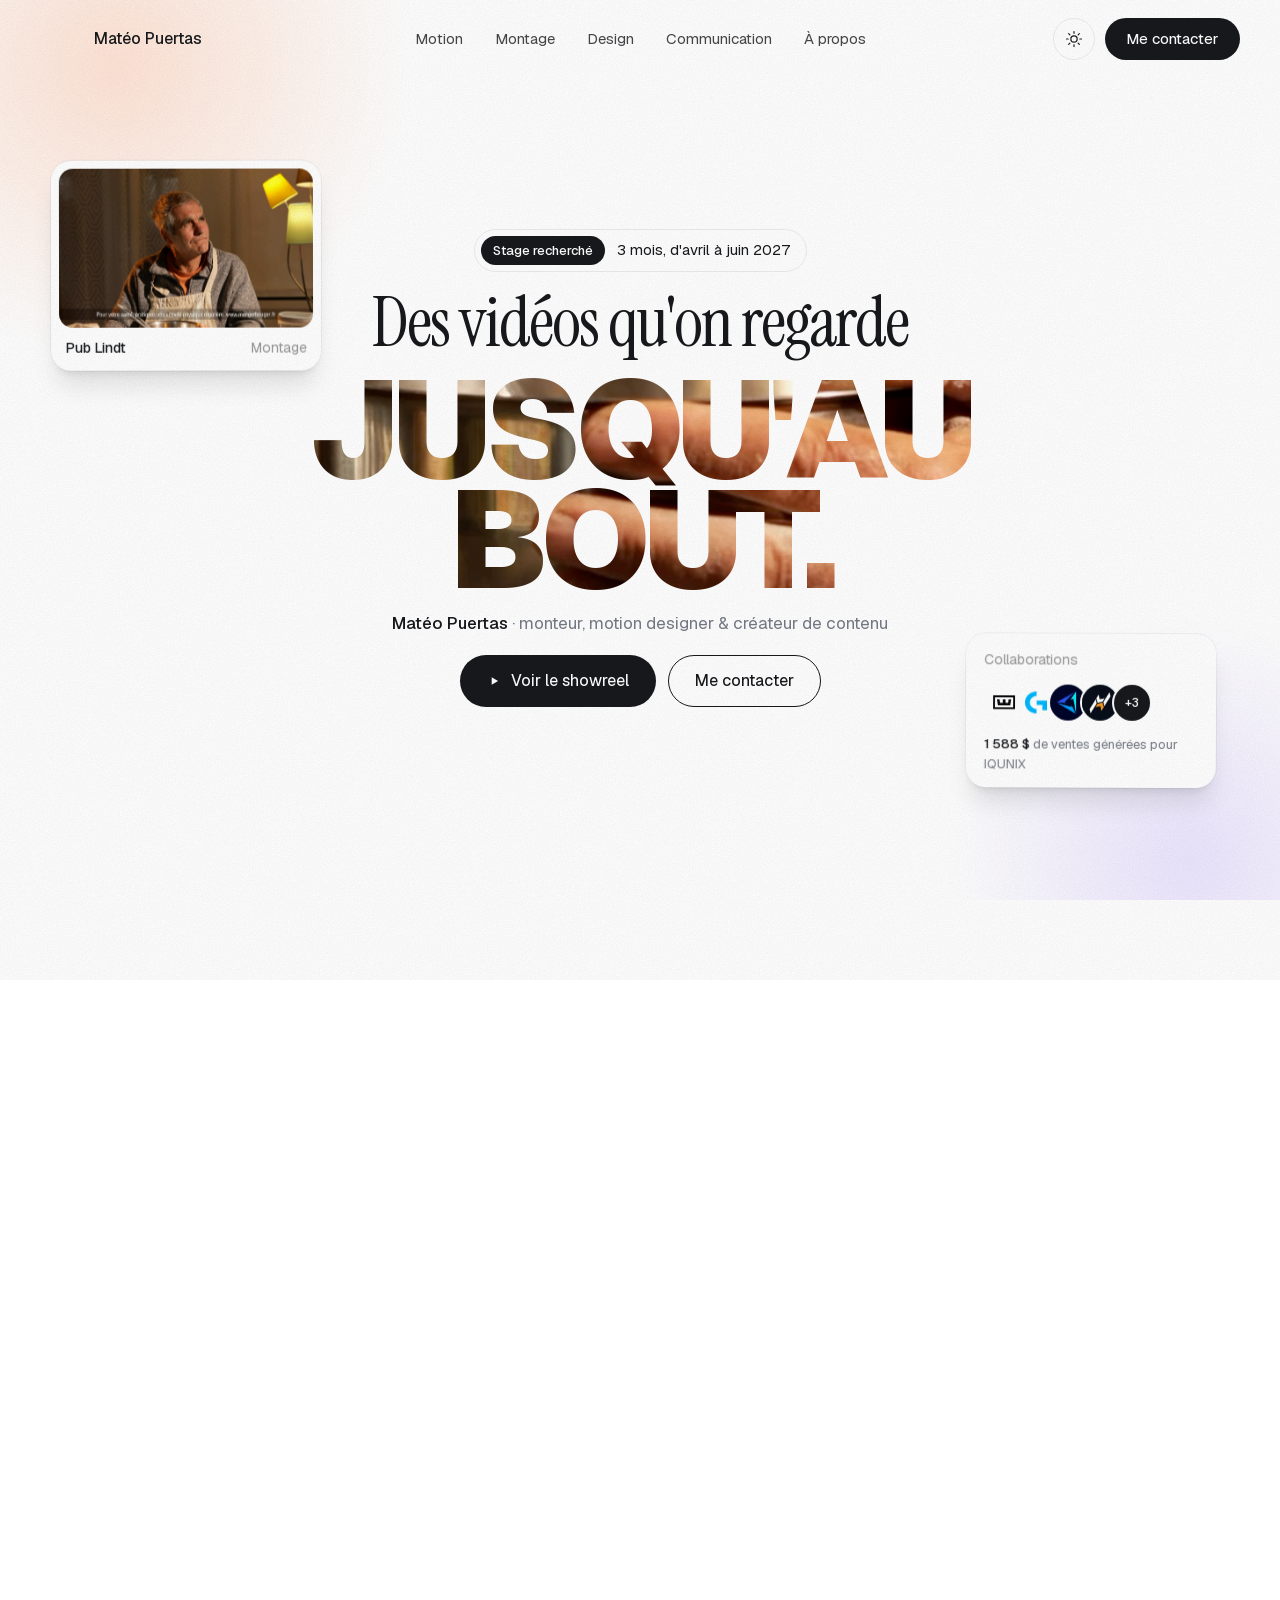
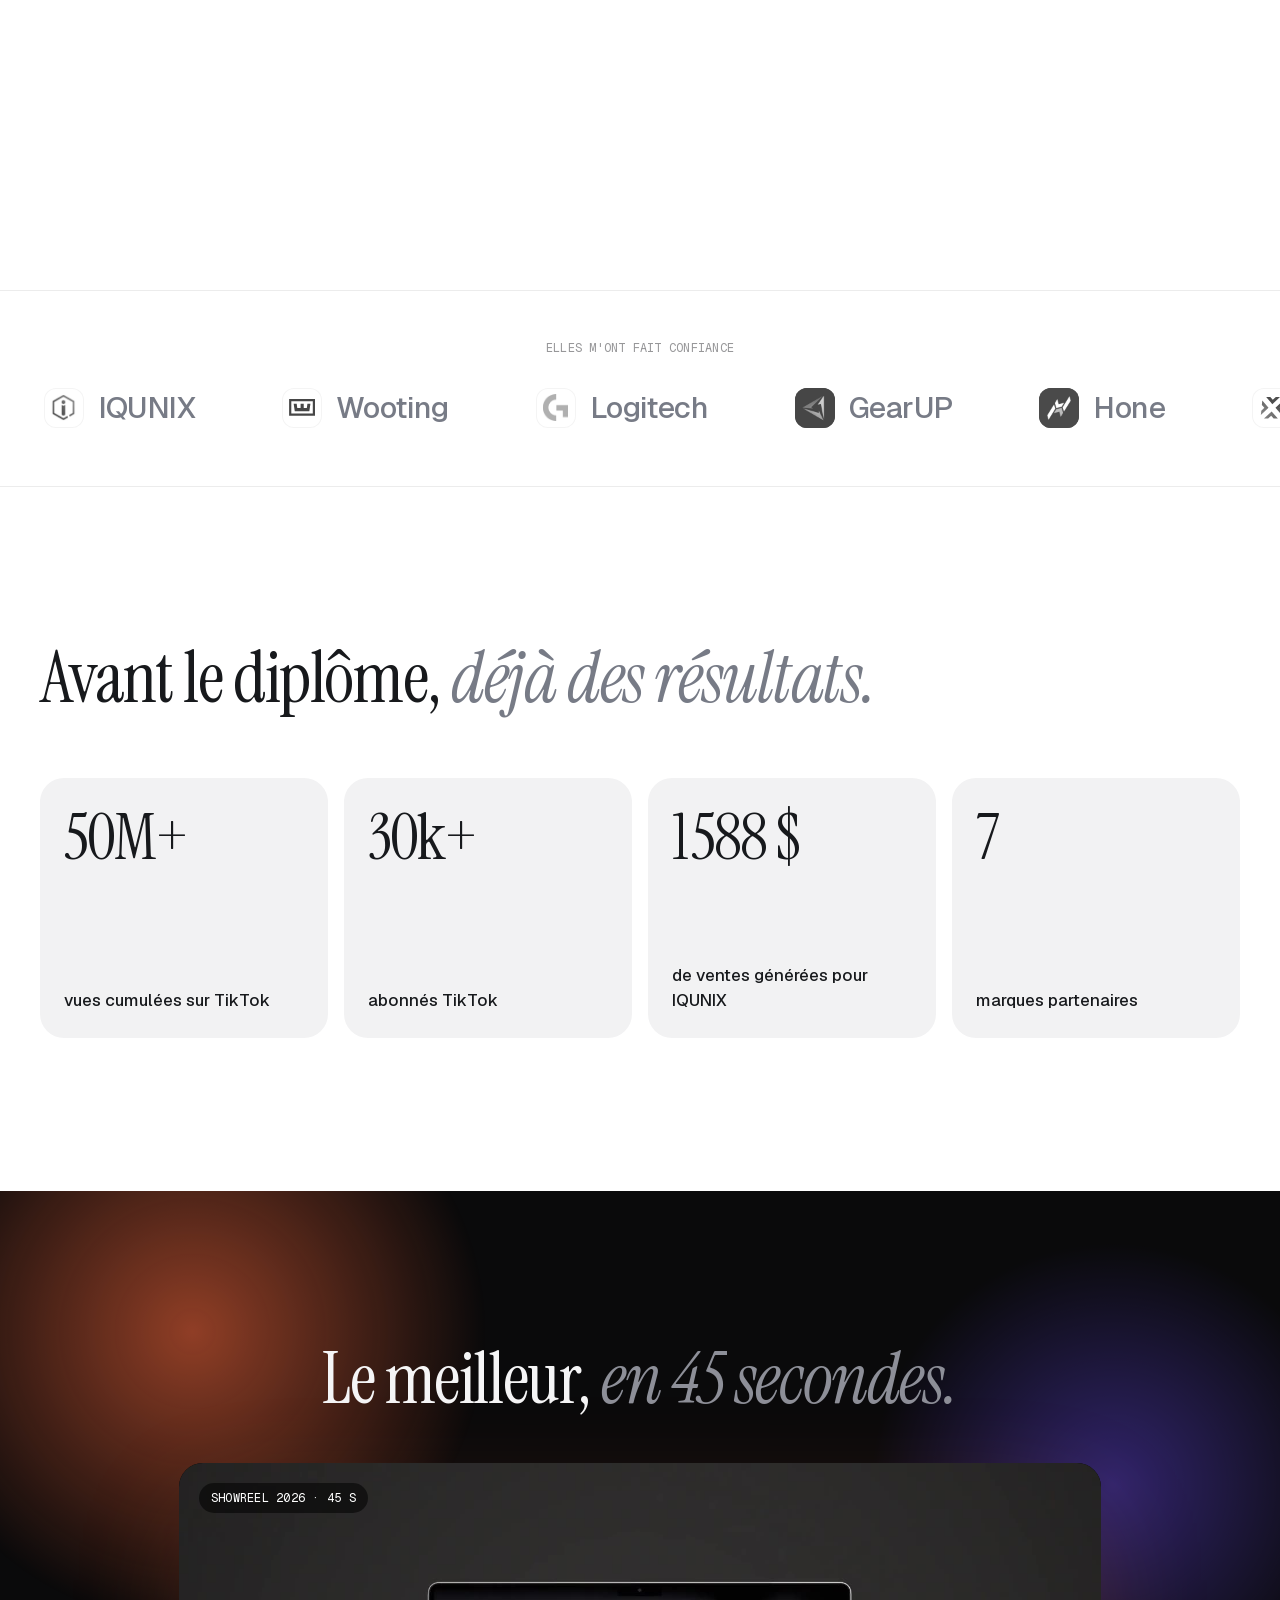
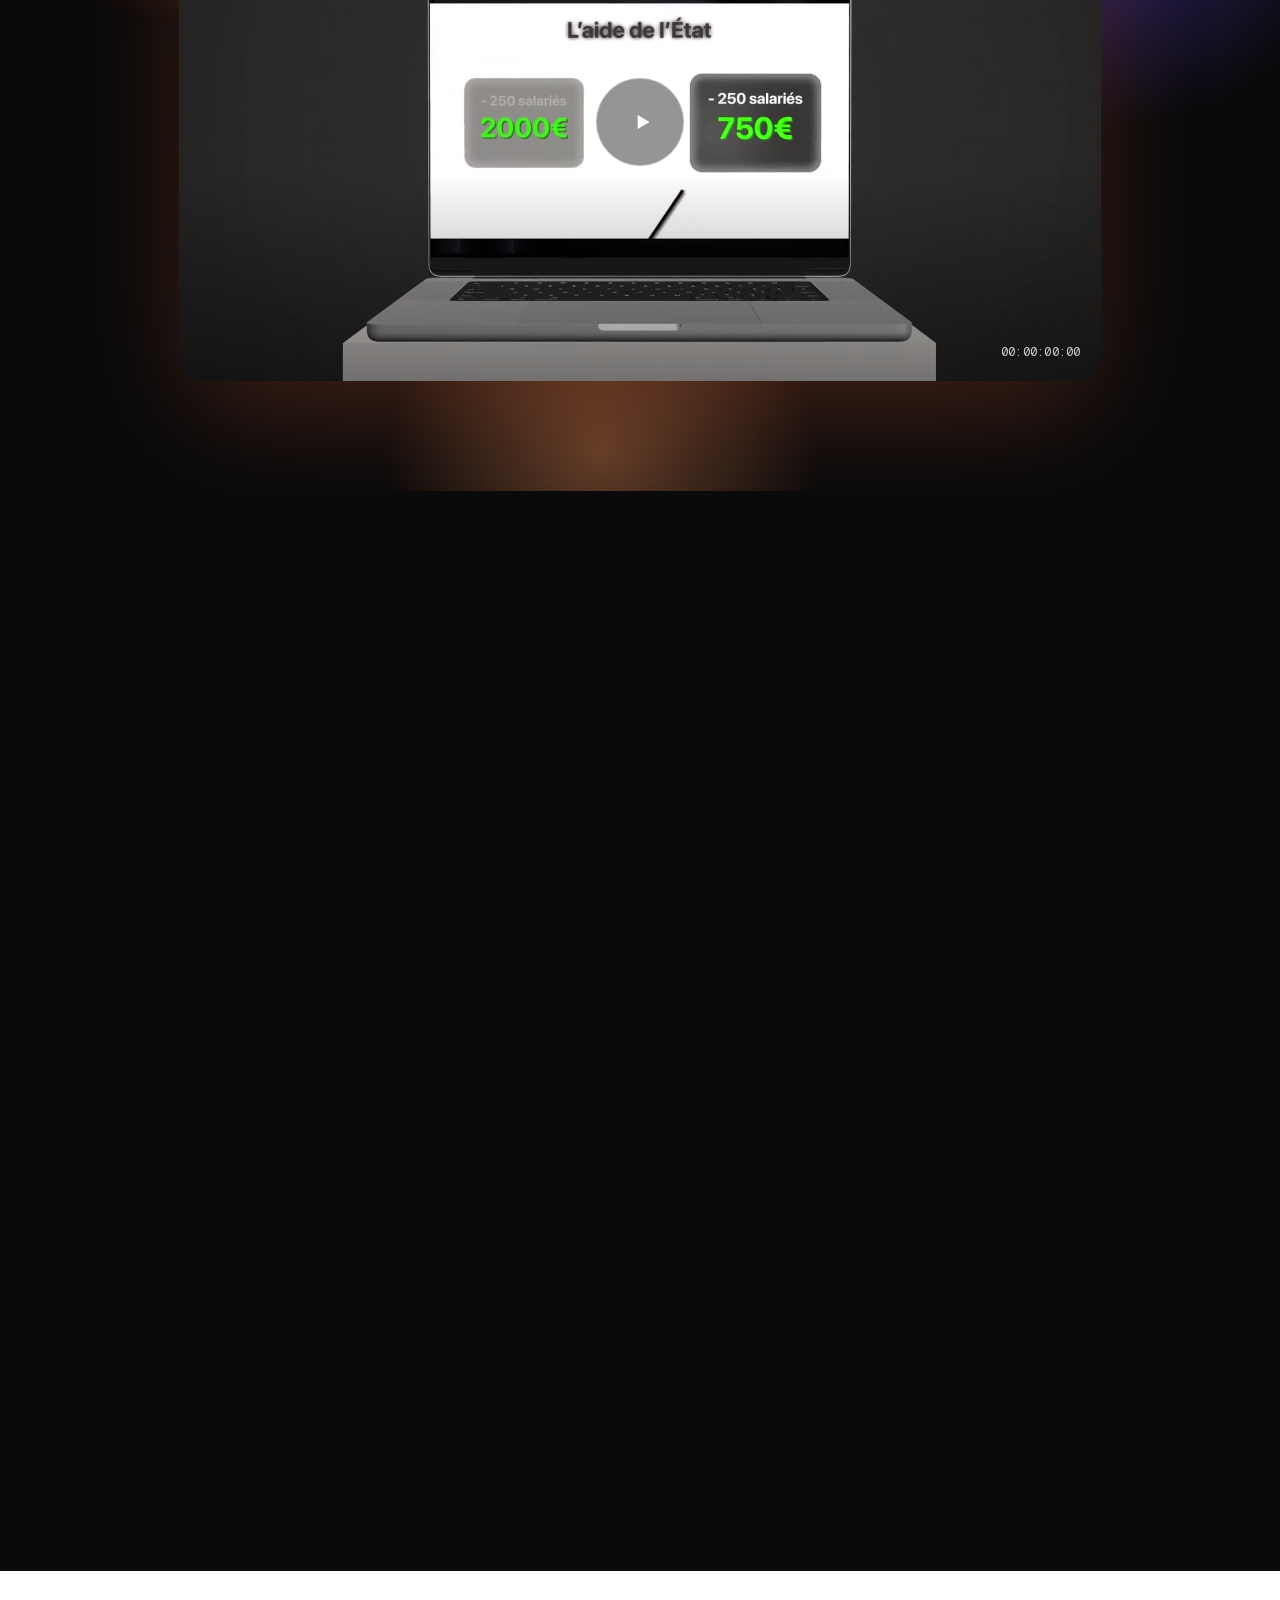
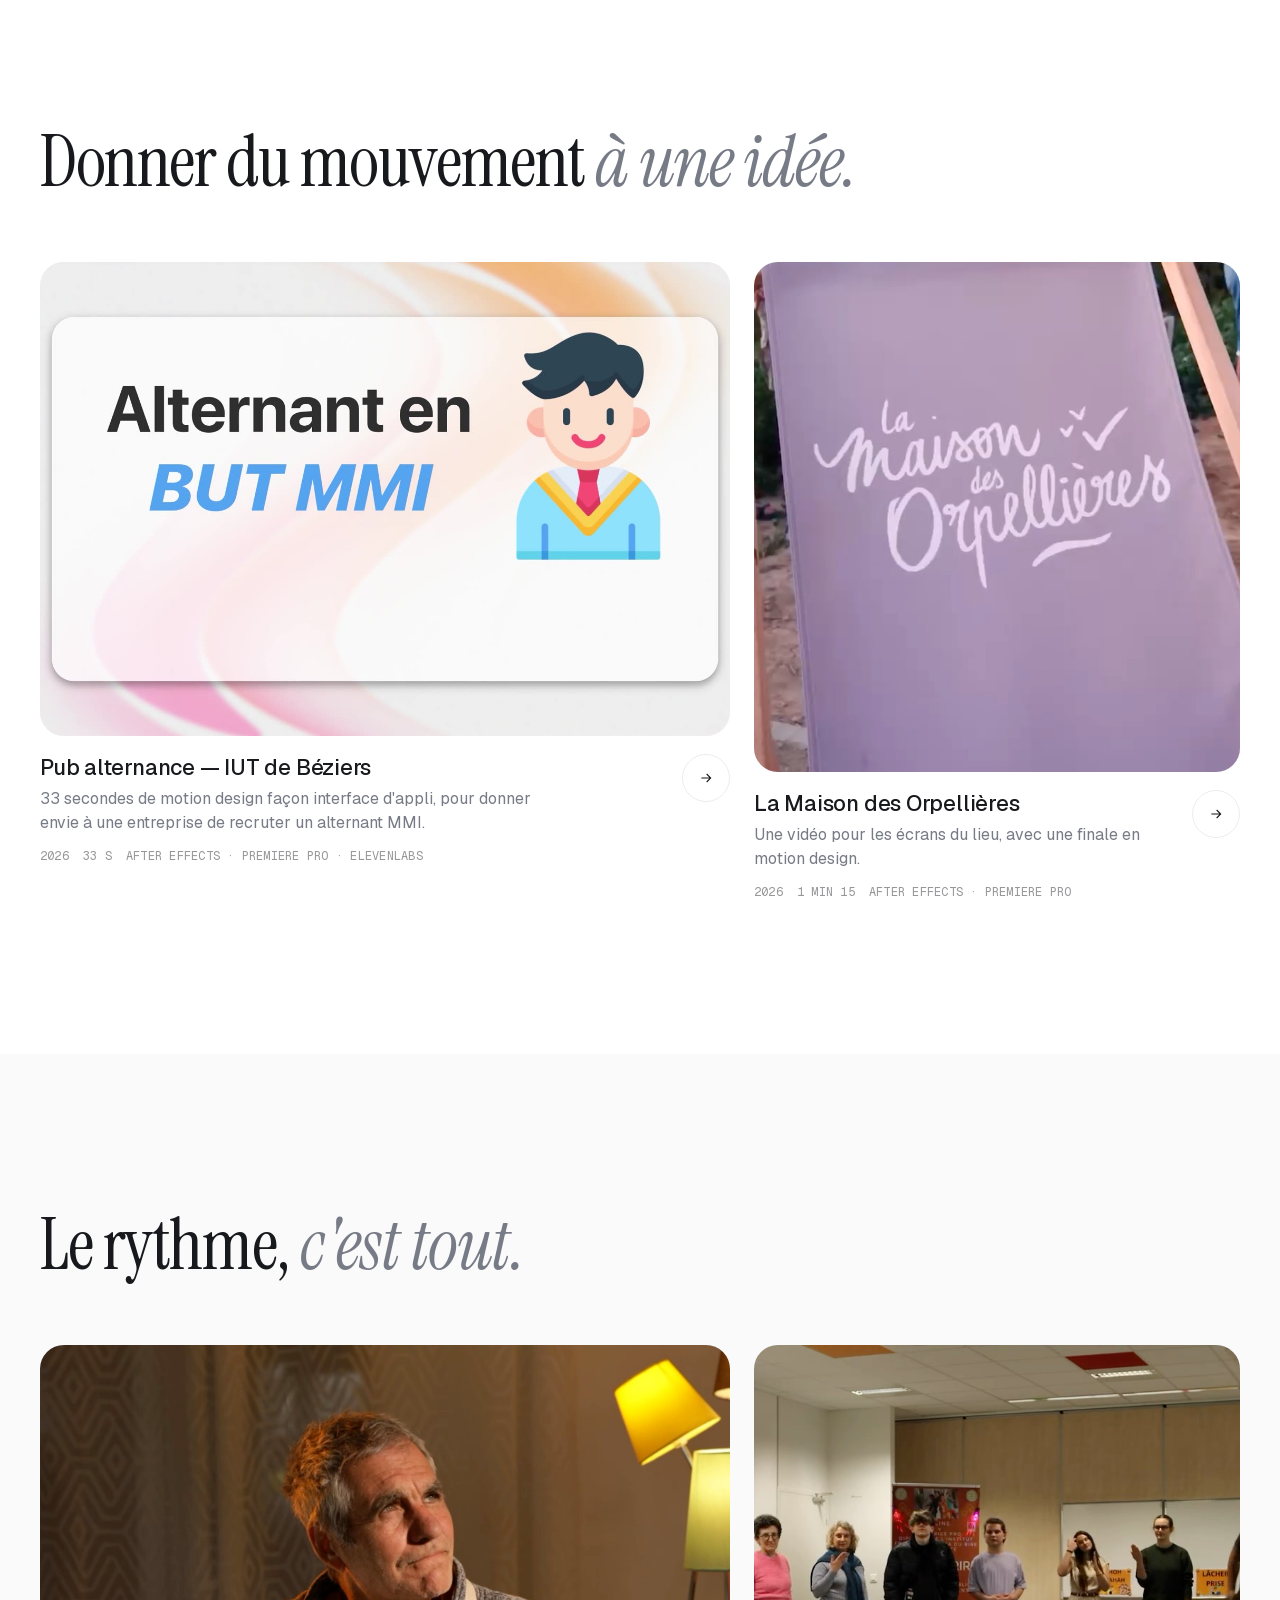
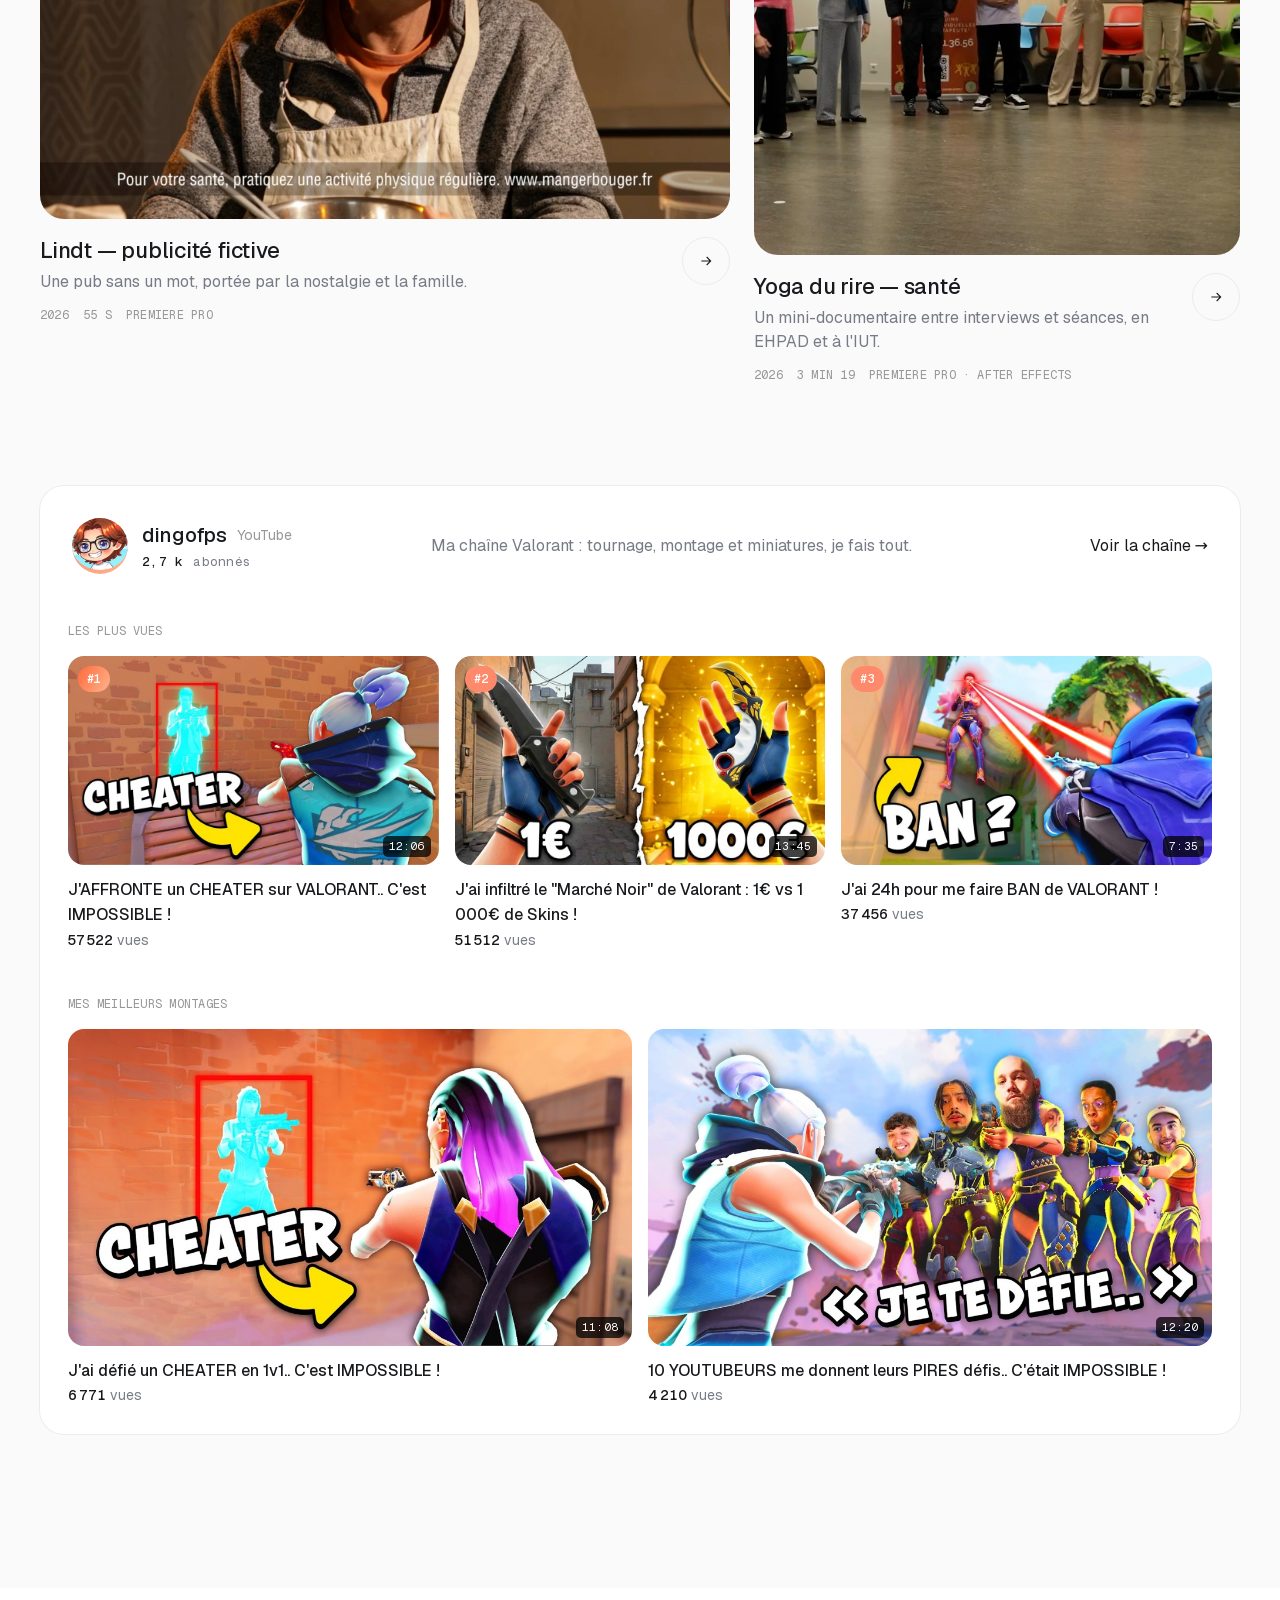
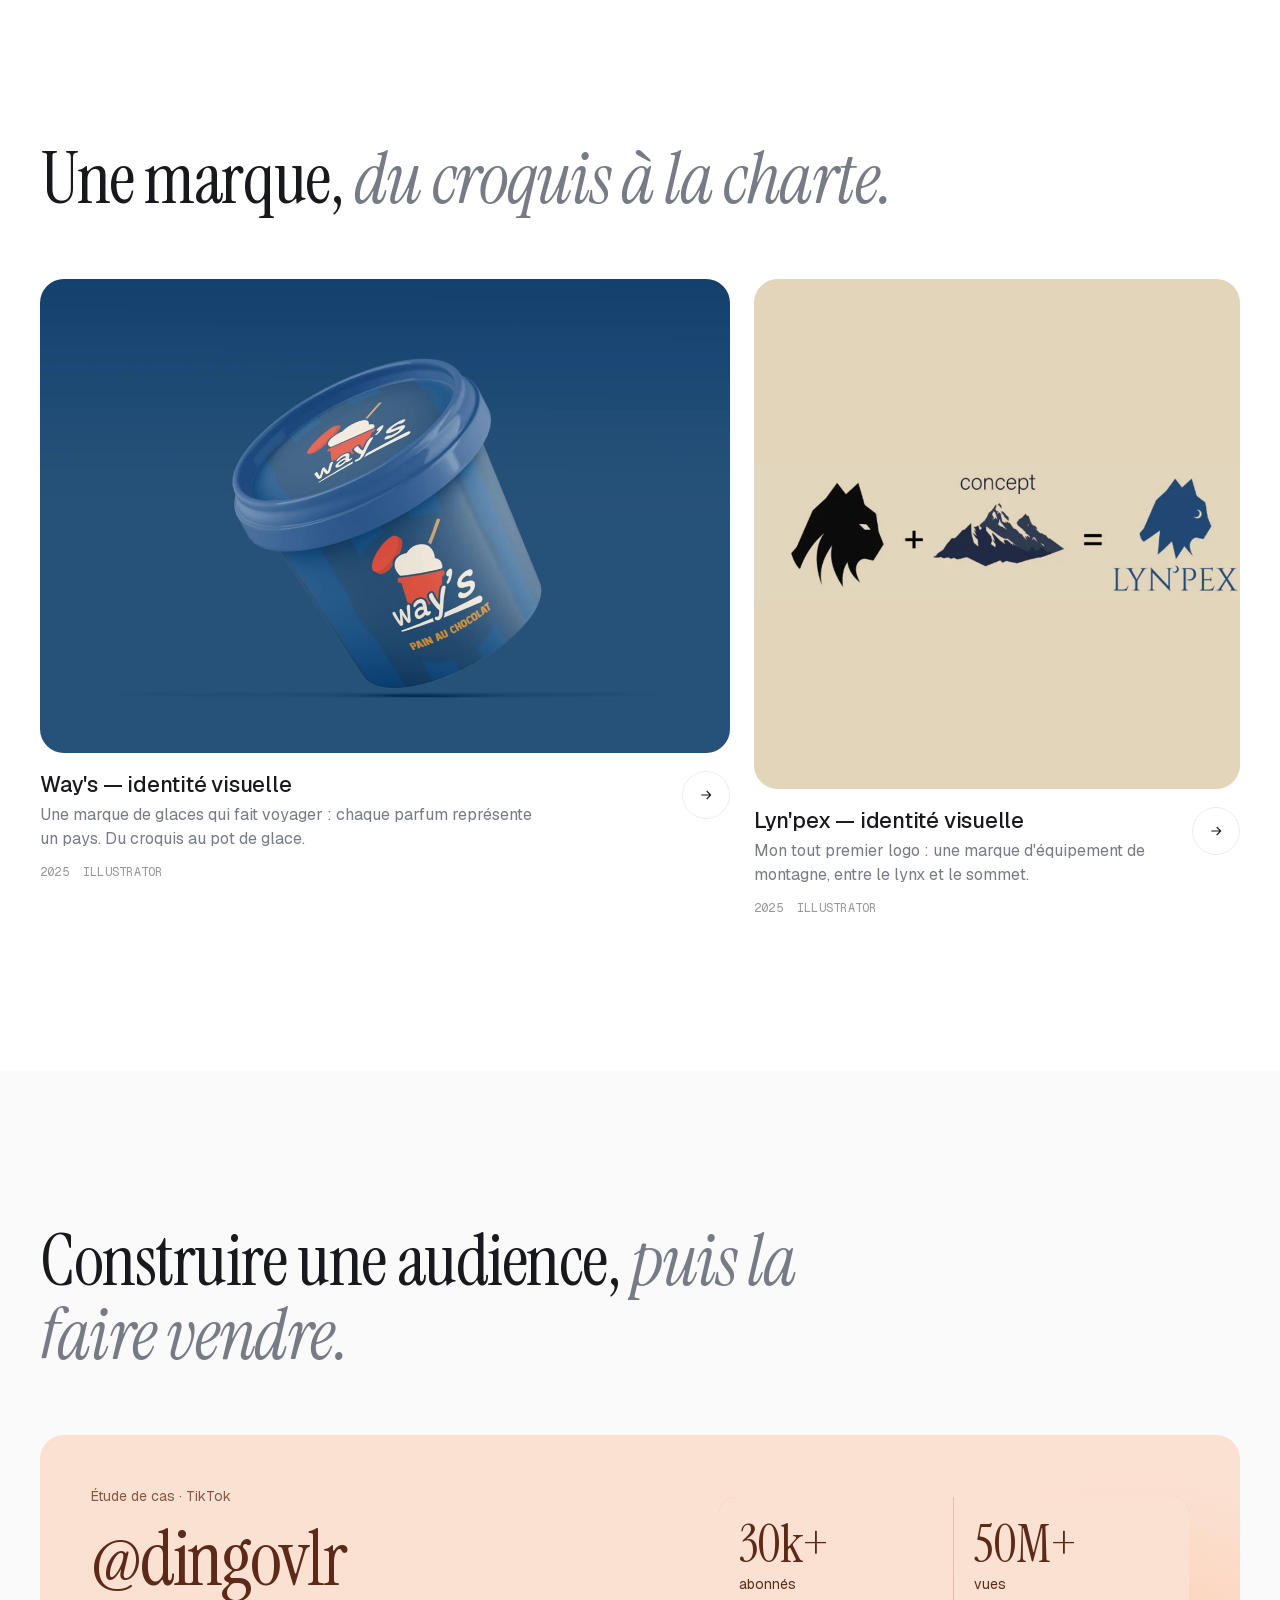
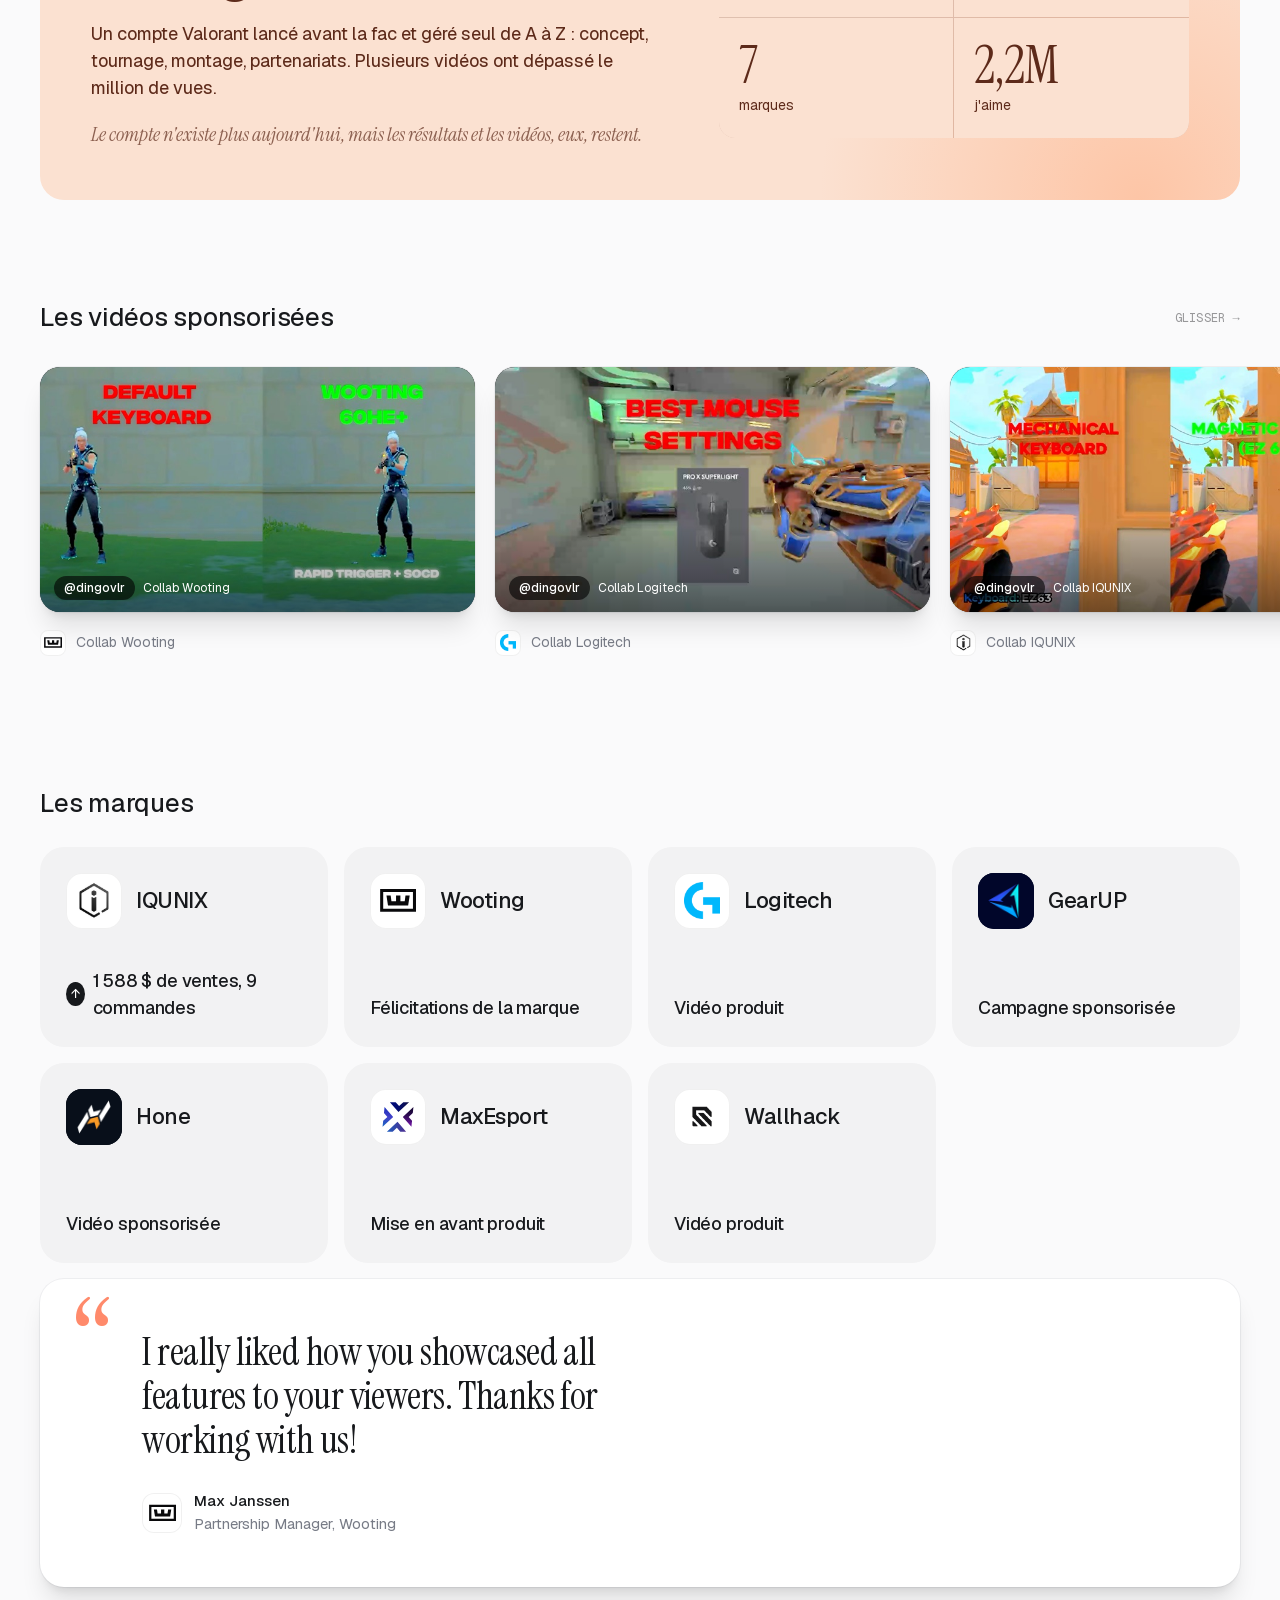
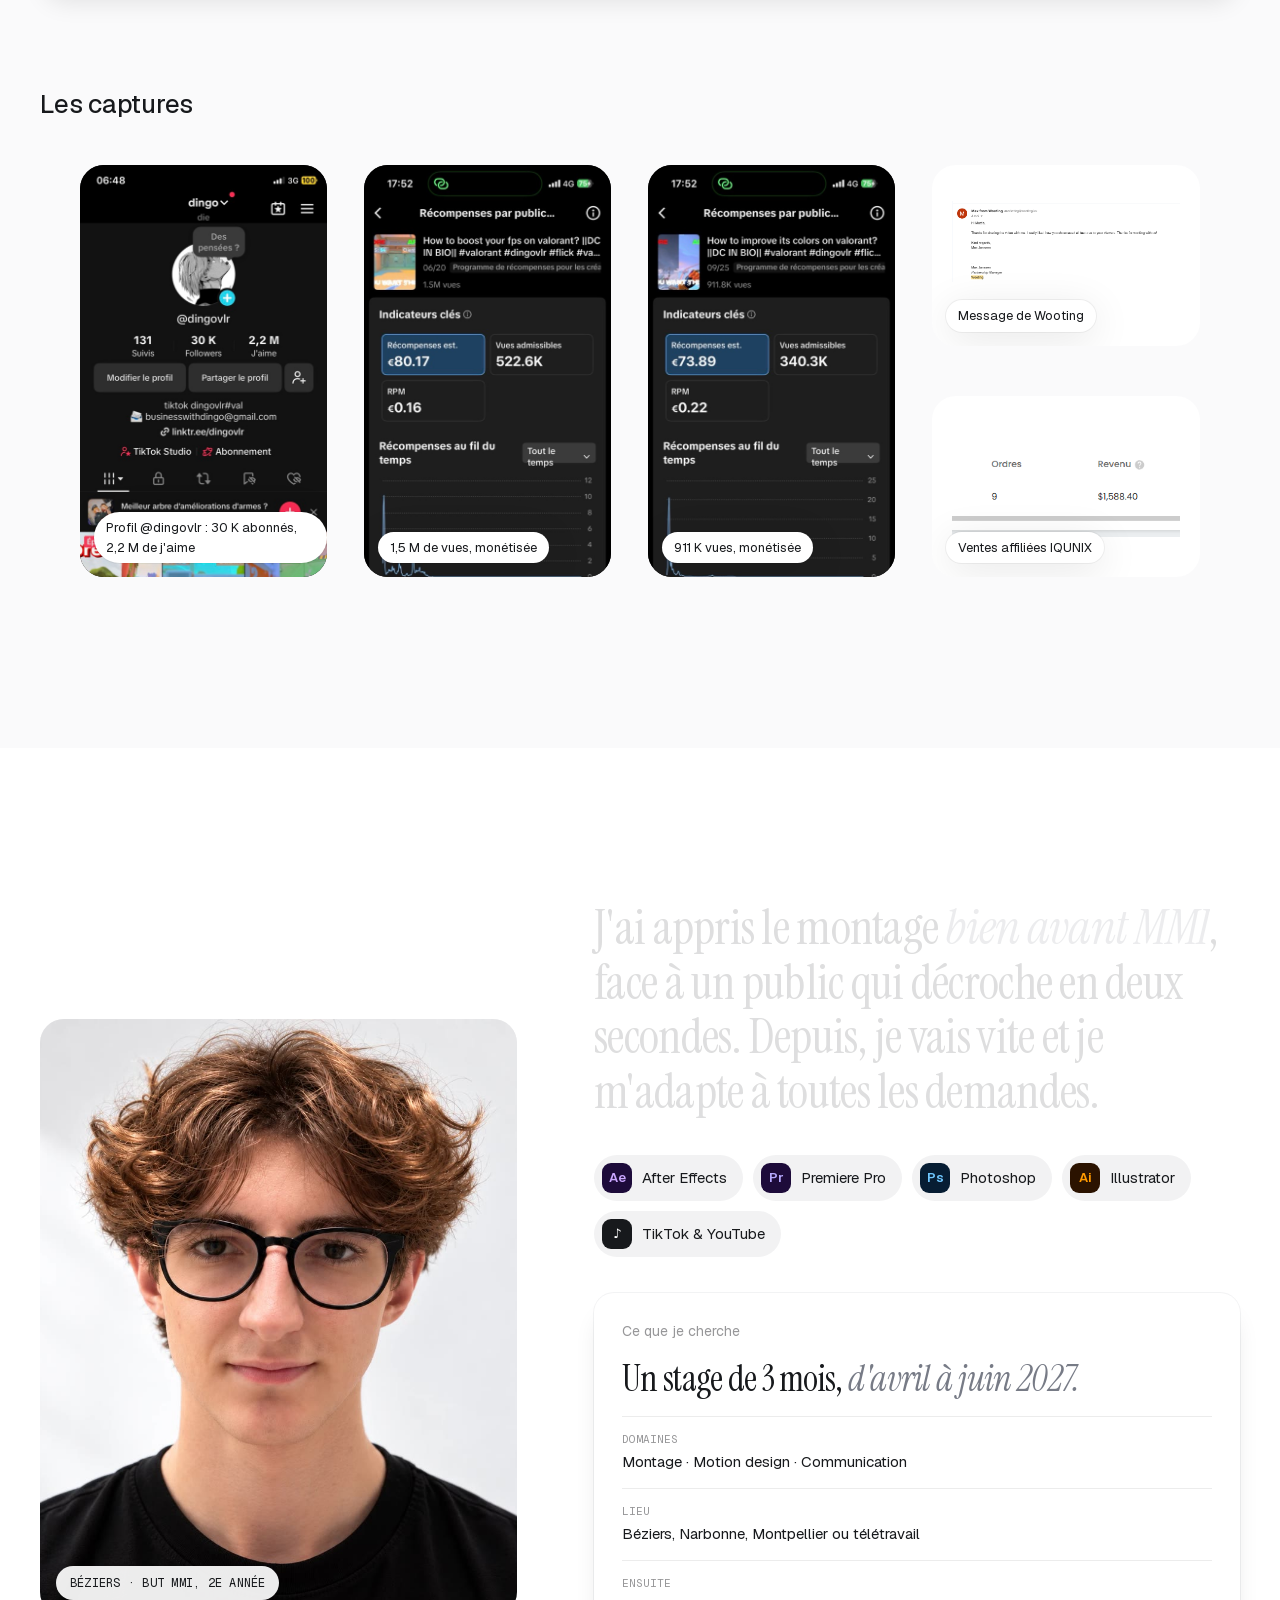
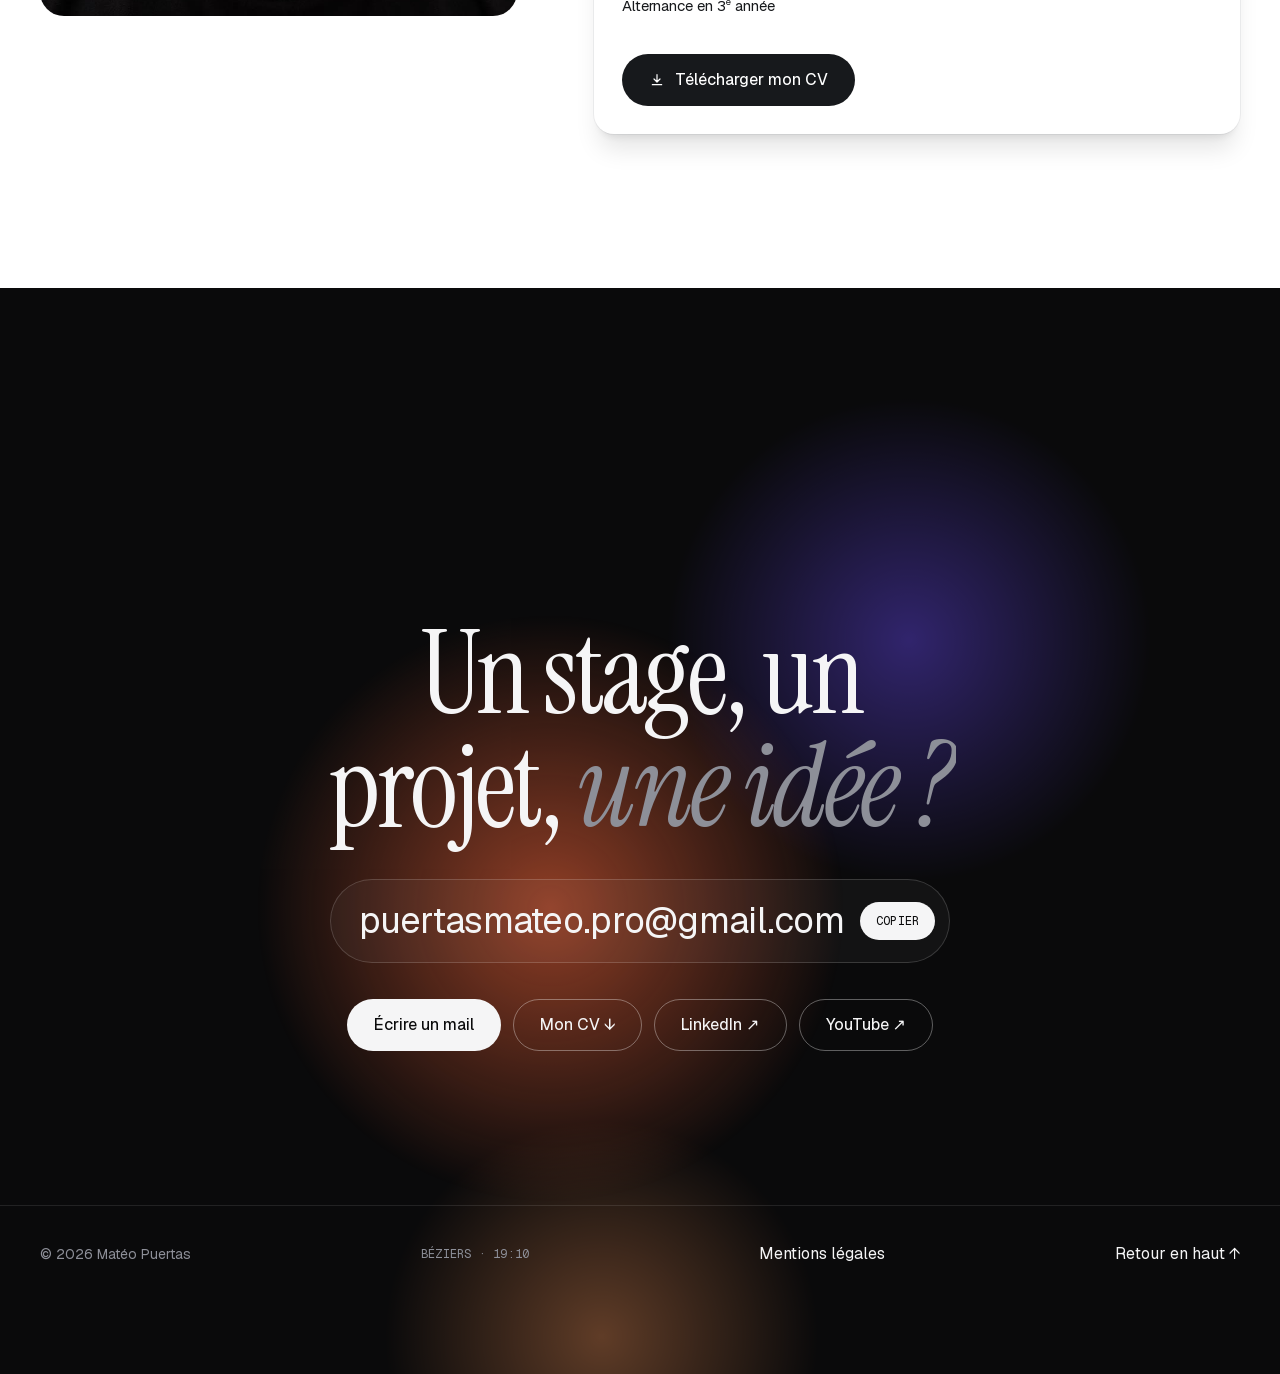
<file: index.html>
<!doctype html>
<html lang="fr">
<head>
  <meta charset="utf-8">
  <meta name="viewport" content="width=device-width, initial-scale=1">
  <title>Matéo Puertas — Monteur & motion designer</title>
  <meta name="description" content="Portfolio de Matéo Puertas, monteur vidéo, motion designer et créateur de contenu. Étudiant BUT MMI à Béziers, disponible en stage d'avril à juin 2027.">
  <meta property="og:title" content="Matéo Puertas — Monteur & motion designer">
  <meta property="og:description" content="50M+ vues, 30k+ abonnés, 7 marques partenaires. Disponible en stage d'avril à juin 2027.">
  <meta property="og:image" content="https://mateopuertas.github.io/assets/img/og-image.jpg">
  <meta property="og:url" content="https://mateopuertas.github.io/">
  <link rel="canonical" href="https://mateopuertas.github.io/">
  <meta property="og:image:width" content="1200">
  <meta property="og:image:height" content="630">
  <meta name="twitter:card" content="summary_large_image">
  <meta property="og:type" content="website">
  <meta name="theme-color" content="#ffffff">
  <link rel="icon" href="assets/img/favicon.png" type="image/png">
  <link rel="apple-touch-icon" href="assets/img/apple-touch-icon.png">
  <link rel="preload" href="assets/fonts/geist-normal-300-900-latin.woff2" as="font" type="font/woff2" crossorigin>
  <link rel="preload" href="assets/fonts/instrument-serif-normal-400-latin.woff2" as="font" type="font/woff2" crossorigin>
  <link rel="stylesheet" href="assets/fonts/fonts.css">
  <link rel="preload" href="assets/videos/hero-reel.mp4" as="video" type="video/mp4">
  <link rel="stylesheet" href="assets/css/style.css">
  <script type="application/ld+json">{"@context": "https://schema.org", "@type": "Person", "name": "Matéo Puertas", "url": "https://mateopuertas.github.io/", "image": "https://mateopuertas.github.io/assets/img/mateo.jpg?v=2", "jobTitle": "Monteur vidéo et motion designer", "email": "mailto:puertasmateo.pro@gmail.com", "address": {"@type": "PostalAddress", "addressLocality": "Béziers", "addressCountry": "FR"}, "alumniOf": {"@type": "CollegeOrUniversity", "name": "IUT de Béziers"}, "knowsAbout": ["Montage vidéo", "Motion design", "After Effects", "Premiere Pro", "Création de contenu"], "sameAs": ["https://www.linkedin.com/in/mat%C3%A9o-puertas/", "https://www.youtube.com/@dingofps1"]}</script>
  <script type="speculationrules">{"prefetch":[{"where":{"href_matches":"/projet.html*"},"eagerness":"moderate"}]}</script>
  <script>
    /* Mode jour à l'arrivée ; le mode nuit choisi est gardé pendant la visite */
    try {
      localStorage.removeItem('theme');
      if (sessionStorage.getItem('theme') === 'dark') document.documentElement.dataset.theme = 'dark';
    } catch (e) {}
    document.documentElement.classList.add('js');
  </script>
</head>
<body>


  <!-- ============ NAVIGATION ============ -->
  <header class="nav" data-nav>
    <a href="#top" class="nav__logo" aria-label="Matéo Puertas, retour en haut">
      <span class="logo-mark" data-logo>mp<i>.</i></span>
      <span class="nav__logo-text">Matéo Puertas</span>
    </a>
    <nav class="nav__links" aria-label="Navigation principale">
      <a href="#motion">Motion</a>
      <a href="#montage">Montage</a>
      <a href="#design">Design</a>
      <a href="#communication">Communication</a>
      <a href="#a-propos">À propos</a>
    </nav>
    <div class="nav__actions">
      <button class="theme-toggle" type="button" aria-label="Changer de thème" data-theme-toggle>
        <svg class="i-sun" viewBox="0 0 24 24" aria-hidden="true"><circle cx="12" cy="12" r="4.2"/><path d="M12 2v2.2M12 19.8V22M4.9 4.9l1.6 1.6M17.5 17.5l1.6 1.6M2 12h2.2M19.8 12H22M4.9 19.1l1.6-1.6M17.5 6.5l1.6-1.6"/></svg>
        <svg class="i-moon" viewBox="0 0 24 24" aria-hidden="true"><path d="M20.5 14.5A8.5 8.5 0 0 1 9.5 3.5a8.5 8.5 0 1 0 11 11Z"/></svg>
      </button>
      <a href="#contact" class="btn btn--fill btn--sm nav__cta">Me contacter</a>
      <button class="nav__burger" type="button" aria-label="Ouvrir le menu" aria-expanded="false" data-menu-toggle><span></span><span></span></button>
    </div>
  </header>

  <div class="menu" data-menu aria-hidden="true">
    <nav class="menu__links">
      <a href="#motion">Motion</a>
      <a href="#montage">Montage</a>
      <a href="#design">Design</a>
      <a href="#communication">Communication</a>
      <a href="#a-propos">À propos</a>
      <a href="#contact">Contact</a>
    </nav>
    <p class="menu__foot">Je cherche un stage de 3 mois, d'avril à juin 2027.</p>
  </div>


  <main id="top" data-lenis-content>

    <!-- ============ HERO : la vidéo joue dans les lettres ============ -->
    <section class="hero" data-chapter="Intro" data-hero>
      <div class="hero__media">
        <video class="hero__video" muted loop playsinline preload="auto" src="assets/videos/hero-reel.mp4" poster="assets/img/hero-reel.jpg" data-hero-video></video>
      </div>

      <!-- Calque masque : fond plein, lettres « transparentes » sur la vidéo -->
      <div class="hero__layer hero__mask" data-hero-mask>
        <!-- Le reste du calque est recopié depuis le calque interface par main.js, pour un alignement parfait -->
        <div class="hero__inner">
          <h1 class="hero__big"><span class="sr-only">Des vidéos qu'on regarde </span><span class="hero__line">Jusqu'au</span><span class="hero__line">bout.</span></h1>
        </div>
      </div>

      <!-- Calque interface -->
      <div class="hero__layer hero__ui" data-hero-ui>
        <div class="glow glow--hero" aria-hidden="true"><span></span><span></span></div>
        <div class="hero__inner">
          <p class="hero__avail" data-hero-fade><span>Stage recherché</span>3 mois, d'avril à juin 2027</p>
          <p class="hero__kicker" data-hero-fade>Des vidéos qu'on regarde</p>
          <div class="hero__big ghost" aria-hidden="true"><span class="hero__line">Jusqu'au</span><span class="hero__line">bout.</span></div>
          <div class="hero__foot" data-hero-fade>
            <p class="hero__sub"><strong>Matéo Puertas</strong> · monteur, motion designer & créateur de contenu</p>
            <div class="btn-row">
              <a href="#showreel" class="btn btn--fill">
                <svg viewBox="0 0 24 24" class="i-play" aria-hidden="true"><path d="M8 5.5v13l11-6.5z"/></svg>
                Voir le showreel
              </a>
              <a href="#contact" class="btn btn--ghost">Me contacter</a>
            </div>
          </div>
        </div>

        <!-- Cartes flottantes -->
        <div class="artifacts" aria-hidden="true">

          <div class="artifact artifact--video" data-depth="1.1">
            <div class="artifact__media">
              <video data-autoplay muted loop playsinline preload="metadata" poster="assets/img/lindt-poster.jpg" src="assets/videos/lindt-preview.mp4"></video>
            </div>
            <div class="artifact__foot"><span>Pub Lindt</span><span class="tag">Montage</span></div>
          </div>


          <div class="artifact artifact--brands" data-depth="1.3">
            <span class="tag">Collaborations</span>
            <div class="brand-stack">
              <span><img src="assets/logos/wooting.svg" alt=""></span><span><img src="assets/logos/logitech.png" alt=""></span><span class="is-full"><img src="assets/logos/gearup.png" alt=""></span><span class="is-full"><img src="assets/logos/hone.png" alt=""></span><span class="more">+3</span>
            </div>
            <p><b>1 588 $</b> de ventes générées pour IQUNIX</p>
          </div>

        </div>
      </div>
    </section>

    <!-- ============ MARQUES ============ -->
    <section class="brands" id="marques" aria-label="Marques partenaires">
      <p class="brands__label mono">Elles m'ont fait confiance</p>
      <div class="marquee" data-marquee></div>
    </section>

    <!-- ============ 01 · PREUVES ============ -->
    <section class="numbers" id="chiffres" data-chapter="Preuves">
      <div class="container">
        <div class="section-head">
          <h2 class="heading-lg" data-split>Avant le diplôme, <em>déjà des résultats.</em></h2>
        </div>
        <div class="numbers__grid" data-numbers></div>
      </div>
    </section>

    <!-- ============ 02 · SHOWREEL ============ -->
    <section class="showreel section--dark" id="showreel" data-chapter="Showreel">
      <div class="showreel__pin">
        <div class="glow glow--dark" aria-hidden="true"><span></span><span></span><span></span></div>
        <div class="showreel__head container">
          <h2 class="heading-lg" data-split>Le meilleur, <em>en 45 secondes.</em></h2>
        </div>
        <div class="showreel__frame" data-showreel>
          <video muted loop playsinline preload="metadata" data-showreel-video></video>
          <div class="showreel__ui">
            <span class="mono showreel__badge" data-showreel-badge>Showreel 2026</span>
            <button class="play-btn" type="button" aria-label="Voir le showreel en grand">
              <svg viewBox="0 0 24 24" aria-hidden="true"><path d="M8 5.5v13l11-6.5z"/></svg>
            </button>
            <span class="mono showreel__tc" data-live-tc>00:00:00:00</span>
          </div>
        </div>
      </div>
    </section>

    <!-- ============ 03 · MOTION ============ -->
    <section class="work" id="motion" data-chapter="Motion">
      <div class="container">
        <div class="section-head">
          <h2 class="heading-lg" data-split>Donner du mouvement <em>à une idée.</em></h2>
        </div>
        <div class="work__grid" data-projects="motion"></div>
      </div>
    </section>

    <!-- ============ 04 · MONTAGE ============ -->
    <section class="work work--fog" id="montage" data-chapter="Montage">
      <div class="container">
        <div class="section-head">
          <h2 class="heading-lg" data-split>Le rythme, <em>c'est tout.</em></h2>
        </div>
        <div class="work__grid" data-projects="montage"></div>

        <!-- Chaîne YouTube -->
        <div class="yt" data-reveal>
          <div class="yt__info">
            <div class="yt__channel">
              <img class="yt__avatar" src="assets/img/yt/dingofps.jpg" alt="Logo de la chaîne dingofps" width="56" height="56" loading="lazy">
              <div>
                <p class="yt__name">dingofps <span class="tag">YouTube</span></p>
                <p class="yt__subs mono"><b data-yt-subs>2,7 k</b> abonnés</p>
              </div>
            </div>
            <p class="yt__desc">Ma chaîne Valorant : tournage, montage et miniatures, je fais tout.</p>
            <a href="https://www.youtube.com/@dingofps1" target="_blank" rel="noopener" class="link-arrow">Voir la chaîne →</a>
          </div>
          <div class="yt__videos" data-yt-videos></div>
        </div>
      </div>
    </section>

    <!-- ============ DESIGN GRAPHIQUE ============ -->
    <section class="work" id="design" data-chapter="Design">
      <div class="container">
        <div class="section-head">
          <h2 class="heading-lg" data-split>Une marque, <em>du croquis à la charte.</em></h2>
        </div>
        <div class="work__grid" data-projects="design"></div>
      </div>
    </section>

    <!-- ============ 05 · COMMUNICATION ============ -->
    <section class="com work--fog" id="communication" data-chapter="Audience">
      <div class="container">
        <div class="section-head">
          <h2 class="heading-lg" data-split>Construire une audience, <em>puis la faire vendre.</em></h2>
        </div>

        <!-- Carte d'accent (pêche) -->
        <article class="case-card" data-reveal>
          <div class="case-card__text">
            <p class="tag tag--sienna">Étude de cas · TikTok</p>
            <h3 class="case-card__title" data-tt-compte>@dingovlr</h3>
            <p class="case-card__body" data-tt-texte></p>
            <p class="case-card__note" data-tt-note></p>
          </div>
          <div class="case-card__stats">
            <div><span class="case-num" data-tt-abonnes>30k+</span><span>abonnés</span></div>
            <div><span class="case-num" data-tt-vues>50M+</span><span>vues</span></div>
            <div><span class="case-num">7</span><span>marques</span></div>
            <div><span class="case-num" data-tt-jaime>2,2M</span><span>j'aime</span></div>
          </div>
        </article>

        <!-- Vidéos sponsorisées -->
        <div class="phones-wrap">
          <div class="phones-head">
            <h3 class="heading-sm">Les vidéos sponsorisées</h3>
            <p class="phones-hint mono">Glisser →</p>
          </div>
          <div class="phones" data-phones></div>
        </div>

        <!-- Collaborations -->
        <div class="collabs">
          <div class="collabs__head">
            <h3 class="heading-sm">Les marques</h3>
          </div>
          <div class="collabs__grid" data-collabs></div>
          <figure class="quote" data-quote data-reveal></figure>
        </div>

        <!-- Preuves -->
        <div class="proofs-head">
          <h3 class="heading-sm">Les captures</h3>
        </div>
        <div class="proofs" data-proofs></div>
      </div>
    </section>

    <!-- ============ 06 · À PROPOS ============ -->
    <section class="about" id="a-propos" data-chapter="Moi">
      <div class="container">
        <div class="about__grid">
          <figure class="about__photo" data-reveal>
            <img src="assets/img/mateo.jpg?v=2" alt="Portrait de Matéo Puertas" loading="lazy">
            <figcaption class="mono">Béziers · BUT MMI, 2e année</figcaption>
          </figure>
          <div class="about__text">
            <p class="about__lead" data-split-lines>J'ai appris le montage <em>bien avant MMI</em>, face à un public qui décroche en deux secondes. Depuis, je vais vite et je m'adapte à toutes les demandes.</p>
            <div class="tools" data-reveal>
              <span class="tool"><b class="tool__ic tool__ic--ae">Ae</b>After Effects</span>
              <span class="tool"><b class="tool__ic tool__ic--pr">Pr</b>Premiere Pro</span>
              <span class="tool"><b class="tool__ic tool__ic--ps">Ps</b>Photoshop</span>
              <span class="tool"><b class="tool__ic tool__ic--ai">Ai</b>Illustrator</span>
              <span class="tool"><b class="tool__ic">♪</b>TikTok & YouTube</span>
            </div>
            <aside class="looking" data-reveal>
              <p class="tag">Ce que je cherche</p>
              <h3 class="looking__title">Un stage de 3 mois, <em>d'avril à juin 2027.</em></h3>
              <dl class="looking__list">
                <div><dt>Domaines</dt><dd>Montage · Motion design · Communication</dd></div>
                <div><dt>Lieu</dt><dd>Béziers, Narbonne, Montpellier ou télétravail</dd></div>
                <div><dt>Ensuite</dt><dd>Alternance en 3<sup>e</sup> année</dd></div>
              </dl>
              <a href="assets/cv/CV-Mateo-Puertas.pdf" class="btn btn--fill" download data-cv>
                <svg viewBox="0 0 24 24" class="i-dl" aria-hidden="true"><path d="M12 4v11m0 0l-4.5-4.5M12 15l4.5-4.5M5 19h14"/></svg>
                Télécharger mon CV
              </a>
            </aside>
          </div>
        </div>
      </div>
    </section>

    <!-- ============ 07 · CONTACT ============ -->
    <section class="contact section--dark" id="contact" data-chapter="Contact">
      <div class="glow glow--dark glow--contact" aria-hidden="true"><span></span><span></span><span></span></div>
      <div class="container contact__inner">
        <div class="contact__sign" data-logo-anim aria-hidden="true"></div>
        <h2 class="display contact__title" data-split>Un stage, un projet, <em>une idée ?</em></h2>
        <button class="contact__mail" type="button" data-copy-mail>
          <span data-mail-text>puertasmateo.pro@gmail.com</span>
          <span class="contact__copy mono" data-copy-label>Copier</span>
        </button>
        <div class="btn-row btn-row--center">
          <a href="mailto:puertasmateo.pro@gmail.com" class="btn btn--light" data-mailto>Écrire un mail</a>
          <a href="assets/cv/CV-Mateo-Puertas.pdf" class="btn btn--ghost-light" download data-cv>Mon CV ↓</a>
          <a href="https://www.linkedin.com/in/mat%C3%A9o-puertas/" target="_blank" rel="noopener" class="btn btn--ghost-light">LinkedIn ↗</a>
          <a href="https://www.youtube.com/@dingofps1" target="_blank" rel="noopener" class="btn btn--ghost-light">YouTube ↗</a>
        </div>
      </div>
      <footer class="footer container">
        <span>© 2026 Matéo Puertas</span>
        <span class="mono">Béziers · <span data-clock>--:--</span></span>
        <a href="mentions-legales.html" class="link-arrow">Mentions légales</a>
        <a href="#top" class="link-arrow">Retour en haut ↑</a>
      </footer>
    </section>
  </main>

  <!-- ============ LECTEUR ============ -->
  <div class="lightbox" data-lightbox aria-hidden="true" role="dialog" aria-label="Lecteur vidéo">
    <button class="lightbox__close" type="button" aria-label="Fermer" data-lightbox-close>
      <svg viewBox="0 0 24 24" aria-hidden="true"><path d="M6 6l12 12M18 6L6 18"/></svg>
    </button>
    <div class="lightbox__stage" data-lightbox-stage></div>
  </div>

  <script src="assets/vendor/gsap.min.js"></script>
  <script src="assets/vendor/ScrollTrigger.min.js"></script>
  <script src="assets/vendor/lenis.min.js"></script>
  <script src="assets/js/data.js"></script>
  <script src="assets/js/main.js"></script>
</body>
</html>
</file>
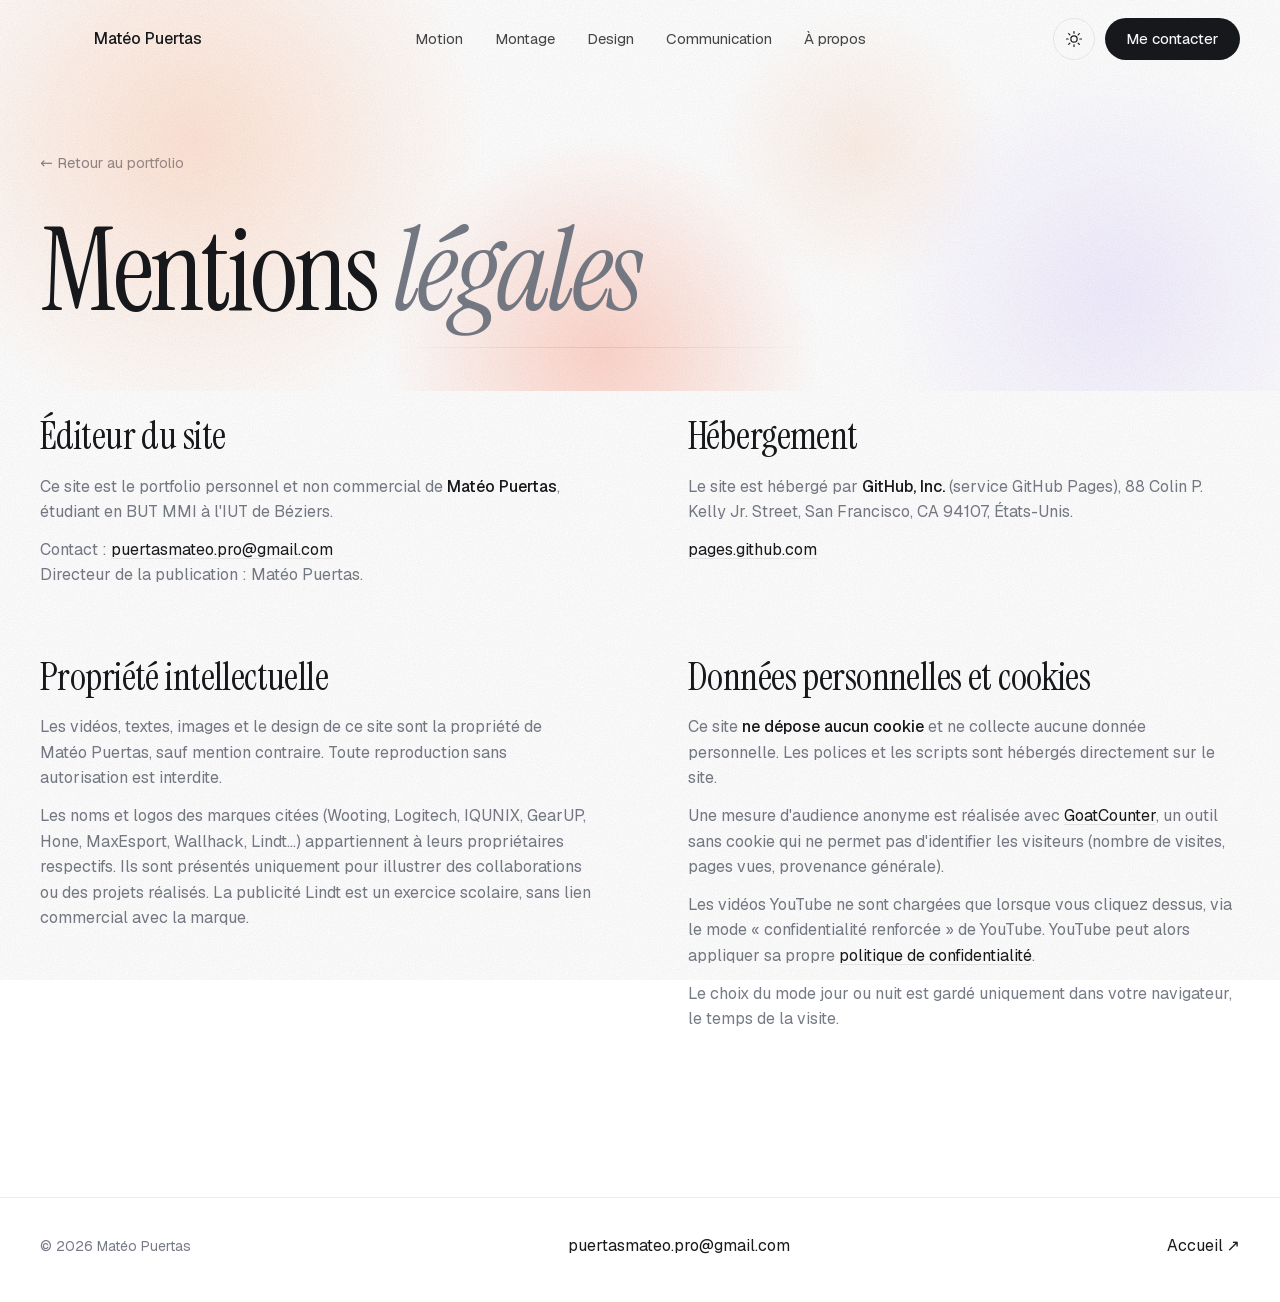
<file: mentions-legales.html>
<!doctype html>
<html lang="fr">
<head>
  <meta charset="utf-8">
  <meta name="viewport" content="width=device-width, initial-scale=1">
  <title>Mentions légales — Matéo Puertas</title>
  <meta name="description" content="Mentions légales et politique de confidentialité du portfolio de Matéo Puertas.">
  <meta name="robots" content="noindex">
  <link rel="icon" href="assets/img/favicon.png" type="image/png">
  <link rel="apple-touch-icon" href="assets/img/apple-touch-icon.png">
  <link rel="preload" href="assets/fonts/geist-normal-300-900-latin.woff2" as="font" type="font/woff2" crossorigin>
  <link rel="preload" href="assets/fonts/instrument-serif-normal-400-latin.woff2" as="font" type="font/woff2" crossorigin>
  <link rel="stylesheet" href="assets/fonts/fonts.css">
  <link rel="stylesheet" href="assets/css/style.css">
  <script>
    try { if (sessionStorage.getItem('theme') === 'dark') document.documentElement.dataset.theme = 'dark'; } catch (e) {}
    document.documentElement.classList.add('js');
  </script>
</head>
<body data-page="legal">


  <header class="nav" data-nav>
    <a href="index.html" class="nav__logo" aria-label="Matéo Puertas, accueil">
      <span class="logo-mark" data-logo>mp<i>.</i></span>
      <span class="nav__logo-text">Matéo Puertas</span>
    </a>
    <nav class="nav__links" aria-label="Navigation principale">
      <a href="index.html#motion">Motion</a>
      <a href="index.html#montage">Montage</a>
      <a href="index.html#design">Design</a>
      <a href="index.html#communication">Communication</a>
      <a href="index.html#a-propos">À propos</a>
    </nav>
    <div class="nav__actions">
      <button class="theme-toggle" type="button" aria-label="Changer de thème" data-theme-toggle>
        <svg class="i-sun" viewBox="0 0 24 24" aria-hidden="true"><circle cx="12" cy="12" r="4.2"/><path d="M12 2v2.2M12 19.8V22M4.9 4.9l1.6 1.6M17.5 17.5l1.6 1.6M2 12h2.2M19.8 12H22M4.9 19.1l1.6-1.6M17.5 6.5l1.6-1.6"/></svg>
        <svg class="i-moon" viewBox="0 0 24 24" aria-hidden="true"><path d="M20.5 14.5A8.5 8.5 0 0 1 9.5 3.5a8.5 8.5 0 1 0 11 11Z"/></svg>
      </button>
      <a href="index.html#contact" class="btn btn--fill btn--sm nav__cta">Me contacter</a>
      <button class="nav__burger" type="button" aria-label="Ouvrir le menu" aria-expanded="false" data-menu-toggle><span></span><span></span></button>
    </div>
  </header>

  <div class="menu" data-menu aria-hidden="true">
    <nav class="menu__links">
      <a href="index.html#motion">Motion</a>
      <a href="index.html#montage">Montage</a>
      <a href="index.html#design">Design</a>
      <a href="index.html#communication">Communication</a>
      <a href="index.html#a-propos">À propos</a>
      <a href="index.html#contact">Contact</a>
    </nav>
    <p class="menu__foot">Je cherche un stage de 3 mois, d'avril à juin 2027.</p>
  </div>

  <main>
    <section class="project-hero">
      <div class="glow" aria-hidden="true"><span></span><span></span><span></span><span></span></div>
      <div class="container">
        <a href="index.html" class="back">← Retour au portfolio</a>
        <h1 class="display project-hero__title" data-split>Mentions <em>légales</em></h1>
      </div>
    </section>

    <section class="legal">
      <div class="container legal__grid">
        <div class="legal__block" data-reveal>
          <h2>Éditeur du site</h2>
          <p>Ce site est le portfolio personnel et non commercial de <strong>Matéo Puertas</strong>, étudiant en BUT MMI à l'IUT de Béziers.</p>
          <p>Contact : <a href="mailto:puertasmateo.pro@gmail.com" data-mail-link>puertasmateo.pro@gmail.com</a><br>Directeur de la publication : Matéo Puertas.</p>
        </div>

        <div class="legal__block" data-reveal>
          <h2>Hébergement</h2>
          <p>Le site est hébergé par <strong>GitHub, Inc.</strong> (service GitHub Pages), 88 Colin P. Kelly Jr. Street, San Francisco, CA 94107, États-Unis.</p>
          <p><a href="https://pages.github.com" target="_blank" rel="noopener">pages.github.com</a></p>
        </div>

        <div class="legal__block" data-reveal>
          <h2>Propriété intellectuelle</h2>
          <p>Les vidéos, textes, images et le design de ce site sont la propriété de Matéo Puertas, sauf mention contraire. Toute reproduction sans autorisation est interdite.</p>
          <p>Les noms et logos des marques citées (Wooting, Logitech, IQUNIX, GearUP, Hone, MaxEsport, Wallhack, Lindt…) appartiennent à leurs propriétaires respectifs. Ils sont présentés uniquement pour illustrer des collaborations ou des projets réalisés. La publicité Lindt est un exercice scolaire, sans lien commercial avec la marque.</p>
        </div>

        <div class="legal__block" data-reveal>
          <h2>Données personnelles et cookies</h2>
          <p>Ce site <strong>ne dépose aucun cookie</strong> et ne collecte aucune donnée personnelle. Les polices et les scripts sont hébergés directement sur le site.</p>
          <p>Une mesure d'audience anonyme est réalisée avec <a href="https://www.goatcounter.com" target="_blank" rel="noopener">GoatCounter</a>, un outil sans cookie qui ne permet pas d'identifier les visiteurs (nombre de visites, pages vues, provenance générale).</p>
          <p>Les vidéos YouTube ne sont chargées que lorsque vous cliquez dessus, via le mode « confidentialité renforcée » de YouTube. YouTube peut alors appliquer sa propre <a href="https://policies.google.com/privacy?hl=fr" target="_blank" rel="noopener">politique de confidentialité</a>.</p>
          <p>Le choix du mode jour ou nuit est gardé uniquement dans votre navigateur, le temps de la visite.</p>
        </div>
      </div>
    </section>
  </main>

  <footer class="footer container footer--light">
    <span>© 2026 Matéo Puertas</span>
    <a href="mailto:puertasmateo.pro@gmail.com" class="link-arrow">puertasmateo.pro@gmail.com</a>
    <a href="index.html" class="link-arrow">Accueil ↗</a>
  </footer>

  <script src="assets/vendor/gsap.min.js"></script>
  <script src="assets/vendor/ScrollTrigger.min.js"></script>
  <script src="assets/vendor/lenis.min.js"></script>
  <script src="assets/js/data.js"></script>
  <script src="assets/js/main.js"></script>
</body>
</html>
</file>
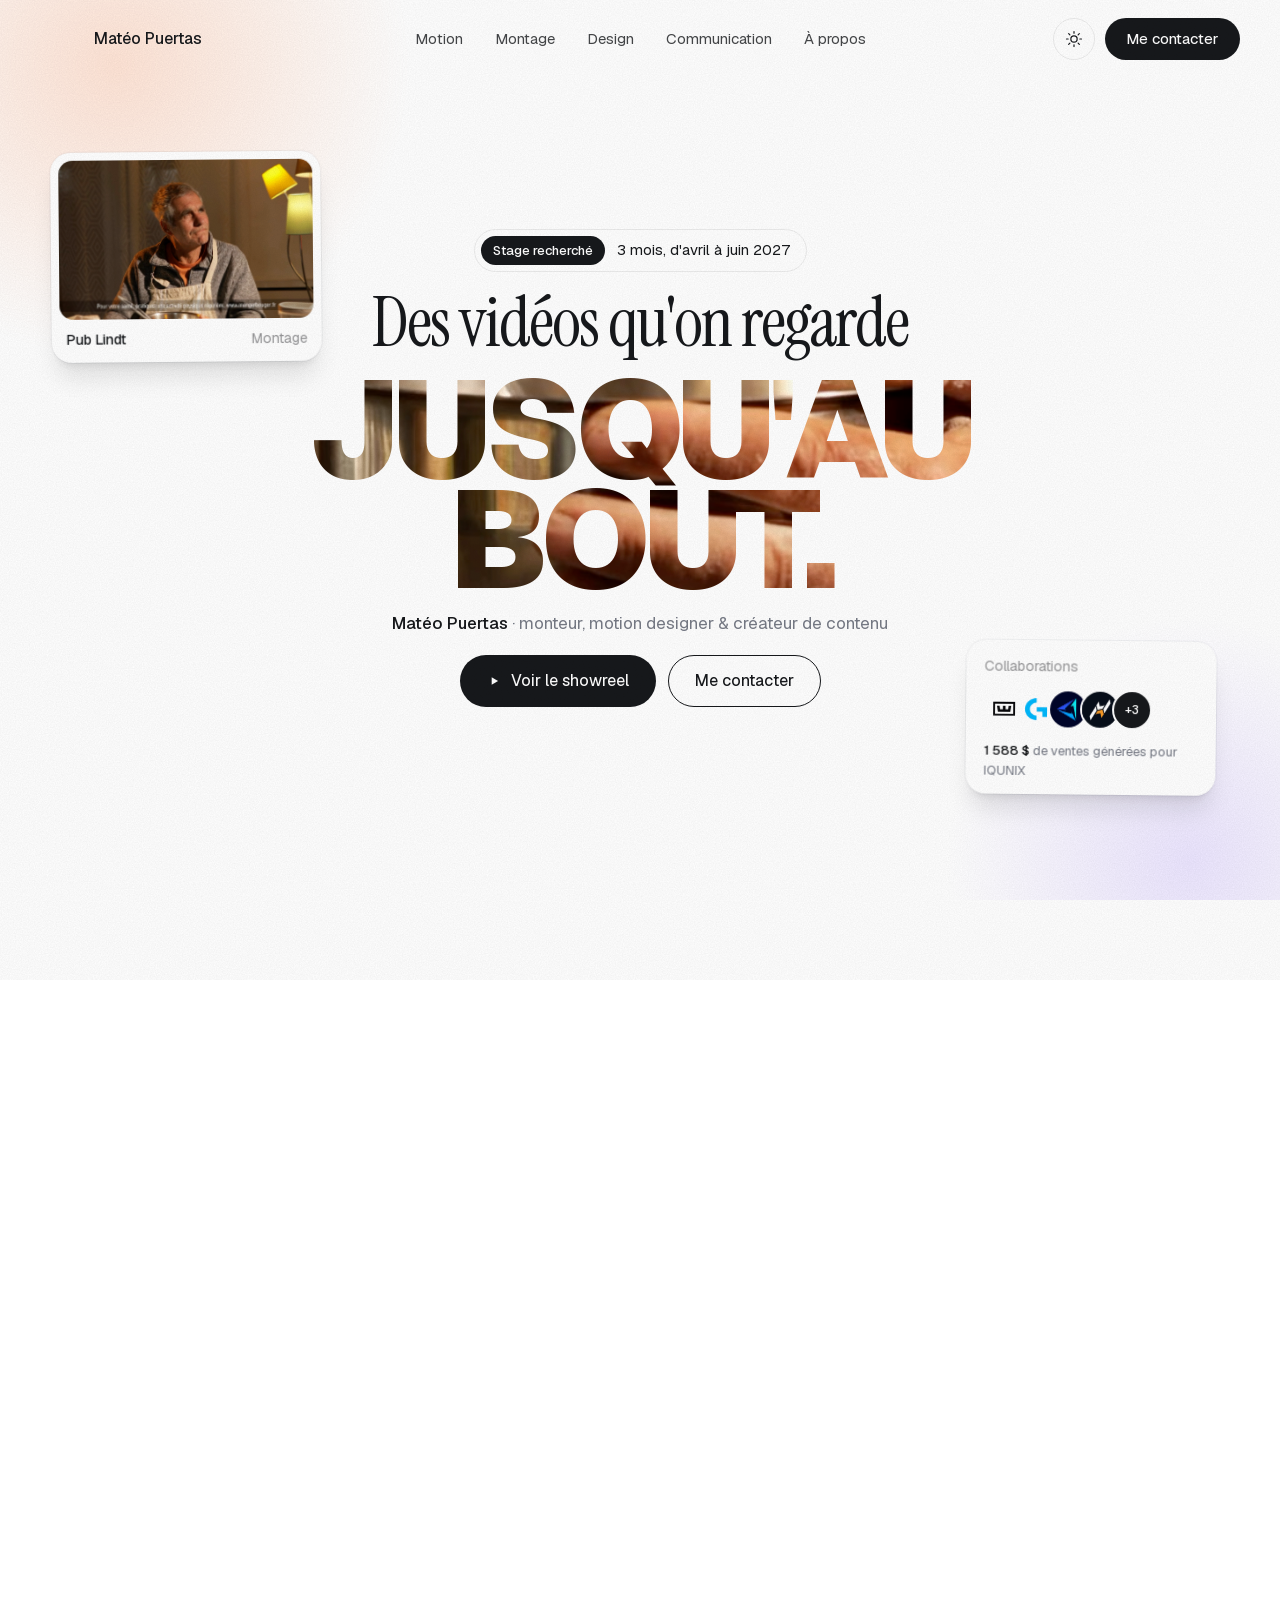
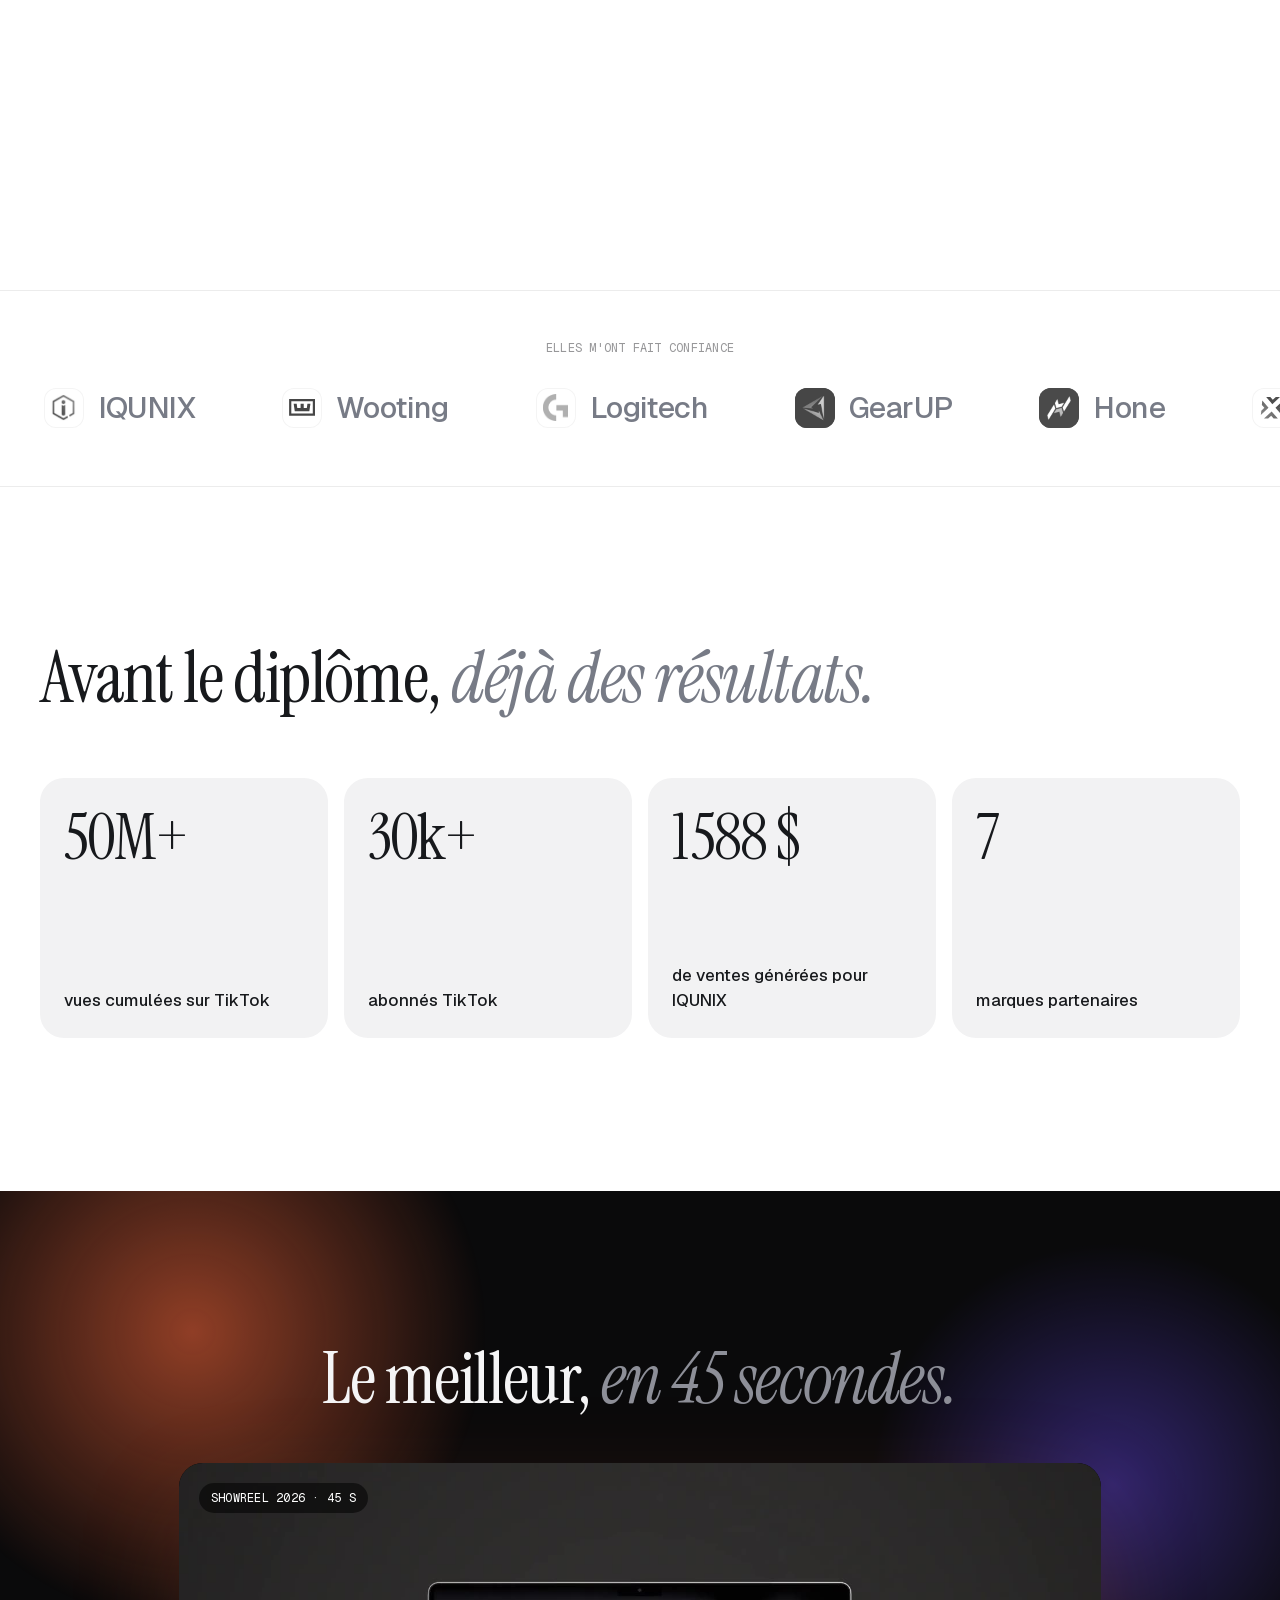
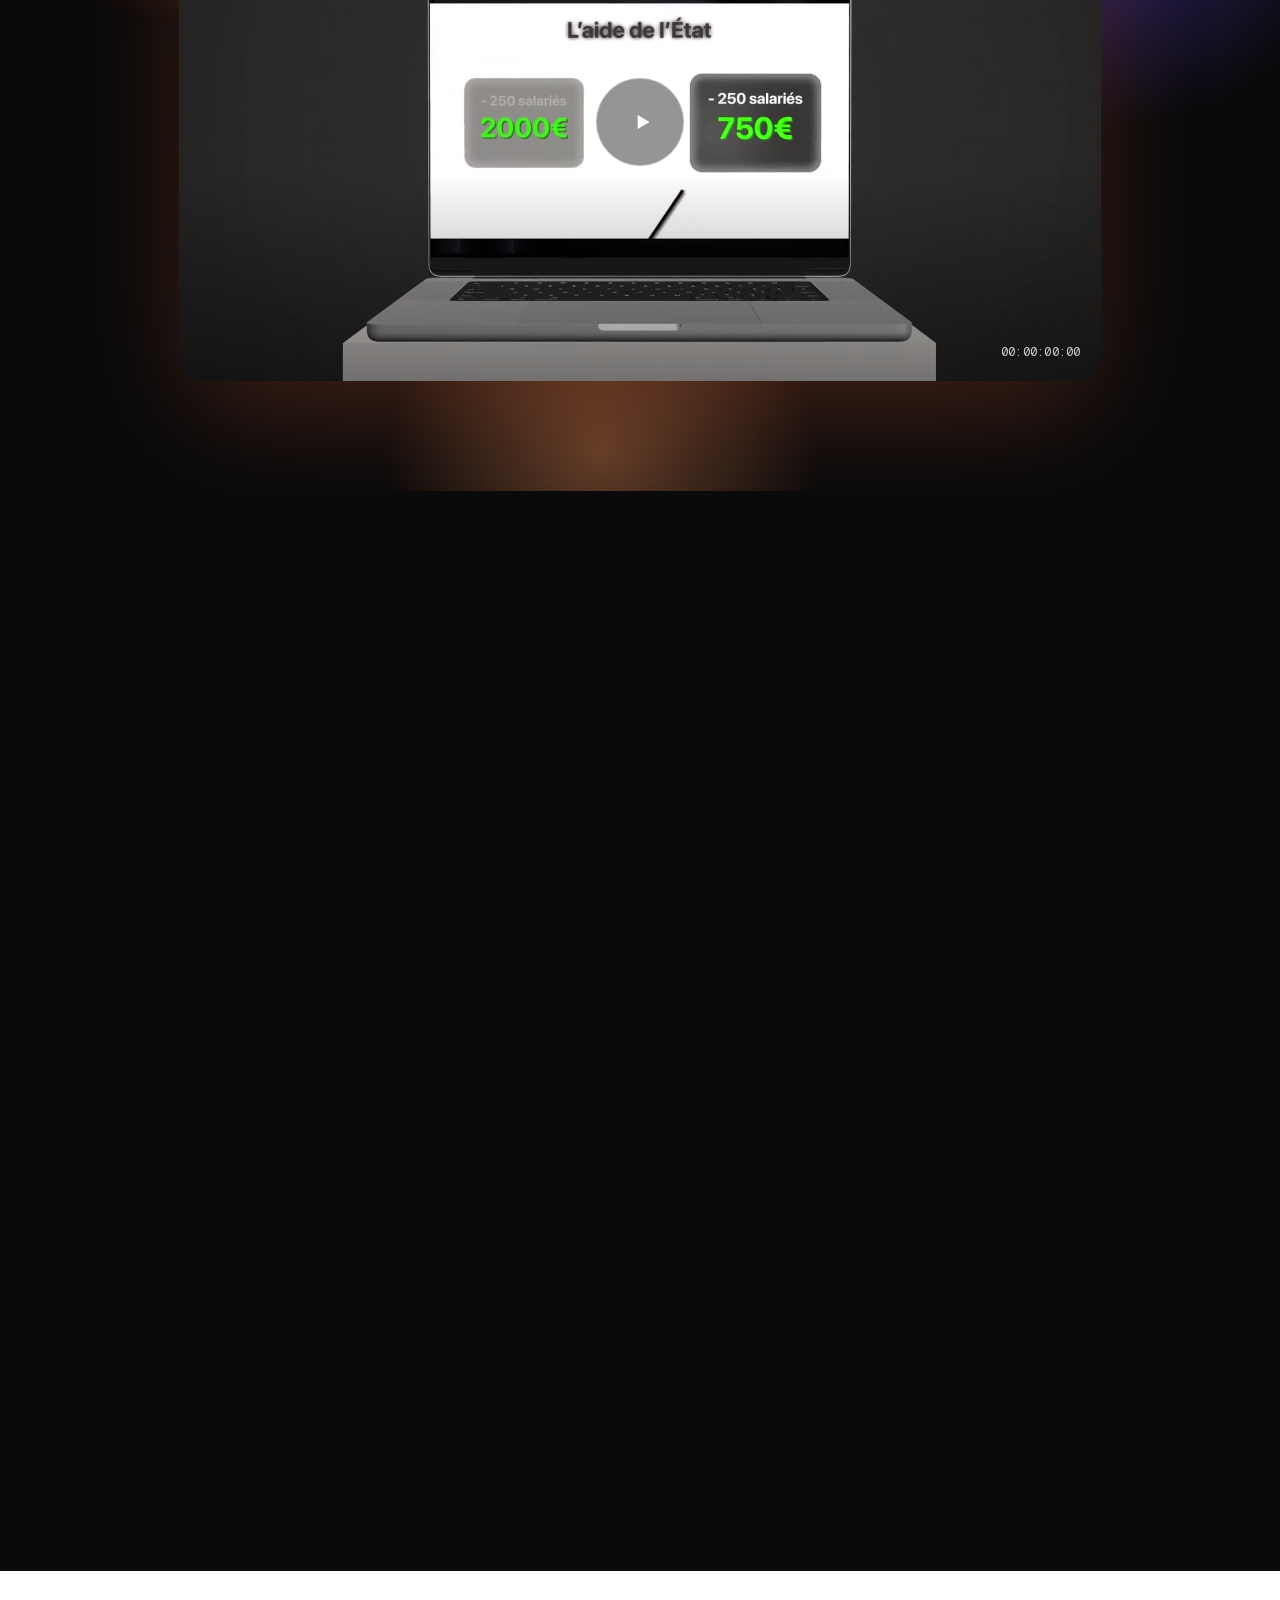
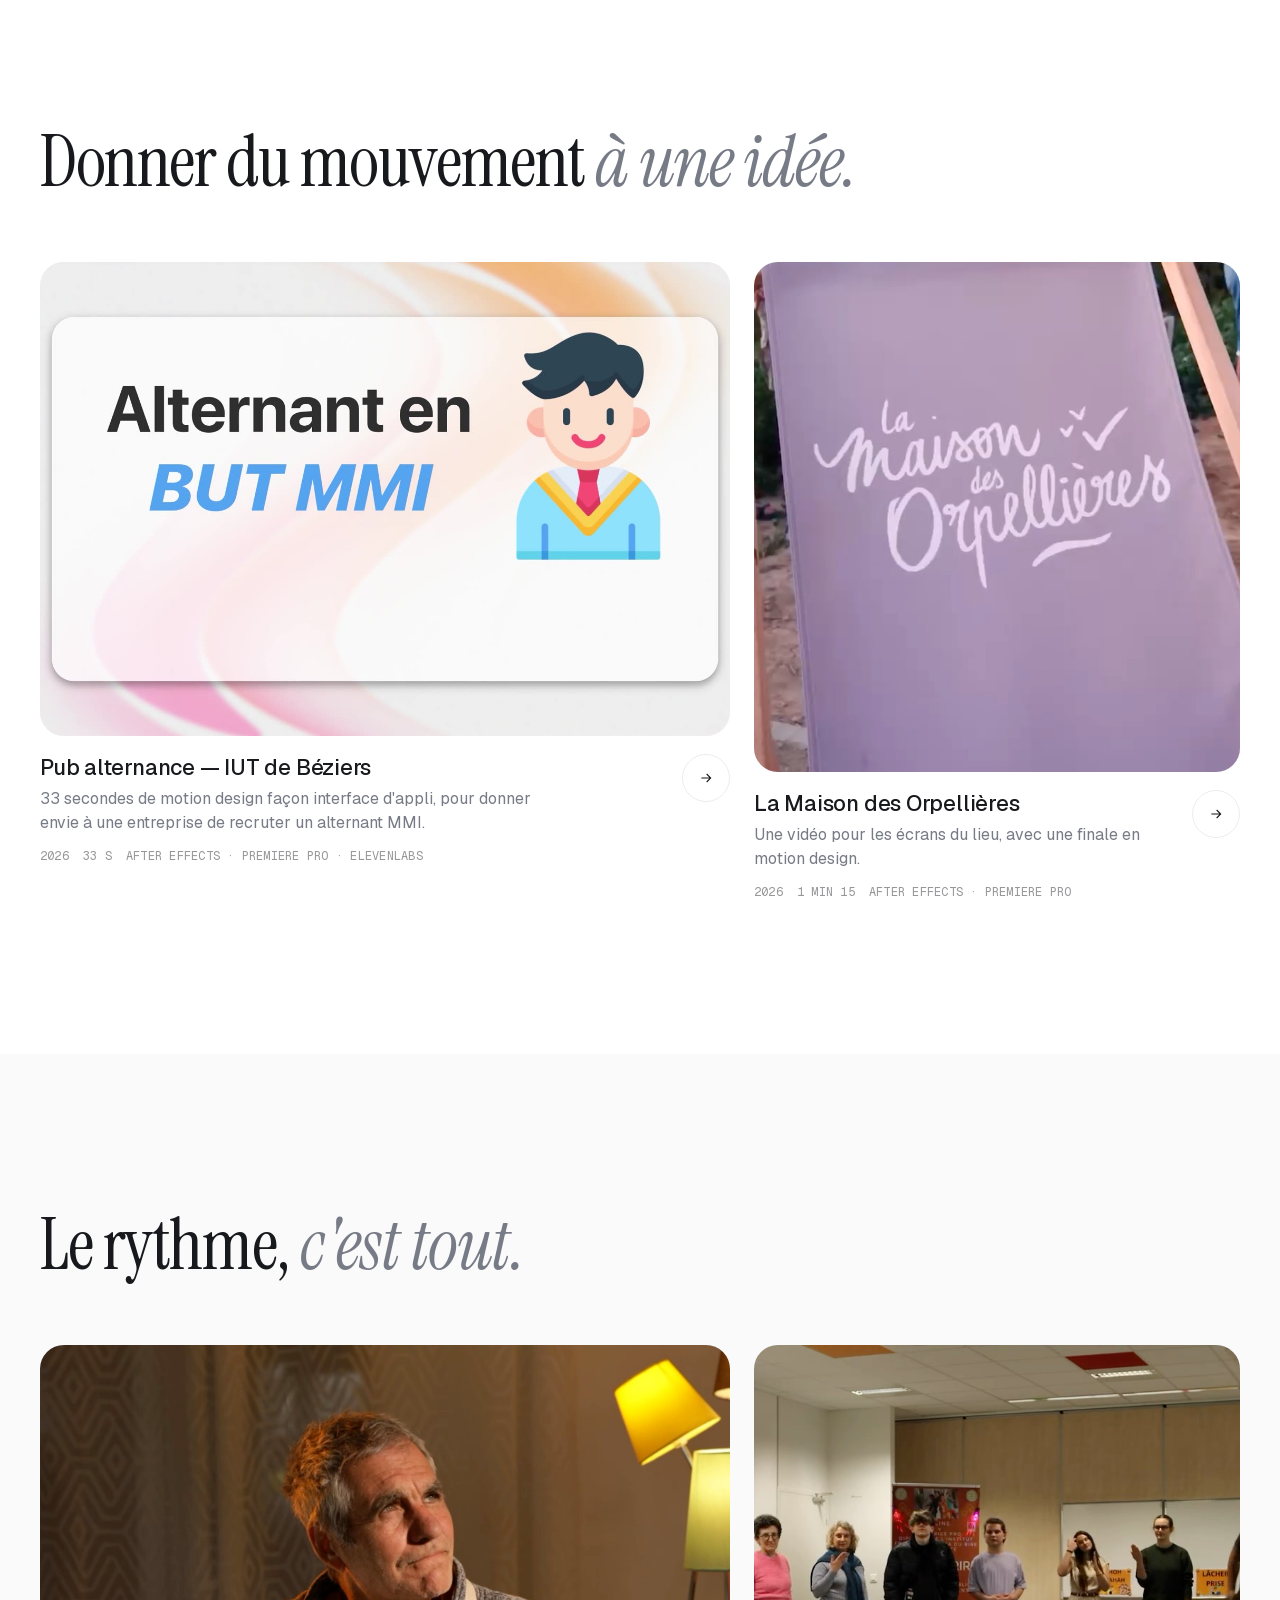
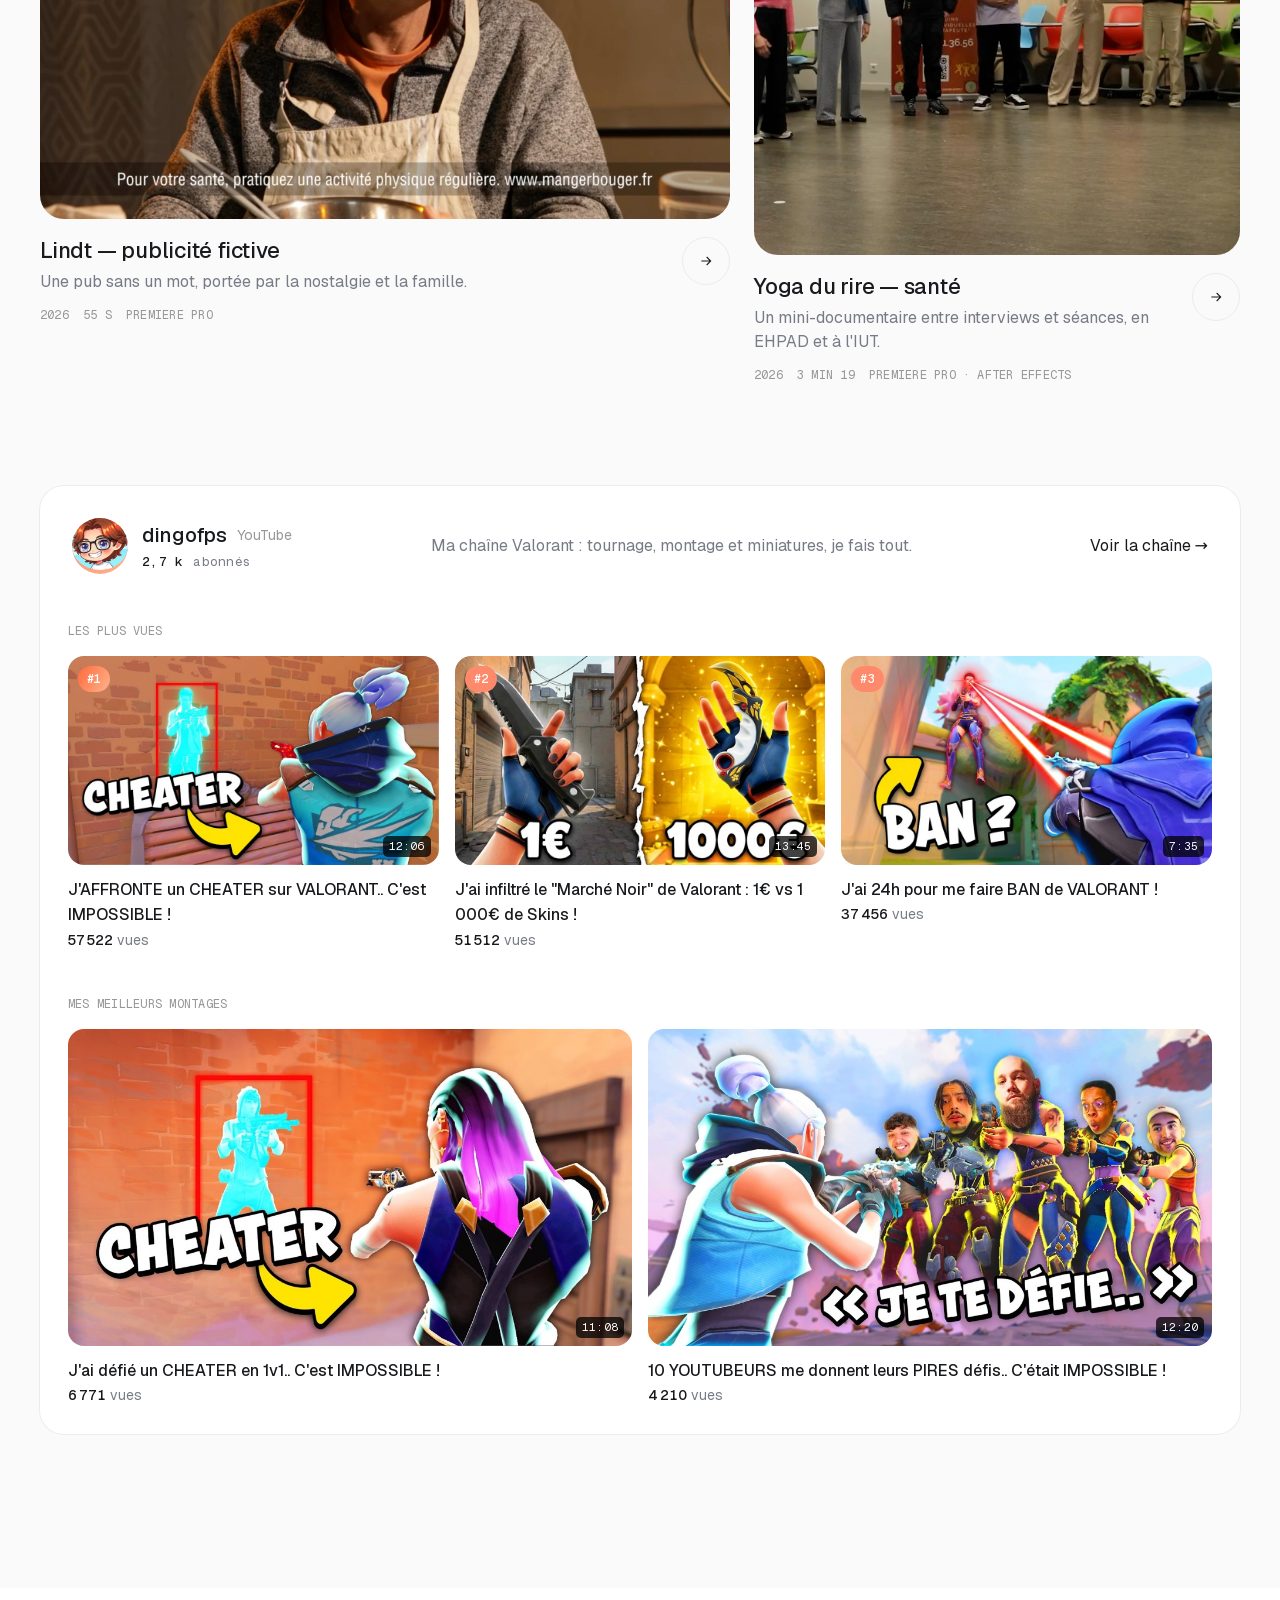
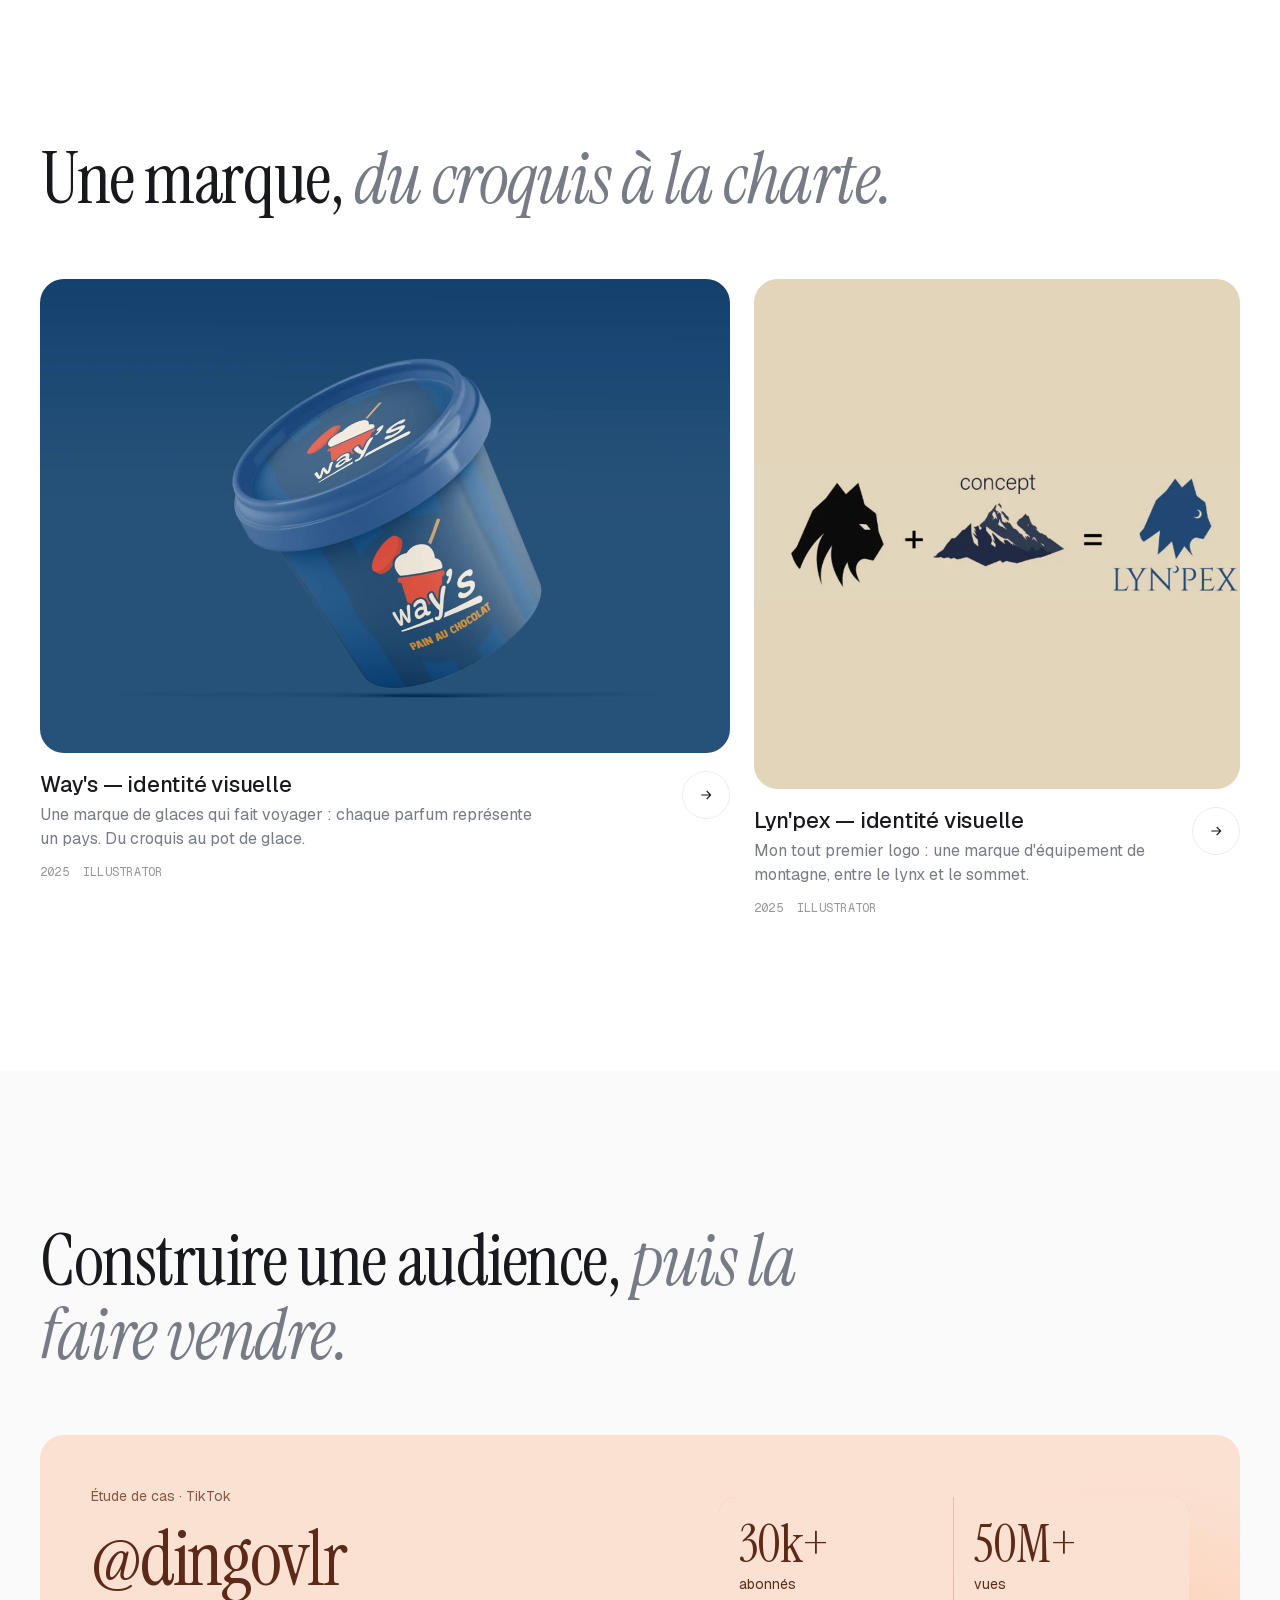
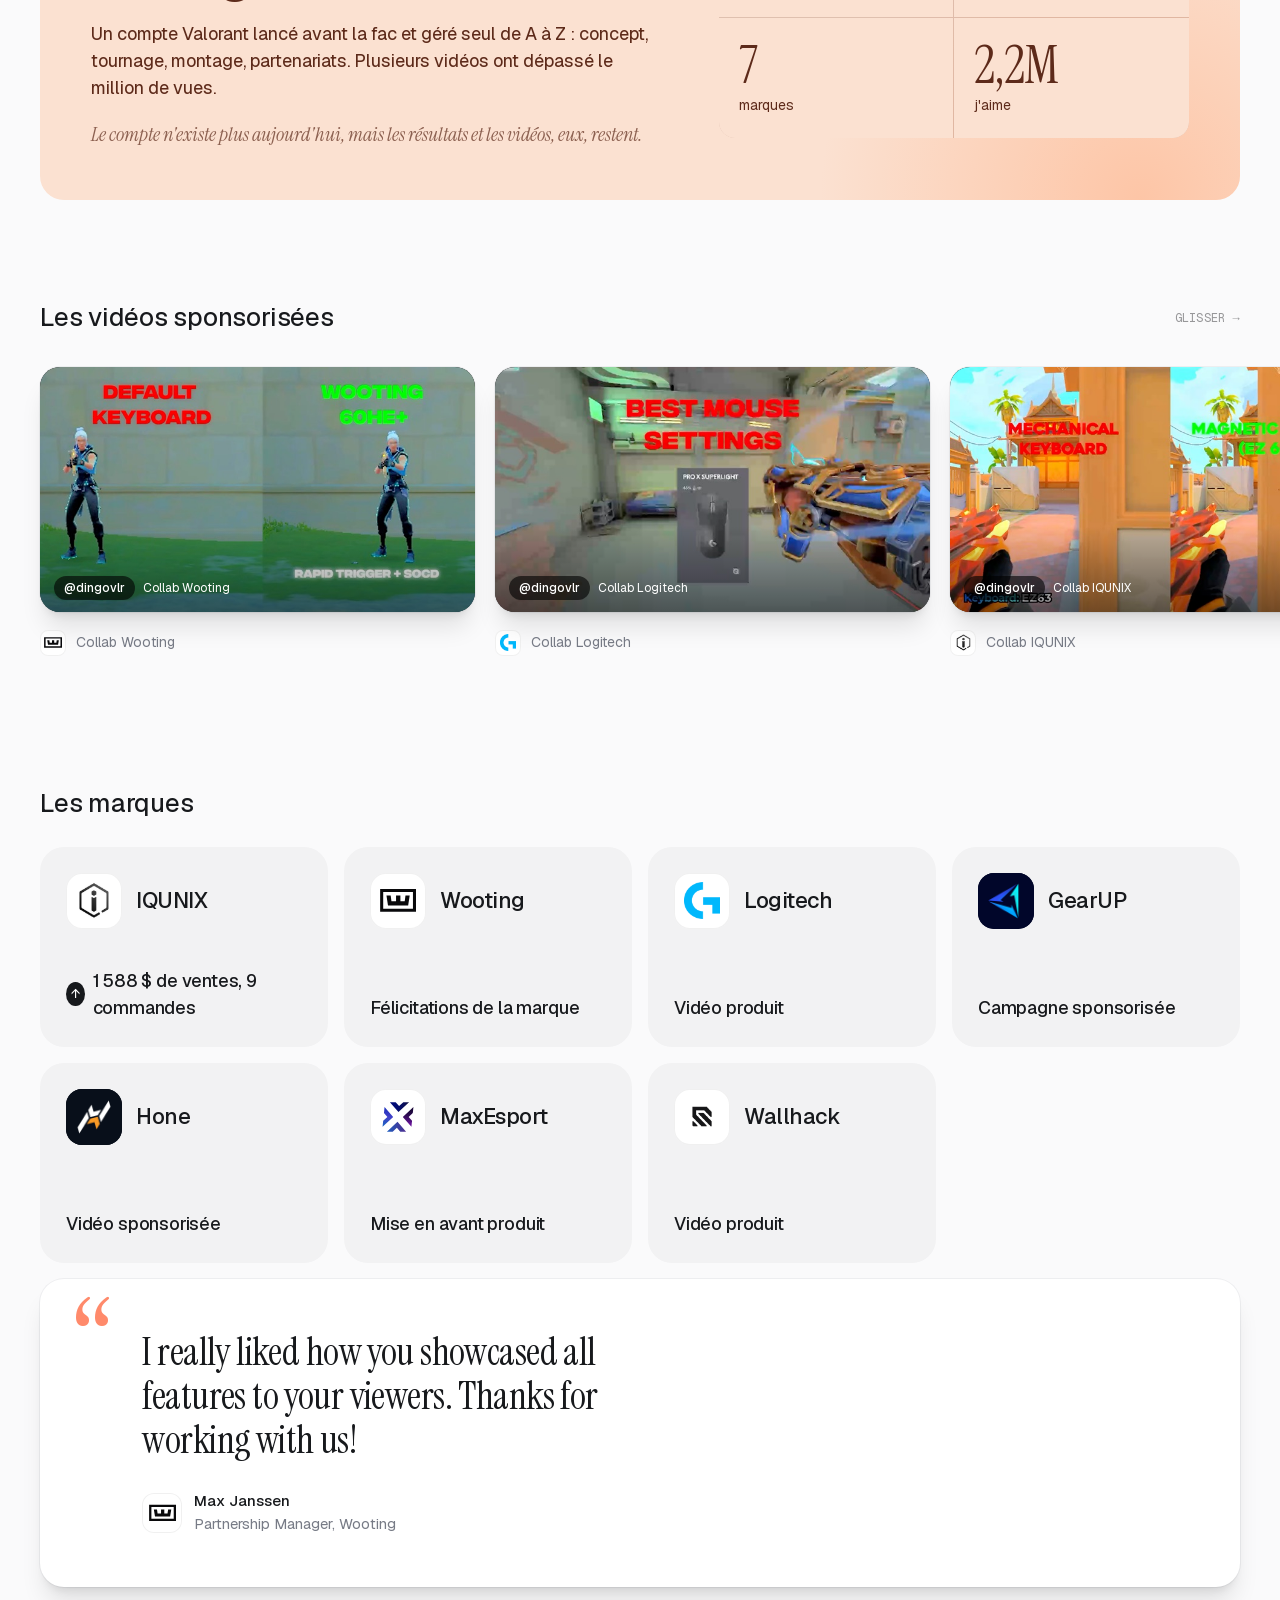
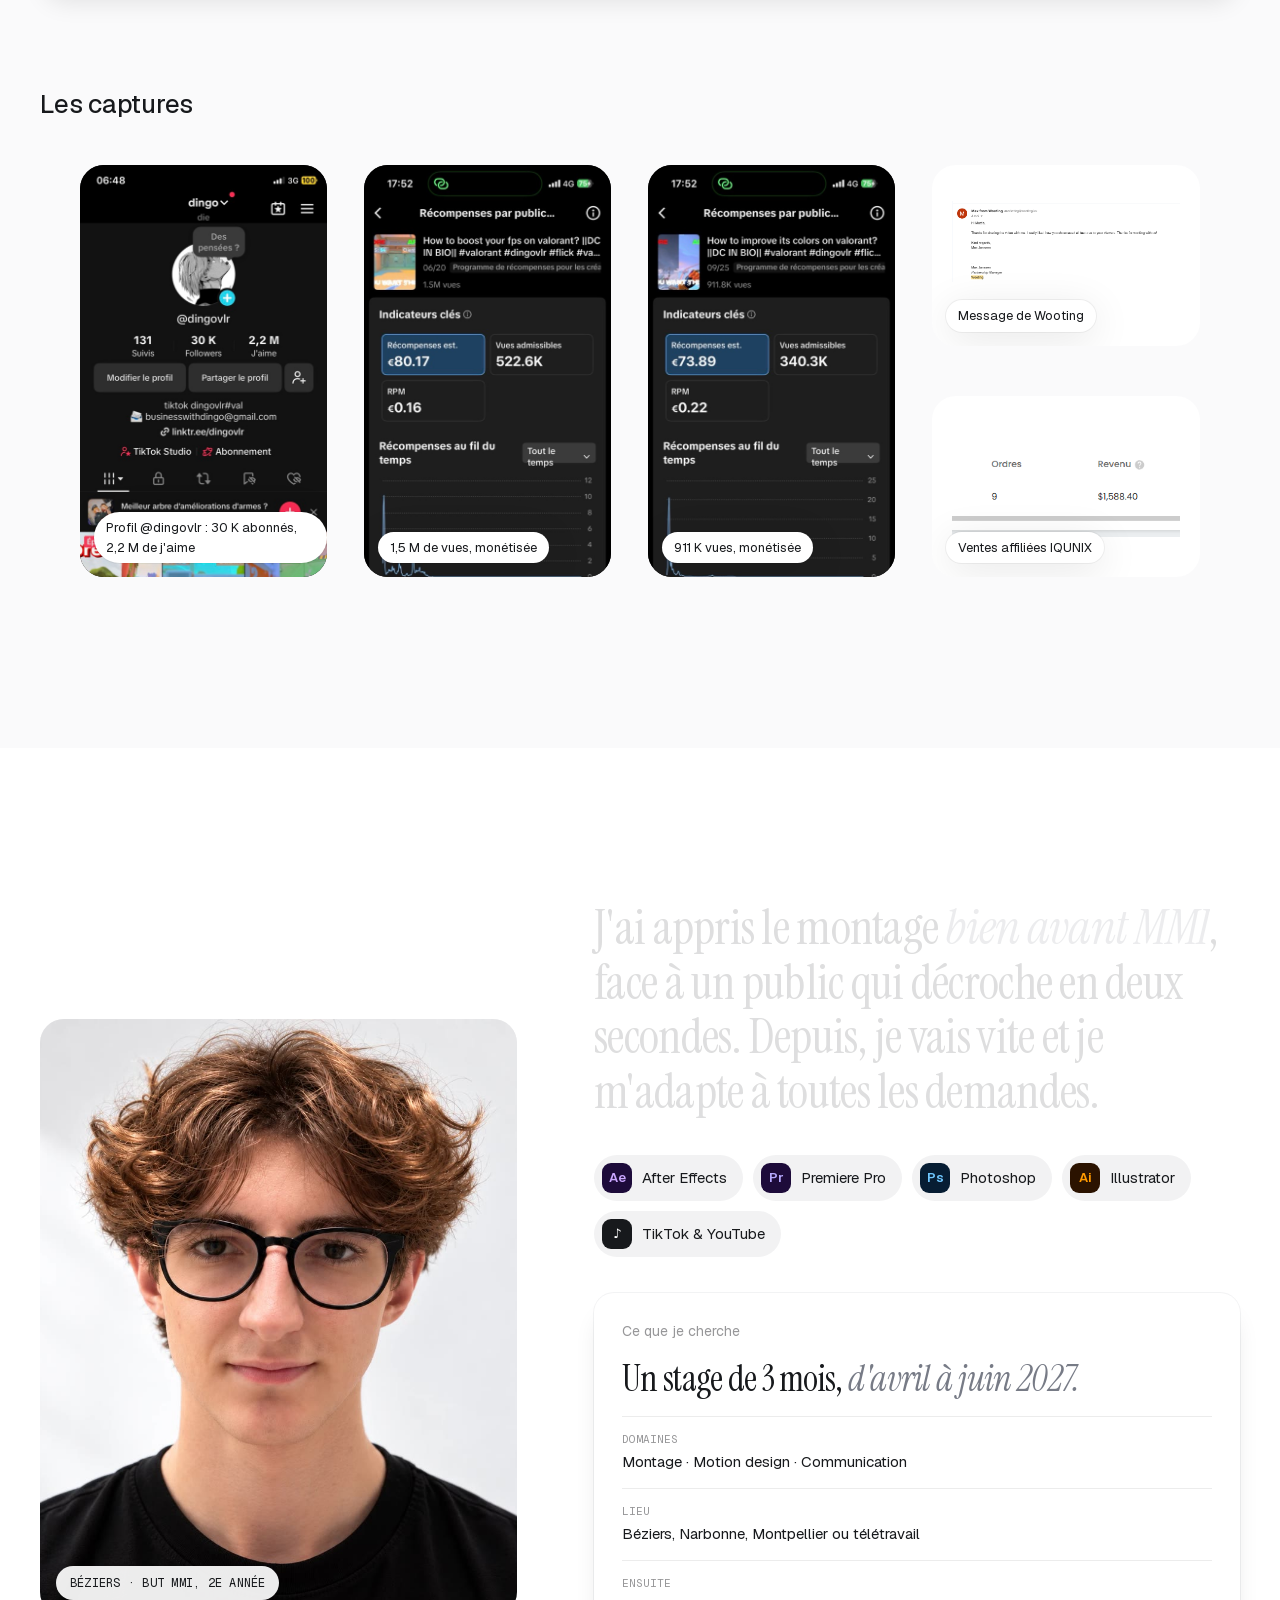
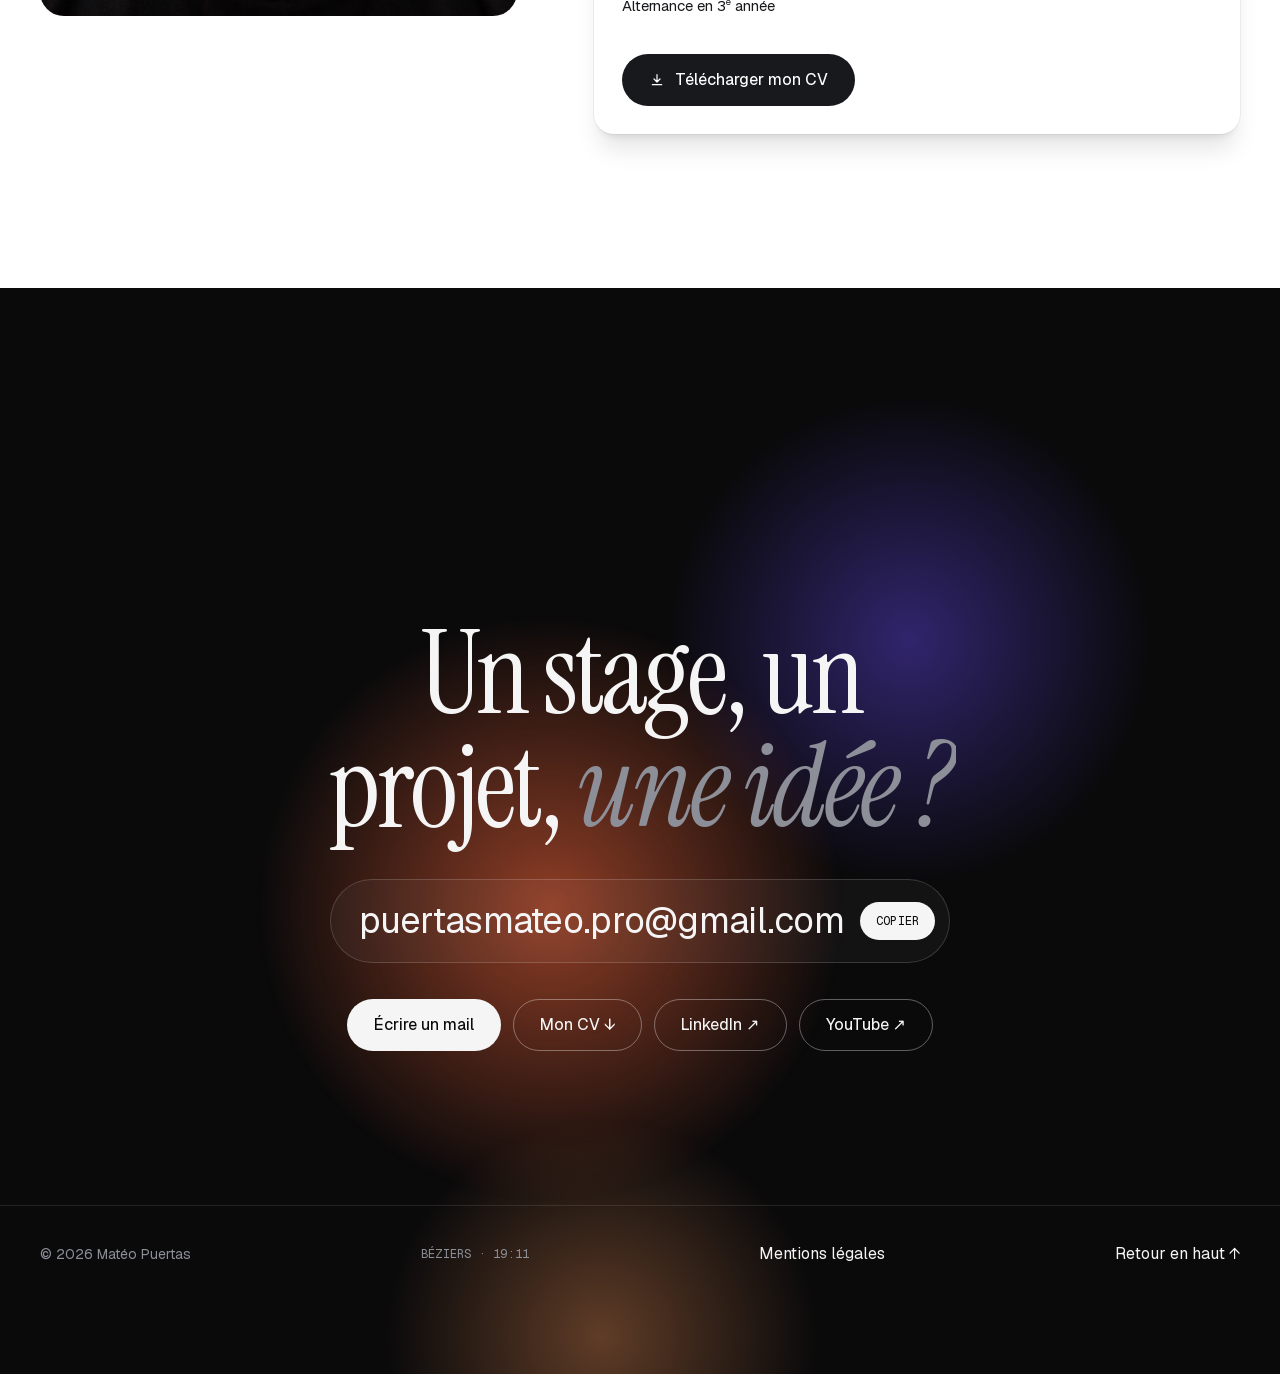
<file: projet.html>
<!doctype html>
<html lang="fr">
<head>
  <meta charset="utf-8">
  <meta name="viewport" content="width=device-width, initial-scale=1">
  <title>Projet — Matéo Puertas</title>
  <meta name="description" content="Étude de cas — portfolio de Matéo Puertas, motion designer et monteur vidéo.">
  <meta property="og:image" content="https://mateopuertas.github.io/assets/img/og-image.jpg">
  <meta name="twitter:card" content="summary_large_image">
  <link rel="icon" href="assets/img/favicon.png" type="image/png">
  <link rel="apple-touch-icon" href="assets/img/apple-touch-icon.png">
  <link rel="preload" href="assets/fonts/geist-normal-300-900-latin.woff2" as="font" type="font/woff2" crossorigin>
  <link rel="preload" href="assets/fonts/instrument-serif-normal-400-latin.woff2" as="font" type="font/woff2" crossorigin>
  <link rel="stylesheet" href="assets/fonts/fonts.css">
  <link rel="stylesheet" href="assets/css/style.css">
  <script type="speculationrules">{"prefetch":[{"where":{"href_matches":"/projet.html*"},"eagerness":"moderate"}]}</script>
  <script>
    try { localStorage.removeItem('theme'); if (sessionStorage.getItem('theme') === 'dark') document.documentElement.dataset.theme = 'dark'; } catch (e) {}
    document.documentElement.classList.add('js');
  </script>
</head>
<body data-page="projet">


  <header class="nav" data-nav>
    <a href="index.html" class="nav__logo" aria-label="Matéo Puertas, accueil">
      <span class="logo-mark" data-logo>mp<i>.</i></span>
      <span class="nav__logo-text">Matéo Puertas</span>
    </a>
    <nav class="nav__links" aria-label="Navigation principale">
      <a href="index.html#motion">Motion</a>
      <a href="index.html#montage">Montage</a>
      <a href="index.html#design">Design</a>
      <a href="index.html#communication">Communication</a>
      <a href="index.html#a-propos">À propos</a>
    </nav>
    <div class="nav__actions">
      <button class="theme-toggle" type="button" aria-label="Changer de thème" data-theme-toggle>
        <svg class="i-sun" viewBox="0 0 24 24" aria-hidden="true"><circle cx="12" cy="12" r="4.2"/><path d="M12 2v2.2M12 19.8V22M4.9 4.9l1.6 1.6M17.5 17.5l1.6 1.6M2 12h2.2M19.8 12H22M4.9 19.1l1.6-1.6M17.5 6.5l1.6-1.6"/></svg>
        <svg class="i-moon" viewBox="0 0 24 24" aria-hidden="true"><path d="M20.5 14.5A8.5 8.5 0 0 1 9.5 3.5a8.5 8.5 0 1 0 11 11Z"/></svg>
      </button>
      <a href="index.html#contact" class="btn btn--fill btn--sm nav__cta">Me contacter</a>
      <button class="nav__burger" type="button" aria-label="Ouvrir le menu" aria-expanded="false" data-menu-toggle><span></span><span></span></button>
    </div>
  </header>

  <div class="menu" data-menu aria-hidden="true">
    <nav class="menu__links">
      <a href="index.html#motion">Motion</a>
      <a href="index.html#montage">Montage</a>
      <a href="index.html#design">Design</a>
      <a href="index.html#communication">Communication</a>
      <a href="index.html#a-propos">À propos</a>
      <a href="index.html#contact">Contact</a>
    </nav>
    <p class="menu__foot">Je cherche un stage de 3 mois, d'avril à juin 2027.</p>
  </div>

  <main data-project-root></main>

  <footer class="footer container footer--light">
    <span>© 2026 Matéo Puertas</span>
    <a href="mailto:puertasmateo.pro@gmail.com" class="link-arrow">puertasmateo.pro@gmail.com</a>
    <a href="mentions-legales.html" class="link-arrow">Mentions légales</a>
    <a href="index.html" class="link-arrow">Accueil ↗</a>
  </footer>

  <!-- ============ LECTEUR ============ -->
  <div class="lightbox" data-lightbox aria-hidden="true" role="dialog" aria-label="Lecteur vidéo">
    <button class="lightbox__close" type="button" aria-label="Fermer" data-lightbox-close>
      <svg viewBox="0 0 24 24" aria-hidden="true"><path d="M6 6l12 12M18 6L6 18"/></svg>
    </button>
    <div class="lightbox__stage" data-lightbox-stage></div>
  </div>

  <script src="assets/vendor/gsap.min.js"></script>
  <script src="assets/vendor/ScrollTrigger.min.js"></script>
  <script src="assets/vendor/lenis.min.js"></script>
  <script src="assets/js/data.js"></script>
  <script src="assets/js/main.js"></script>
</body>
</html>
</file>
<file: assets/fonts/fonts.css>
/* Polices hébergées sur le site (aucune requête vers Google) */
@font-face { font-family: 'Geist'; font-style: normal; font-weight: 300 900; font-display: swap; src: url('geist-normal-300-900-latin-ext.woff2') format('woff2'); unicode-range: U+0100-02BA, U+02BD-02C5, U+02C7-02CC, U+02CE-02D7, U+02DD-02FF, U+0304, U+0308, U+0329, U+1D00-1DBF, U+1E00-1E9F, U+1EF2-1EFF, U+2020, U+20A0-20AB, U+20AD-20C4, U+2113, U+2C60-2C7F, U+A720-A7FF; }
@font-face { font-family: 'Geist'; font-style: normal; font-weight: 300 900; font-display: swap; src: url('geist-normal-300-900-latin.woff2') format('woff2'); unicode-range: U+0000-00FF, U+0131, U+0152-0153, U+02BB-02BC, U+02C6, U+02DA, U+02DC, U+0304, U+0308, U+0329, U+2000-206F, U+20AC, U+2122, U+2191, U+2193, U+2212, U+2215, U+FEFF, U+FFFD; }
@font-face { font-family: 'Geist Mono'; font-style: normal; font-weight: 400; font-display: swap; src: url('geist-mono-normal-400-latin-ext.woff2') format('woff2'); unicode-range: U+0100-02BA, U+02BD-02C5, U+02C7-02CC, U+02CE-02D7, U+02DD-02FF, U+0304, U+0308, U+0329, U+1D00-1DBF, U+1E00-1E9F, U+1EF2-1EFF, U+2020, U+20A0-20AB, U+20AD-20C4, U+2113, U+2C60-2C7F, U+A720-A7FF; }
@font-face { font-family: 'Geist Mono'; font-style: normal; font-weight: 400; font-display: swap; src: url('geist-mono-normal-400-latin.woff2') format('woff2'); unicode-range: U+0000-00FF, U+0131, U+0152-0153, U+02BB-02BC, U+02C6, U+02DA, U+02DC, U+0304, U+0308, U+0329, U+2000-206F, U+20AC, U+2122, U+2191, U+2193, U+2212, U+2215, U+FEFF, U+FFFD; }
@font-face { font-family: 'Geist Mono'; font-style: normal; font-weight: 500; font-display: swap; src: url('geist-mono-normal-500-latin-ext.woff2') format('woff2'); unicode-range: U+0100-02BA, U+02BD-02C5, U+02C7-02CC, U+02CE-02D7, U+02DD-02FF, U+0304, U+0308, U+0329, U+1D00-1DBF, U+1E00-1E9F, U+1EF2-1EFF, U+2020, U+20A0-20AB, U+20AD-20C4, U+2113, U+2C60-2C7F, U+A720-A7FF; }
@font-face { font-family: 'Geist Mono'; font-style: normal; font-weight: 500; font-display: swap; src: url('geist-mono-normal-500-latin.woff2') format('woff2'); unicode-range: U+0000-00FF, U+0131, U+0152-0153, U+02BB-02BC, U+02C6, U+02DA, U+02DC, U+0304, U+0308, U+0329, U+2000-206F, U+20AC, U+2122, U+2191, U+2193, U+2212, U+2215, U+FEFF, U+FFFD; }
@font-face { font-family: 'Instrument Serif'; font-style: italic; font-weight: 400; font-display: swap; src: url('instrument-serif-italic-400-latin-ext.woff2') format('woff2'); unicode-range: U+0100-02BA, U+02BD-02C5, U+02C7-02CC, U+02CE-02D7, U+02DD-02FF, U+0304, U+0308, U+0329, U+1D00-1DBF, U+1E00-1E9F, U+1EF2-1EFF, U+2020, U+20A0-20AB, U+20AD-20C4, U+2113, U+2C60-2C7F, U+A720-A7FF; }
@font-face { font-family: 'Instrument Serif'; font-style: italic; font-weight: 400; font-display: swap; src: url('instrument-serif-italic-400-latin.woff2') format('woff2'); unicode-range: U+0000-00FF, U+0131, U+0152-0153, U+02BB-02BC, U+02C6, U+02DA, U+02DC, U+0304, U+0308, U+0329, U+2000-206F, U+20AC, U+2122, U+2191, U+2193, U+2212, U+2215, U+FEFF, U+FFFD; }
@font-face { font-family: 'Instrument Serif'; font-style: normal; font-weight: 400; font-display: swap; src: url('instrument-serif-normal-400-latin-ext.woff2') format('woff2'); unicode-range: U+0100-02BA, U+02BD-02C5, U+02C7-02CC, U+02CE-02D7, U+02DD-02FF, U+0304, U+0308, U+0329, U+1D00-1DBF, U+1E00-1E9F, U+1EF2-1EFF, U+2020, U+20A0-20AB, U+20AD-20C4, U+2113, U+2C60-2C7F, U+A720-A7FF; }
@font-face { font-family: 'Instrument Serif'; font-style: normal; font-weight: 400; font-display: swap; src: url('instrument-serif-normal-400-latin.woff2') format('woff2'); unicode-range: U+0000-00FF, U+0131, U+0152-0153, U+02BB-02BC, U+02C6, U+02DA, U+02DC, U+0304, U+0308, U+0329, U+2000-206F, U+20AC, U+2122, U+2191, U+2193, U+2212, U+2215, U+FEFF, U+FFFD; }
</file>
<file: assets/css/style.css>
/* =====================================================================
   Matéo Puertas — Portfolio 2026
   Direction : éditorial « serif sur papier chaud », grain, halos colorés,
   sections noires façon keynote. Inspiré du système Steep.
   ===================================================================== */

/* ---------- Tokens ---------- */
:root {
  --ink: #17191c;
  --bg: #ffffff;
  --fog: #fafafb;
  --mist: #f2f2f3;
  --slate: #777b86;
  --ash: #979799;
  --smoke: #a3a6af;
  --line: #ececec;
  --peach: #fbe1d1;
  --sienna: #5d2a1a;
  --elev: #ffffff;

  --g1: #ffb38a;   /* abricot */
  --g2: #ff8a6b;   /* corail */
  --g3: #fbd3bd;   /* pêche */
  --g4: #d9ccff;   /* lilas, seule note froide */

  --dark: #0a0a0b;
  --dark-2: #141416;
  --on-dark: #f5f5f6;
  --on-dark-muted: #8d8f98;

  --serif: "Instrument Serif", "Tiempos Headline", Georgia, ui-serif, serif;
  --sans: "Geist", "Söhne", ui-sans-serif, system-ui, -apple-system, "Segoe UI", sans-serif;
  --mono: "Geist Mono", ui-monospace, "SF Mono", Menlo, monospace;

  --r-card: 24px;
  --r-elev: 20px;
  --r-sm: 16px;
  --r-img: 12px;
  --r-pill: 9999px;

  --shadow-float: 0 0 0 1px rgba(4, 23, 43, .05), 0 20px 25px -5px rgba(0, 0, 0, .1), 0 8px 10px -6px rgba(0, 0, 0, .1);
  --shadow-pop: 0 0 0 1px rgba(0, 0, 0, .05), 0 8px 40px rgba(0, 0, 0, .1);

  --container: 1200px;
  --gutter: clamp(16px, 4vw, 40px);
  --section: clamp(96px, 12vw, 160px);
  --ease: cubic-bezier(.2, .7, 0, 1);
  --ease-io: cubic-bezier(.7, 0, .2, 1);

  --grain-opacity: .07;
  color-scheme: light;
}

:root[data-theme="dark"] {
  --ink: #f4f4f5; --bg: #0b0b0c; --fog: #101012; --mist: #17181b; --slate: #9a9ca5;
  --ash: #7f818a; --smoke: #62646c; --line: #232428; --peach: #2b1a12; --sienna: #fbd3bd;
  --elev: #18191c; --g1: #ff8a4c; --g2: #ff5e3a; --g3: #9b4a2c; --g4: #5b4bb0;
  --shadow-float: 0 0 0 1px rgba(255,255,255,.06), 0 20px 40px -10px rgba(0,0,0,.6);
  --grain-opacity: .09; color-scheme: dark;
}

/* ---------- Base ---------- */
*, *::before, *::after { box-sizing: border-box; }
html { -webkit-text-size-adjust: 100%; scroll-behavior: auto; }
html.lenis, html.lenis body { height: auto; }
.lenis.lenis-smooth { scroll-behavior: auto !important; }
body {
  margin: 0;
  background: var(--bg);
  color: var(--ink);
  font-family: var(--sans);
  font-size: 17px;
  line-height: 1.5;
  font-weight: 400;
  -webkit-font-smoothing: antialiased;
  -moz-osx-font-smoothing: grayscale;
  text-rendering: optimizeLegibility;
  overflow-x: clip;
  }
img, video, svg { display: block; max-width: 100%; }
a { color: inherit; text-decoration: none; }
button { font: inherit; color: inherit; background: none; border: 0; padding: 0; cursor: pointer; }
::selection { background: var(--peach); color: var(--sienna); }
:focus-visible { outline: 2px solid var(--ink); outline-offset: 3px; border-radius: 6px; }
h1, h2, h3, h4, p { margin: 0; }
sup { font-size: .6em; }

/* Grain animé sur toute la page */
body::after {
  content: "";
  position: fixed;
  inset: -80px;
  z-index: 9000;
  will-change: transform;
  pointer-events: none;
  opacity: var(--grain-opacity);
  background-image: url("data:image/svg+xml;utf8,<svg xmlns='http://www.w3.org/2000/svg' width='220' height='220'><filter id='n'><feTurbulence type='fractalNoise' baseFrequency='.85' numOctaves='3' stitchTiles='stitch'/><feColorMatrix values='0 0 0 0 0  0 0 0 0 0  0 0 0 0 0  0 0 0 .9 0'/></filter><rect width='100%' height='100%' filter='url(%23n)'/></svg>");
  animation: grain .9s steps(5) infinite;
}
@keyframes grain {
  0% { transform: translate3d(0, 0, 0); } 20% { transform: translate3d(-40px, 30px, 0); } 40% { transform: translate3d(30px, -50px, 0); }
  60% { transform: translate3d(-60px, -20px, 0); } 80% { transform: translate3d(50px, 40px, 0); } 100% { transform: translate3d(0, 0, 0); }
}

.container { width: 100%; max-width: calc(var(--container) + var(--gutter) * 2); margin: 0 auto; padding: 0 var(--gutter); }
.mono { font-family: var(--mono); font-size: 12px; letter-spacing: .02em; text-transform: uppercase; }
.muted { color: var(--slate); }

/* ---------- Typographie ---------- */
.display {
  font-family: var(--serif);
  font-weight: 400;
  font-size: clamp(52px, 9vw, 128px);
  line-height: .98;
  letter-spacing: -0.03em;
}
.heading-lg {
  font-family: var(--serif);
  font-weight: 400;
  font-size: clamp(40px, 5.6vw, 76px);
  line-height: 1.02;
  letter-spacing: -0.02em;
}
.heading-sm { font-size: 26px; font-weight: 450; letter-spacing: -0.009em; line-height: 1.18; }
.display em, .heading-lg em, .about__lead em, .looking__title em, .case-card__title em {
  font-style: italic;
  color: var(--slate);
}
.section--dark .heading-lg em, .section--dark .display em { color: var(--on-dark-muted); }

.eyebrow { color: var(--ash); margin-bottom: 20px; display: flex; align-items: center; gap: 10px; }
.tag { font-size: 14px; color: var(--ash); font-weight: 400; }
.tag--sienna { color: var(--sienna); opacity: .75; }

.link-arrow { display: inline-flex; gap: 6px; padding: 12px 0; font-size: 16px; background: linear-gradient(currentColor, currentColor) 0 calc(100% - 8px) / 0 1px no-repeat; transition: background-size .5s var(--ease); }
.link-arrow:hover { background-size: 100% 1px; }

/* Split lines (révélation des titres) */
.split-line { display: block; overflow: hidden; padding-bottom: .08em; margin-bottom: -.08em; }
.split-word { display: inline-block; }

/* ---------- Boutons ---------- */
.btn {
  --h: 52px;
  display: inline-flex; align-items: center; justify-content: center; gap: 10px;
  height: var(--h); padding: 0 26px;
  border-radius: var(--r-pill);
  font-size: 16px; font-weight: 450; white-space: nowrap;
  border: 1px solid transparent;
  position: relative; overflow: hidden; isolation: isolate;
  transition: transform .5s var(--ease), background-color .3s, color .3s, border-color .3s;
}
.btn--sm { --h: 42px; padding: 0 20px; font-size: 15px; }
.btn--fill { background: var(--ink); color: var(--bg); }
.btn--ghost { border-color: var(--ink); color: var(--ink); }
.btn--light { background: var(--on-dark); color: var(--dark); }
.btn--ghost-light { border-color: rgba(255,255,255,.35); color: var(--on-dark); }
/* Remplissage au survol */
.btn::before {
  content: ""; position: absolute; inset: 0; z-index: -1;
  border-radius: inherit;
  transform: translateY(101%); transition: transform .55s var(--ease);
}
.btn--fill::before { background: linear-gradient(120deg, var(--g2), var(--g1)); }
.btn--ghost::before { background: var(--ink); }
.btn--ghost:hover { color: var(--bg); }
.btn--light::before { background: linear-gradient(120deg, var(--g1), var(--peach)); }
.btn--ghost-light::before { background: var(--on-dark); }
.btn--ghost-light:hover { color: var(--dark); border-color: var(--on-dark); }
.btn:hover::before { transform: translateY(0); }
.btn--fill:hover { color: #17191c; }
.i-play { width: 14px; height: 14px; fill: currentColor; }
.btn-row { display: flex; gap: 12px; flex-wrap: wrap; }
.btn-row--center { justify-content: center; }

.pill-status {
  display: inline-flex; align-items: center; gap: 10px;
  padding: 8px 16px 8px 12px; border-radius: var(--r-pill);
  background: color-mix(in srgb, var(--bg) 82%, transparent);
  border: 1px solid var(--line);
  font-size: 14px; color: var(--slate);
}
.pill-status--dark { background: rgba(255,255,255,.06); border-color: rgba(255,255,255,.12); color: var(--on-dark-muted); }
.dot { width: 8px; height: 8px; border-radius: 50%; background: #3ccf7a; position: relative; flex: none; }
.dot::after { content: ""; position: absolute; inset: 0; border-radius: inherit; background: inherit; animation: ping 2s var(--ease) infinite; }
@keyframes ping { 0% { transform: scale(1); opacity: .7; } 100% { transform: scale(3); opacity: 0; } }

/* ---------- Halos ---------- */
.glow { position: absolute; inset: 0; overflow: hidden; pointer-events: none; z-index: 0; contain: strict; }
.glow span {
  position: absolute; border-radius: 50%;
  background: radial-gradient(closest-side, var(--c), transparent) !important;
  opacity: .6; transform: translate3d(0, 0, 0); will-change: transform;
}
.glow.is-paused span { animation-play-state: paused; }
.glow span:nth-child(1) { width: 46vw; height: 46vw; left: -8vw; top: -12vw; --c: var(--g1); animation: drift1 18s ease-in-out infinite alternate; }
.glow span:nth-child(2) { width: 38vw; height: 38vw; right: -6vw; top: 4vw; --c: var(--g4); opacity: .5; animation: drift2 22s ease-in-out infinite alternate; }
.glow span:nth-child(3) { width: 34vw; height: 34vw; left: 30vw; bottom: -14vw; --c: var(--g2); opacity: .45; animation: drift3 20s ease-in-out infinite alternate; }
.glow span:nth-child(4) { width: 22vw; height: 22vw; right: 22vw; bottom: 8vw; --c: var(--g3); animation: drift1 16s ease-in-out infinite alternate-reverse; }
.glow--dark span { opacity: .55; }
.glow--dark span:nth-child(1) { --c: #ff6a3d; }
.glow--dark span:nth-child(2) { --c: #6c4dff; opacity: .4; }
.glow--dark span:nth-child(3) { --c: #ff9a5c; opacity: .35; }
@keyframes drift1 { to { transform: translate3d(8vw, 6vw, 0) scale(1.15); } }
@keyframes drift2 { to { transform: translate3d(-10vw, 8vw, 0) scale(.9); } }
@keyframes drift3 { to { transform: translate3d(-6vw, -8vw, 0) scale(1.2); } }

/* ---------- Chargement ---------- */
.loader {
  position: fixed; inset: 0; z-index: 9500;
  background: var(--bg); color: var(--ink);
  display: none; flex-direction: column; justify-content: flex-end;
  padding: var(--gutter);
}
.js .loader { display: flex; }
.loader.is-skipped { display: none !important; }
.loader__inner { display: flex; justify-content: space-between; align-items: flex-end; gap: 20px; }
.loader__name { font-family: var(--serif); font-size: clamp(40px, 7vw, 96px); line-height: 1; letter-spacing: -0.02em; }
.loader__count { font-size: clamp(40px, 7vw, 96px); letter-spacing: -0.04em; line-height: 1; font-weight: 400; }
.loader__count small { font-size: .35em; vertical-align: top; margin-left: 4px; }
.loader__bar { height: 1px; background: var(--line); margin-top: 24px; }
.loader__bar span { display: block; height: 100%; width: 0; background: var(--ink); }

/* ---------- Navigation ---------- */
.nav {
  position: fixed; top: 0; left: 0; right: 0; z-index: 800;
  display: grid; grid-template-columns: 1fr auto 1fr; align-items: center;
  padding: 18px var(--gutter);
  transition: transform .6s var(--ease), background-color .4s, color .4s, padding .4s var(--ease);
}
.nav.is-scrolled { background: color-mix(in srgb, var(--bg) 72%, transparent); backdrop-filter: blur(12px); -webkit-backdrop-filter: blur(12px); padding-top: 12px; padding-bottom: 12px; box-shadow: 0 1px 0 var(--line); }
.nav.is-hidden { transform: translateY(-110%); }
.nav.on-dark { color: var(--on-dark); }
.nav.on-dark.is-scrolled { background: rgba(10,10,11,.6); box-shadow: 0 1px 0 rgba(255,255,255,.08); }
.nav.on-dark .btn--fill { background: var(--on-dark); color: var(--dark); }
.nav__logo { display: inline-flex; align-items: center; gap: 12px; font-weight: 480; font-size: 16px; justify-self: start; }
.logo-mark {
  display: inline-flex; align-items: center; justify-content: center;
  width: 38px; height: 38px; border-radius: 12px;
  background: var(--ink); color: var(--bg);
  font-family: var(--serif); font-size: 22px; line-height: 1; letter-spacing: -0.04em;
  padding-bottom: 3px; transition: transform .6s var(--ease), background-color .4s, color .4s;
}
.logo-mark i { color: var(--g2); }
.nav.on-dark .logo-mark { background: var(--on-dark); color: var(--dark); }
.nav__logo:hover .logo-mark { transform: rotate(-8deg) scale(1.05); }
.nav__links { display: flex; gap: 32px; font-size: 15px; }
.nav__links a { position: relative; padding: 4px 0; opacity: .8; transition: opacity .3s; }
.nav__links a::after { content: ""; position: absolute; left: 0; right: 0; bottom: 0; height: 1px; background: currentColor; transform: scaleX(0); transform-origin: right; transition: transform .5s var(--ease); }
.nav__links a:hover, .nav__links a.is-active { opacity: 1; }
.nav__links a:hover::after, .nav__links a.is-active::after { transform: scaleX(1); transform-origin: left; }
.nav__actions { display: flex; align-items: center; gap: 10px; justify-self: end; }
.theme-toggle { width: 42px; height: 42px; border-radius: 50%; display: grid; place-items: center; border: 1px solid var(--line); transition: transform .5s var(--ease), border-color .3s; }
.nav.on-dark .theme-toggle { border-color: rgba(255,255,255,.18); }
.theme-toggle:hover { transform: rotate(25deg); }
.theme-toggle svg { width: 18px; height: 18px; fill: none; stroke: currentColor; stroke-width: 1.6; stroke-linecap: round; grid-area: 1 / 1; transition: opacity .3s, transform .5s var(--ease); }
.i-moon { opacity: 0; transform: scale(.5); }
:root[data-theme="dark"] .i-sun { opacity: 0; transform: scale(.5); }
:root[data-theme="dark"] .i-moon { opacity: 1; transform: none; }
.nav__burger { display: none; width: 42px; height: 42px; border-radius: 50%; border: 1px solid var(--line); position: relative; }
.nav__burger span { position: absolute; left: 13px; right: 13px; height: 1.5px; background: currentColor; transition: transform .5s var(--ease); }
.nav__burger span:first-child { top: 16px; } .nav__burger span:last-child { bottom: 16px; }
.menu-open .nav__burger span:first-child { transform: translateY(4px) rotate(45deg); }
.menu-open .nav__burger span:last-child { transform: translateY(-4px) rotate(-45deg); }

.menu {
  position: fixed; inset: 0; z-index: 790; background: var(--bg);
  display: flex; flex-direction: column; justify-content: space-between;
  padding: 110px var(--gutter) 32px;
  clip-path: inset(0 0 100% 0); transition: clip-path .8s var(--ease-io);
  visibility: hidden;
}
.menu-open .menu { clip-path: inset(0 0 0 0); visibility: visible; }
.menu__links { display: flex; flex-direction: column; }
.menu__links a { font-family: var(--serif); font-size: clamp(44px, 12vw, 72px); line-height: 1.15; letter-spacing: -0.02em; display: flex; align-items: baseline; gap: 14px; border-bottom: 1px solid var(--line); padding: 6px 0; }
.menu__links .mono { color: var(--ash); }
.menu__foot { display: flex; align-items: center; gap: 10px; color: var(--slate); }

@keyframes blink { 50% { opacity: .2; } }

/* ---------- Hero ---------- */
.hero {
  position: relative; min-height: 100svh;
  display: flex; align-items: center; justify-content: center;
  padding: 140px 0 120px; overflow: hidden; isolation: isolate;
}
.hero__content { position: relative; z-index: 2; text-align: center; display: flex; flex-direction: column; align-items: center; gap: 28px; }
.hero__title { max-width: 13ch; font-size: clamp(52px, 8.4vw, 120px); }
.hero__sub { max-width: 560px; font-size: clamp(17px, 1.5vw, 20px); color: var(--slate); line-height: 1.45; }
.hero__sub strong { color: var(--ink); font-weight: 480; }
.scroll-hint { position: absolute; bottom: 28px; left: var(--gutter); display: flex; align-items: center; gap: 10px; color: var(--ash); z-index: 2; }
.scroll-hint span { width: 1px; height: 36px; background: var(--line); position: relative; overflow: hidden; }
.scroll-hint span::after { content: ""; position: absolute; left: 0; top: -40%; width: 100%; height: 40%; background: var(--ink); animation: scrollhint 2s var(--ease) infinite; }
@keyframes scrollhint { to { top: 110%; } }

/* Cartes flottantes */
.artifacts { position: absolute; inset: 0; z-index: 1; pointer-events: none; }
.artifact {
  position: absolute;
  background: var(--elev); border-radius: var(--r-elev);
  box-shadow: var(--shadow-float);
  padding: 16px 18px 14px;
  font-size: 14px;
  will-change: transform;
}
.artifact__head { display: flex; justify-content: space-between; align-items: center; gap: 12px; margin-bottom: 10px; }
.live { display: inline-flex; align-items: center; gap: 6px; font-family: var(--mono); font-size: 10px; text-transform: uppercase; color: var(--slate); }
.live i { width: 6px; height: 6px; border-radius: 50%; background: var(--g2); }
.live.is-live i { background: #ff3b30; animation: blink 1.4s steps(2) infinite; }


.artifact--video { width: 270px; left: 6%; top: 20%; padding: 8px 8px 12px; }
.artifact__media { position: relative; aspect-ratio: 16 / 10; border-radius: 14px; overflow: hidden; background: #111; }
.artifact__media video { width: 100%; height: 100%; object-fit: cover; }
.artifact__foot { display: flex; justify-content: space-between; padding: 10px 6px 0; font-weight: 480; }


.artifact--brands { width: 250px; right: 8%; bottom: 15%; }
.brand-stack { display: flex; margin: 12px 0; }
.brand-stack span { width: 40px; height: 40px; border-radius: 50%; display: grid; place-items: center; font-weight: 500; font-size: 13px; border: 2px solid var(--elev); margin-left: -8px; background: var(--mist); }
.brand-stack span { background: #fff; overflow: hidden; }
.brand-stack span:first-child { margin-left: 0; }
.brand-stack img { width: 62%; height: 62%; object-fit: contain; }
.brand-stack .is-full img { width: 100%; height: 100%; object-fit: cover; }
.brand-stack .more { background: var(--ink); color: var(--bg); font-size: 12px; }
.artifact--brands p { color: var(--slate); font-size: 13px; }
.artifact--brands b { color: var(--ink); font-weight: 500; }


/* ---------- Marques (défilement) ---------- */
.brands { padding: 48px 0 56px; border-top: 1px solid var(--line); border-bottom: 1px solid var(--line); overflow: hidden; }
.brands__label { text-align: center; color: var(--ash); margin-bottom: 28px; }
.marquee { display: flex; width: max-content; gap: 0; }
.marquee__group { display: flex; align-items: center; flex: none; }
.wordmark { padding: 0 clamp(28px, 5vw, 64px); font-size: clamp(26px, 3vw, 38px); color: var(--ash); white-space: nowrap; transition: color .4s; line-height: 1; display: flex; align-items: center; gap: 10px; }
.wordmark:hover { color: var(--ink); }
.wordmark img { height: 32px; width: auto; filter: grayscale(1); opacity: .7; }
.wordmark--1 { font-weight: 700; letter-spacing: -0.04em; text-transform: lowercase; }
.wordmark--2 { font-family: var(--mono); font-weight: 500; letter-spacing: .12em; font-size: clamp(20px, 2.4vw, 30px); }
.wordmark--3 { font-weight: 600; font-style: italic; letter-spacing: -0.02em; }
.wordmark--4 { font-family: var(--serif); font-size: clamp(32px, 3.6vw, 46px); }
.wordmark--5 { font-weight: 800; text-transform: uppercase; letter-spacing: -0.02em; font-size: clamp(22px, 2.6vw, 32px); }
.wordmark--6 { font-weight: 300; letter-spacing: .02em; }
.wordmark-sep { width: 6px; height: 6px; border-radius: 50%; background: var(--line); flex: none; }

/* ---------- Sections communes ---------- */
section { position: relative; }
.section--dark { background: var(--dark); color: var(--on-dark); }
.section-head { margin-bottom: clamp(48px, 6vw, 80px); max-width: 860px; }
.section-head--split { max-width: none; display: grid; grid-template-columns: 1.4fr 1fr; gap: 40px; align-items: end; }
.section-head__sub { color: var(--slate); font-size: 18px; max-width: 400px; justify-self: end; padding-bottom: 10px; }

/* ---------- Showreel ---------- */
.showreel { overflow: hidden; }
.showreel__pin { position: relative; min-height: 100svh; display: flex; flex-direction: column; justify-content: center; align-items: center; padding: 120px 0 80px; overflow: hidden; }
.showreel__head { position: relative; z-index: 2; text-align: center; margin-bottom: 48px; }
.showreel__head .eyebrow { justify-content: center; color: var(--on-dark-muted); }
.showreel__frame {
  position: relative; z-index: 2;
  width: min(72vw, 1100px); aspect-ratio: 16 / 9;
  border-radius: var(--r-card); overflow: hidden;
  background: #000; box-shadow: 0 40px 120px -20px rgba(255, 110, 60, .25);
  will-change: transform;
  cursor: pointer;
}
.showreel__frame video { width: 100%; height: 100%; object-fit: cover; }
.showreel__ui { position: absolute; inset: 0; display: flex; align-items: center; justify-content: center; background: linear-gradient(to top, rgba(0,0,0,.45), transparent 40%); }
.showreel__badge { position: absolute; left: 20px; top: 20px; padding: 6px 12px; border-radius: var(--r-pill); background: rgba(0,0,0,.55); color: #fff; }
.showreel__tc { position: absolute; right: 20px; bottom: 20px; color: rgba(255,255,255,.8); }
.play-btn { width: 88px; height: 88px; border-radius: 50%; display: grid; place-items: center; background: rgba(20,20,22,.45); border: 1px solid rgba(255,255,255,.3); transition: transform .5s var(--ease), background-color .3s; }
.play-btn svg { width: 26px; height: 26px; fill: #fff; margin-left: 4px; }
.showreel__frame:hover .play-btn { transform: scale(1.1); background: rgba(255,255,255,.24); }

/* ---------- Chiffres ---------- */
.numbers { padding: var(--section) 0; }
.numbers__grid { display: grid; grid-template-columns: repeat(4, 1fr); gap: 16px; }
.num-card { background: var(--mist); border-radius: var(--r-card); padding: 28px 24px 24px; display: flex; flex-direction: column; min-height: 260px; position: relative; overflow: hidden; transition: transform .6s var(--ease); }
.num-card:hover { transform: translateY(-6px); }
.num-card__value { white-space: nowrap; font-family: var(--serif); font-size: clamp(52px, 5vw, 76px); line-height: 1; letter-spacing: -0.03em; font-variant-numeric: tabular-nums; }
.num-card__label { margin-top: auto; font-weight: 480; font-size: 17px; }
.num-card__detail { color: var(--slate); font-size: 14px; margin-top: 6px; }
.num-card::after { content: ""; position: absolute; width: 300px; height: 300px; right: -120px; top: -120px; border-radius: 50%; background: radial-gradient(closest-side, var(--g1), transparent); opacity: 0; transition: opacity .6s; }
.num-card:hover::after { opacity: .5; }

/* ---------- Projets ---------- */
.work { padding: var(--section) 0; }
.work--fog { background: var(--fog); }
.work__grid { display: grid; grid-template-columns: repeat(12, 1fr); gap: 24px; }
.pcard { grid-column: span 6; display: flex; flex-direction: column; gap: 18px; }
.pcard--wide { grid-column: span 7; }
.pcard--narrow { grid-column: span 5; }
.pcard__media {
  position: relative; border-radius: var(--r-card); overflow: hidden;
  aspect-ratio: 16 / 11; background: var(--mist);
  transform: translateZ(0);
}
.pcard--narrow .pcard__media { aspect-ratio: 4 / 4.2; }
.pcard__media > video, .pcard__media > img, .pcard__media > .ph { position: absolute; inset: 0; width: 100%; height: 100%; object-fit: cover; transition: transform 1.2s var(--ease); }
.pcard:hover .pcard__media > * { transform: scale(1.045); }
.pcard__badge { position: absolute; left: 16px; top: 16px; z-index: 3; padding: 6px 12px; border-radius: var(--r-pill); background: rgba(255,255,255,.92); color: #17191c; font-size: 13px; display: inline-flex; align-items: center; gap: 8px; }
.pcard__badge .ring { width: 14px; height: 14px; }
.pcard__badge .ring circle { fill: none; stroke-width: 3; }
.pcard__progress { position: absolute; left: 16px; right: 16px; bottom: 16px; z-index: 3; height: 4px; border-radius: 4px; background: rgba(255,255,255,.2); overflow: hidden; }
.pcard__progress span { display: block; height: 100%; width: 0; background: linear-gradient(90deg, var(--g2), var(--g1)); transition: width 1.8s var(--ease); }
.pcard.is-inview .pcard__progress span { width: var(--p); }
.pcard__info { display: flex; justify-content: space-between; align-items: flex-start; gap: 16px; }
.pcard__title { font-size: 22px; font-weight: 480; letter-spacing: -0.01em; line-height: 1.2; }
.pcard__desc { color: var(--slate); font-size: 16px; margin-top: 6px; max-width: 46ch; }
.pcard__meta { display: flex; flex-wrap: wrap; gap: 4px 14px; margin-top: 12px; color: var(--ash); }
.pcard__meta span { white-space: nowrap; }
.pcard__arrow { flex: none; width: 48px; height: 48px; border-radius: 50%; border: 1px solid var(--line); display: grid; place-items: center; transition: background-color .4s, color .4s, transform .6s var(--ease), border-color .4s; }
.pcard__arrow svg { width: 16px; height: 16px; fill: none; stroke: currentColor; stroke-width: 1.6; }
.pcard:hover .pcard__arrow { background: var(--ink); color: var(--bg); border-color: var(--ink); transform: rotate(-45deg); }

/* Écran « bientôt en ligne » */
.ph {
  background: radial-gradient(120% 90% at 20% 0%, #2a2421 0%, #121214 55%, #0b0b0c 100%);
  color: #f5f5f6; display: flex; flex-direction: column; justify-content: space-between;
  padding: 22px; overflow: hidden;
}
.ph::before { content: ""; position: absolute; width: 90%; aspect-ratio: 1; right: -30%; top: -40%; border-radius: 50%; background: radial-gradient(closest-side, var(--ph-glow, #ff7a4d), transparent); opacity: .55; }
.ph::after { content: ""; position: absolute; inset: 0; background-image: url("data:image/svg+xml;utf8,<svg xmlns='http://www.w3.org/2000/svg' width='160' height='160'><filter id='n'><feTurbulence type='fractalNoise' baseFrequency='.9' numOctaves='2'/></filter><rect width='100%' height='100%' filter='url(%23n)' opacity='.35'/></svg>"); mix-blend-mode: overlay; opacity: .6; }
.ph > * { position: relative; z-index: 1; }
.pcard__media .ph { box-shadow: inset 0 0 0 1px rgba(255,255,255,.06); border-radius: inherit; }
.ph__top { display: flex; justify-content: space-between; color: rgba(255,255,255,.6); }
.ph__title { font-family: var(--serif); font-size: clamp(28px, 3.2vw, 46px); line-height: 1; letter-spacing: -0.02em; max-width: 12ch; }
.ph__title em { color: rgba(255,255,255,.55); }
.ph__bars { display: flex; height: 6px; border-radius: 3px; overflow: hidden; width: 140px; }
.ph__bars i { flex: 1; }
.ph__bars i:nth-child(1) { background: #f5f5f6; } .ph__bars i:nth-child(2) { background: #fbd3bd; } .ph__bars i:nth-child(3) { background: #ffb38a; }
.ph__bars i:nth-child(4) { background: #ff8a6b; } .ph__bars i:nth-child(5) { background: #d9ccff; } .ph__bars i:nth-child(6) { background: #5d2a1a; } .ph__bars i:nth-child(7) { background: #2a2a2e; }
.ph__bottom { display: flex; justify-content: space-between; align-items: flex-end; gap: 12px; color: rgba(255,255,255,.6); }

/* ---------- YouTube ---------- */
.yt { margin-top: clamp(64px, 8vw, 112px); display: grid; grid-template-columns: 1fr 2fr; gap: 24px; background: var(--bg); border-radius: var(--r-card); padding: 28px; box-shadow: 0 0 0 1px var(--line); }
.yt__info { display: flex; flex-direction: column; gap: 18px; padding: 8px; }
.yt__channel { display: flex; align-items: center; gap: 14px; }
.yt__avatar { width: 56px; height: 56px; border-radius: 50%; display: grid; place-items: center; background: linear-gradient(135deg, var(--g2), var(--g1)); color: #fff; font-family: var(--serif); font-size: 30px; padding-bottom: 4px; }
.yt__name { font-size: 20px; font-weight: 500; display: flex; align-items: center; gap: 10px; }
.yt__subs { color: var(--slate); text-transform: none; font-size: 13px; display: flex; align-items: center; gap: 10px; margin-top: 2px; }
.yt__subs b { color: var(--ink); font-weight: 500; }
.yt__desc { color: var(--slate); font-size: 16px; }
.yt__info .link-arrow { margin-top: auto; }
.yt__videos { display: grid; grid-template-columns: 1fr 1fr; gap: 16px; }
.ytv { display: flex; flex-direction: column; gap: 12px; text-align: left; }
.ytv__thumb { position: relative; aspect-ratio: 16 / 9; border-radius: var(--r-sm); overflow: hidden; background: var(--mist); }
.ytv__thumb img { width: 100%; height: 100%; object-fit: cover; transition: transform 1s var(--ease); }
.ytv:hover .ytv__thumb img { transform: scale(1.05); }
.ytv__dur { position: absolute; right: 8px; bottom: 8px; padding: 2px 6px; border-radius: 5px; background: rgba(0,0,0,.75); color: #fff; font-size: 11px; }
.ytv__play { position: absolute; inset: 0; display: grid; place-items: center; opacity: 0; transition: opacity .3s; background: rgba(0,0,0,.25); }
.ytv__play span { width: 56px; height: 56px; border-radius: 50%; background: rgba(255,255,255,.9); display: grid; place-items: center; transform: scale(.8); transition: transform .5s var(--ease); }
.ytv__play svg { width: 18px; height: 18px; fill: #17191c; margin-left: 3px; }
.ytv:hover .ytv__play { opacity: 1; } .ytv:hover .ytv__play span { transform: none; }
.ytv__title { font-size: 16px; font-weight: 480; line-height: 1.3; }
.ytv__views { color: var(--slate); font-size: 14px; margin-top: 2px; }
.ytv__views b { color: var(--ink); font-weight: 500; font-variant-numeric: tabular-nums; }

/* ---------- Communication ---------- */
.com { padding: var(--section) 0; }
.case-card {
  background: var(--peach); color: var(--sienna);
  border-radius: var(--r-card); padding: clamp(28px, 4vw, 56px);
  display: grid; grid-template-columns: 1.2fr 1fr; gap: clamp(32px, 5vw, 72px);
  position: relative; overflow: hidden;
}
.case-card::before { content: ""; position: absolute; width: 640px; height: 640px; right: -220px; bottom: -320px; border-radius: 50%; background: radial-gradient(closest-side, #ffb38a, transparent); opacity: .6; }
:root[data-theme="dark"] .case-card::before { background: radial-gradient(closest-side, #ff6a3d, transparent); opacity: .3; }
.case-card > * { position: relative; }
.case-card__title { font-family: var(--serif); font-size: clamp(44px, 6vw, 84px); line-height: 1; letter-spacing: -0.03em; margin: 14px 0 22px; font-weight: 400; }
.case-card__body { font-size: 18px; font-weight: 430; line-height: 1.5; max-width: 52ch; }
.case-card__note { margin-top: 18px; font-size: 15px; opacity: .7; font-style: italic; font-family: var(--serif); font-size: 20px; }
.case-card__stats { display: grid; grid-template-columns: 1fr 1fr; gap: 1px; background: color-mix(in srgb, var(--sienna) 18%, transparent); border-radius: var(--r-sm); overflow: hidden; align-self: center; }
.case-card__stats > div { background: var(--peach); padding: 22px 20px; display: flex; flex-direction: column; gap: 4px; font-size: 14px; }
.case-num { font-family: var(--serif); font-size: clamp(36px, 4vw, 54px); line-height: 1; letter-spacing: -0.02em; }

.phones-wrap { margin-top: clamp(64px, 8vw, 104px); }
.phones-head { display: flex; justify-content: space-between; align-items: center; }
.phones-head .eyebrow { margin: 0; }
.phones-hint { color: var(--ash); }
.phones {
  display: flex; gap: 20px; margin-top: 24px; overflow-x: auto; overscroll-behavior-x: contain;
  scroll-snap-type: x mandatory; scrollbar-width: none;
  --edge: max(var(--gutter), calc((100vw - var(--container)) / 2));
  padding: 10px var(--edge) 30px; scroll-padding-inline: var(--edge);
  width: 100vw; margin-left: calc(50% - 50vw);
  cursor: grab;
}
.phones::-webkit-scrollbar { display: none; }
.phones.is-dragging { cursor: grabbing; scroll-snap-type: none; }
.phone { flex: none; width: clamp(220px, 22vw, 270px); scroll-snap-align: start; }
.phone__screen { position: relative; aspect-ratio: 9 / 16; border-radius: 28px; overflow: hidden; background: #0b0b0c; box-shadow: 0 0 0 6px var(--ink), var(--shadow-float); transition: transform .7s var(--ease); }
.phone:hover .phone__screen { transform: translateY(-8px) rotate(-1deg); }
.phone__screen > video, .phone__screen > img, .phone__screen > .ph { position: absolute; inset: 0; width: 100%; height: 100%; object-fit: cover; }
.phone__screen .ph { padding: 18px; }
.phone__screen .ph__title { font-size: 30px; margin-bottom: 80px; }
.phone__screen .ph__bottom { display: none; }
.phone__ui { position: absolute; right: 10px; bottom: 70px; z-index: 2; display: flex; flex-direction: column; gap: 14px; align-items: center; color: #fff; font-size: 11px; }
.phone__ui span { width: 34px; height: 34px; border-radius: 50%; background: rgba(0,0,0,.35); display: grid; place-items: center; }
.phone__ui svg { width: 16px; height: 16px; fill: #fff; }
.phone__cap { position: absolute; left: 14px; right: 56px; bottom: 16px; z-index: 2; color: #fff; font-size: 13px; line-height: 1.35; }
.phone__cap b { display: block; font-weight: 500; }
.phone__label { margin-top: 18px; display: flex; justify-content: space-between; font-size: 14px; color: var(--slate); }

.collabs { margin-top: clamp(64px, 8vw, 104px); }
.collabs__head { display: flex; justify-content: space-between; align-items: end; gap: 24px; margin-bottom: 28px; flex-wrap: wrap; }
.collabs__grid { display: grid; grid-template-columns: repeat(3, 1fr); gap: 16px; }
.collab { background: var(--mist); border-radius: var(--r-card); padding: 26px; min-height: 220px; display: flex; flex-direction: column; gap: 8px; position: relative; overflow: hidden; transition: transform .6s var(--ease), background-color .4s; }
.collab:hover { transform: translateY(-4px); }
.collab__logo { font-size: 30px; line-height: 1; margin-bottom: auto; padding-bottom: 32px; }
.collab__logo img { height: 34px; width: auto; }
.collab__type { color: var(--ash); font-size: 14px; }
.collab__result { font-weight: 480; font-size: 18px; letter-spacing: -0.01em; }
.collab--hl .collab__result { display: inline-flex; gap: 8px; align-items: center; }
.collab--hl .collab__result::before { content: "↑"; width: 24px; height: 24px; border-radius: 50%; background: var(--ink); color: var(--bg); display: grid; place-items: center; font-size: 13px; }

.proofs { margin-top: 16px; display: grid; grid-template-columns: repeat(3, 1fr); gap: 16px; }
.proof { border-radius: var(--r-card); overflow: hidden; background: var(--mist); position: relative; aspect-ratio: 4 / 3; }
.proof img { width: 100%; height: 100%; object-fit: cover; }
.proof figcaption { position: absolute; left: 14px; bottom: 14px; padding: 6px 12px; border-radius: var(--r-pill); background: var(--elev); font-size: 13px; box-shadow: var(--shadow-pop); }
.proof--empty { border: 1px dashed color-mix(in srgb, var(--ink) 18%, transparent); background: transparent; display: grid; place-items: center; color: var(--ash); font-size: 14px; text-align: center; padding: 20px; }
.proof--empty span { display: block; font-family: var(--mono); font-size: 11px; text-transform: uppercase; margin-top: 6px; }

/* ---------- Méthode ---------- */
.method { padding: var(--section) 0; }
.method__inner { display: grid; grid-template-columns: 1fr 1fr; gap: clamp(40px, 8vw, 120px); align-items: start; }
.method__sticky { position: sticky; top: 120px; }
.method__lead { margin-top: 28px; font-size: 18px; max-width: 420px; }
.method__steps { list-style: none; margin: 0; padding: 0; }
.step { display: grid; grid-template-columns: 60px 1fr; gap: 16px; padding: 40px 0; border-top: 1px solid var(--line); opacity: .3; transition: opacity .6s var(--ease); }
.step:last-child { border-bottom: 1px solid var(--line); }
.step.is-active { opacity: 1; }
.step__num { color: var(--ash); padding-top: 10px; }
.step h3 { font-family: var(--serif); font-weight: 400; font-size: clamp(36px, 4vw, 52px); letter-spacing: -0.02em; line-height: 1.05; margin-bottom: 12px; }
.step p { color: var(--slate); font-size: 18px; max-width: 42ch; }

/* ---------- À propos ---------- */
.about { padding: var(--section) 0; }
.about__grid { display: grid; grid-template-columns: 1.5fr 1fr; gap: clamp(40px, 6vw, 96px); align-items: start; }
.about__lead { font-family: var(--serif); font-size: clamp(32px, 3.8vw, 52px); line-height: 1.12; letter-spacing: -0.015em; }
.about__body { margin-top: 32px; font-size: 18px; color: var(--slate); max-width: 58ch; }
.tools { margin-top: 56px; }
.tools__list { display: flex; flex-wrap: wrap; gap: 10px; }
.tool { display: inline-flex; align-items: center; gap: 10px; padding: 8px 16px 8px 8px; border-radius: var(--r-pill); background: var(--mist); font-size: 15px; transition: transform .5s var(--ease); }
.tool:hover { transform: translateY(-3px); }
.tool__ic { width: 30px; height: 30px; border-radius: 9px; display: grid; place-items: center; font-size: 13px; font-weight: 600; background: var(--ink); color: var(--bg); }
.tool__ic--ae { background: #1d0b3a; color: #c9a5ff; }
.tool__ic--pr { background: #1d0b3a; color: #b6a9ff; }
.tool__ic--ps { background: #071d33; color: #6fc7ff; }
.tool__ic--ai { background: #2b1300; color: #ff9a00; }
.path { margin-top: 56px; }
.path ul { list-style: none; margin: 0; padding: 0; position: relative; }
.path ul::before { content: ""; position: absolute; left: 5px; top: 8px; bottom: 8px; width: 1px; background: var(--line); }
.path li { display: grid; grid-template-columns: 120px 1fr; gap: 16px; padding: 0 0 22px 28px; position: relative; }
.path li::before { content: ""; position: absolute; left: 0; top: 6px; width: 11px; height: 11px; border-radius: 50%; background: var(--bg); border: 1px solid var(--ash); }
.path li.is-next::before { background: var(--g2); border-color: var(--g2); box-shadow: 0 0 0 5px color-mix(in srgb, var(--g2) 25%, transparent); }
.path li .mono { color: var(--ash); padding-top: 3px; }
.path li p { color: var(--slate); font-size: 16px; }
.path li.is-next p { color: var(--ink); font-weight: 450; }

.looking { position: sticky; top: 110px; background: var(--elev); border-radius: var(--r-elev); box-shadow: var(--shadow-float); padding: 28px; display: flex; flex-direction: column; gap: 18px; }
.looking__title { font-family: var(--serif); font-weight: 400; font-size: 36px; line-height: 1.05; letter-spacing: -0.02em; }
.looking__list { margin: 0; display: grid; gap: 0; }
.looking__list div { padding: 14px 0; border-top: 1px solid var(--line); display: grid; gap: 4px; }
.looking__list dt { font-family: var(--mono); font-size: 11px; text-transform: uppercase; color: var(--ash); }
.looking__list dd { margin: 0; font-size: 15px; }
.looking .btn { align-self: flex-start; }

/* ---------- Contact ---------- */
.contact { padding: var(--section) 0 0; overflow: hidden; isolation: isolate; }
.glow--contact span:nth-child(1) { left: 20%; top: 30%; }
.glow--contact span:nth-child(2) { right: 10%; top: 10%; }
.contact__inner { position: relative; z-index: auto; text-align: center; display: flex; flex-direction: column; align-items: center; gap: 36px; padding-bottom: clamp(96px, 12vw, 160px); }
.contact__title { max-width: 12ch; }
.contact__mail {
  display: inline-flex; align-items: center; gap: 16px;
  font-size: clamp(20px, 3vw, 36px); font-weight: 400; letter-spacing: -0.02em;
  padding: 14px 14px 14px 28px; border-radius: var(--r-pill);
  border: 1px solid rgba(255,255,255,.16); background: rgba(255,255,255,.04);
  transition: background-color .3s, border-color .3s; max-width: 100%;
}
.contact__mail > span:first-child { overflow: hidden; text-overflow: ellipsis; }
.contact__mail:hover { background: rgba(255,255,255,.08); border-color: rgba(255,255,255,.3); }
.contact__copy { padding: 10px 16px; border-radius: var(--r-pill); background: var(--on-dark); color: var(--dark); flex: none; transition: background-color .3s; }
.contact__mail.is-copied .contact__copy { background: #3ccf7a; }
.footer { position: relative; z-index: 2; display: flex; justify-content: space-between; align-items: center; gap: 16px; padding-top: 24px; padding-bottom: 96px; border-top: 1px solid rgba(255,255,255,.1); color: var(--on-dark-muted); font-size: 14px; flex-wrap: wrap; }
.footer .link-arrow { color: var(--on-dark); }

/* ---------- Lecteur ---------- */
.lightbox { position: fixed; inset: 0; z-index: 9200; background: rgba(5,5,6,.95); display: grid; place-items: center; padding: clamp(16px, 5vw, 80px); opacity: 0; visibility: hidden; transition: opacity .5s var(--ease), visibility .5s; }
.lightbox.is-open { opacity: 1; visibility: visible; }
.lightbox__stage { width: min(100%, 1280px); aspect-ratio: 16 / 9; border-radius: var(--r-sm); overflow: hidden; background: #000; transform: scale(.94); transition: transform .7s var(--ease); max-height: 100%; }
.lightbox__stage.is-vertical { width: auto; height: min(86vh, 900px); aspect-ratio: 9 / 16; }
.lightbox.is-open .lightbox__stage { transform: none; }
.lightbox__stage video, .lightbox__stage iframe { width: 100%; height: 100%; border: 0; display: block; background: #000; }
.lightbox__close { position: absolute; top: 20px; right: 20px; width: 52px; height: 52px; border-radius: 50%; background: rgba(255,255,255,.1); display: grid; place-items: center; transition: transform .5s var(--ease), background-color .3s; }
.lightbox__close:hover { transform: rotate(90deg); background: rgba(255,255,255,.2); }
.lightbox__close svg { width: 20px; height: 20px; stroke: #fff; stroke-width: 1.6; fill: none; }

/* ---------- Révélations ---------- */
.js [data-reveal] { opacity: 0; transform: translateY(40px); }
.js.no-anim [data-reveal], .js.no-anim [data-hero-fade] { opacity: 1 !important; transform: none !important; }
.js [data-hero-fade] { opacity: 0; transform: translateY(20px); }

/* =====================================================================
   PAGE PROJET
   ===================================================================== */
.project-hero { position: relative; padding: 150px 0 clamp(40px, 5vw, 64px); overflow: hidden; isolation: isolate; }
.project-hero .glow span { opacity: .35; }
.back { display: inline-flex; align-items: center; gap: 10px; color: var(--slate); font-size: 15px; margin-bottom: 40px; transition: gap .4s var(--ease), color .3s; }
.back:hover { gap: 16px; color: var(--ink); }
.project-hero__title { max-width: 14ch; position: relative; }
.project-hero__lead { font-size: clamp(18px, 1.8vw, 22px); color: var(--slate); max-width: 46ch; margin-top: 28px; position: relative; }
.project-meta { margin-bottom: clamp(56px, 7vw, 96px); display: grid; grid-template-columns: repeat(4, 1fr); border-top: 1px solid var(--line); position: relative; }
.project-meta div { padding: 20px 20px 0 0; display: grid; gap: 6px; align-content: start; }
.project-meta dt { font-family: var(--mono); font-size: 11px; text-transform: uppercase; color: var(--ash); }
.project-meta dd { margin: 0; font-size: 15px; }
.project-video { padding: 0 var(--gutter) 0; }
.project-video__frame { max-width: 1400px; margin: 0 auto; border-radius: var(--r-card); overflow: hidden; aspect-ratio: 16 / 9; background: #000; position: relative; }
.project-video__frame video { width: 100%; height: 100%; object-fit: contain; background: #000; }
.project-video__frame .ph { position: absolute; inset: 0; padding: clamp(20px, 3vw, 40px); }
.project-video__frame .ph__title { font-size: clamp(40px, 6vw, 84px); }
.project-body { padding: var(--section) 0; }
.project-body__grid { display: grid; grid-template-columns: 1fr 1fr; gap: 64px 96px; }
.pblock h2 { font-family: var(--serif); font-weight: 400; font-size: clamp(32px, 3.4vw, 44px); letter-spacing: -0.015em; line-height: 1.1; margin-bottom: 18px; display: flex; gap: 14px; align-items: baseline; }
.pblock h2 .mono { color: var(--ash); }
.pblock p { font-size: 18px; color: var(--slate); line-height: 1.55; }
.gallery { margin-top: var(--section); }
.gallery__title { margin-bottom: 24px; }
.gallery__grid { display: grid; grid-template-columns: repeat(2, 1fr); gap: 16px; }
.gallery__item { border-radius: var(--r-card); overflow: hidden; aspect-ratio: 16 / 9; position: relative; background: var(--mist); cursor: zoom-in; }
.gallery__item img { transition: transform 1s var(--ease); }
.gallery__item:hover img { transform: scale(1.03); }
.gallery__item img { width: 100%; height: 100%; object-fit: cover; }
.gallery__item figcaption { position: absolute; left: 14px; bottom: 14px; padding: 6px 12px; border-radius: var(--r-pill); background: var(--elev); font-size: 13px; box-shadow: var(--shadow-pop); }
.next { display: block; background: var(--dark); color: var(--on-dark); padding: var(--section) 0; position: relative; overflow: hidden; isolation: isolate; }
.next__label { color: var(--on-dark-muted); }
.next__title { display: flex; justify-content: space-between; align-items: center; gap: 24px; }
.next__title .display { transition: transform .8s var(--ease); flex: 1; }
.next__thumb { flex: none; width: clamp(150px, 22vw, 320px); aspect-ratio: 16 / 9; object-fit: cover; border-radius: 16px; opacity: .85; transition: transform .8s var(--ease), opacity .4s; }
.next:hover .next__thumb { transform: scale(1.04); opacity: 1; }
@media (max-width: 720px) { .next__thumb { display: none; } }
.next:hover .next__title .display { transform: translateX(20px); }
.next__arrow { flex: none; width: clamp(64px, 8vw, 110px); height: clamp(64px, 8vw, 110px); border-radius: 50%; background: var(--on-dark); color: var(--dark); display: grid; place-items: center; transition: transform .8s var(--ease); }
.next__arrow svg { width: 32%; height: 32%; fill: none; stroke: currentColor; stroke-width: 1.6; }
.next:hover .next__arrow { transform: rotate(-45deg) scale(1.05); }
.next .footer { margin-top: var(--section); padding-bottom: 32px; }

/* ---------- Transitions entre pages ---------- */
@view-transition { navigation: auto; }
::view-transition-old(root), ::view-transition-new(root) { animation-duration: .6s; animation-timing-function: cubic-bezier(.7,0,.2,1); }

/* =====================================================================
   RESPONSIVE
   ===================================================================== */
@media (max-width: 1180px) {
  .artifact--video { left: 3%; top: 15%; scale: .85; transform-origin: left top; }
  .artifact--brands { right: 3%; bottom: 9%; scale: .85; transform-origin: right bottom; }
}
@media (max-width: 1000px) {
  .nav { grid-template-columns: 1fr auto; }
  .nav__links { display: none; }
  .nav__burger { display: block; }
  .nav__cta { display: none; }
  .section-head--split { grid-template-columns: 1fr; gap: 20px; }
  .section-head__sub { justify-self: start; }
  .numbers__grid { grid-template-columns: repeat(2, 1fr); }
  .pcard, .pcard--wide, .pcard--narrow { grid-column: span 12; }
  .pcard--narrow .pcard__media { aspect-ratio: 16 / 11; }
  .yt { grid-template-columns: 1fr; }
  .case-card { grid-template-columns: 1fr; }
  .collabs__grid { grid-template-columns: repeat(2, 1fr); }
  .method__inner, .about__grid { grid-template-columns: 1fr; }
  .method__sticky, .looking { position: static; }
  .project-body__grid { grid-template-columns: 1fr; gap: 48px; }
  .project-meta { grid-template-columns: repeat(2, 1fr); }
  .gallery__grid { grid-template-columns: repeat(2, 1fr); }

  /* Hero : cartes en bande sous le texte */
  .hero { flex-direction: column; padding-bottom: 80px; }
  .artifacts { position: relative; inset: auto; width: 100%; margin-top: 56px; display: flex; gap: 16px; overflow-x: auto; padding: 10px var(--gutter) 30px; scrollbar-width: none; pointer-events: auto; scroll-snap-type: x mandatory; }
  .artifacts::-webkit-scrollbar { display: none; }
  .artifact { position: relative; inset: auto !important; scale: 1 !important; flex: none; scroll-snap-align: center; }
  .scroll-hint { display: none; }
}
@media (max-width: 720px) {
  body { font-size: 16px; }
  .nav__logo-text { display: none; }
  .numbers__grid { grid-template-columns: 1fr; }
  .num-card { min-height: 200px; }
  .yt { padding: 16px; }
  .yt__videos { grid-template-columns: 1fr; }
  .collabs__grid, .proofs, .gallery__grid { grid-template-columns: 1fr; }
  .showreel__pin { min-height: 0; padding: 96px 0; }
  .showreel__frame { width: calc(100vw - 32px); border-radius: 16px; }
  .play-btn { width: 64px; height: 64px; }
  .path li { grid-template-columns: 1fr; gap: 2px; }
  .project-meta { grid-template-columns: 1fr; }
  .contact__mail { font-size: 17px; padding: 10px 10px 10px 18px; gap: 10px; }
  .footer { justify-content: center; text-align: center; }
  .step { grid-template-columns: 40px 1fr; padding: 28px 0; }
  .btn-row .btn { flex: 1 1 auto; }
  .hero__content .btn-row { width: 100%; }
}

@media (prefers-reduced-motion: reduce) {
  *, *::before, *::after { animation-duration: .001ms !important; animation-iteration-count: 1 !important; transition-duration: .001ms !important; }
  body::after { animation: none; }
}

/* Masques de mots (titres) */
.split-mask { display: inline-block; overflow: hidden; vertical-align: top; padding: 0 .04em .12em; margin: 0 -.04em -.12em; }
.split-mask > .split-word { display: inline-block; }
.split-fade { transition: none; }

/* Défilement des marques */
.marquee { animation: marquee 38s linear infinite; }
.brands:hover .marquee { animation-play-state: paused; }
@keyframes marquee { to { transform: translateX(-50%); } }

/* Logo personnalisé (site.logo / site.logoSombre dans data.js) */
.logo-mark.has-img { background: none !important; width: auto; padding: 0; border-radius: 0; transition: transform .6s var(--ease); }
.logo-mark.has-img img { height: 38px; width: auto; }
.logo-mark .logo-alt { display: none; }
.nav.on-dark .logo-mark.has-alt .logo-main, :root[data-theme="dark"] .logo-mark.has-alt .logo-main { display: none; }
.nav.on-dark .logo-mark.has-alt .logo-alt, :root[data-theme="dark"] .logo-mark.has-alt .logo-alt { display: block; }

/* Logo animé (site.logoAnimation) : canvas transparent, noir par défaut */
.logo-mark.is-anim { position: relative; height: 34px; width: 42px; }
.logo-mark.is-anim canvas, .contact__sign canvas { display: block; width: 100%; height: 100%; transition: filter .4s; }
.nav.on-dark .logo-mark.is-anim canvas, :root[data-theme="dark"] .logo-mark.is-anim canvas, .contact__sign canvas { filter: invert(1); }
.logo-src { position: absolute; width: 1px; height: 1px; opacity: 0; pointer-events: none; }
.nav__logo:hover .logo-mark.is-anim { transform: none; }
.contact__sign { position: relative; width: clamp(88px, 11vw, 140px); aspect-ratio: 500 / 402; margin: 0 auto 28px; }

/* =====================================================================
   V2 — logos, témoignage, preuves, YouTube
   ===================================================================== */
.logo-tile { flex: none; width: 40px; height: 40px; border-radius: 12px; display: grid; place-items: center; overflow: hidden; background: #fff; box-shadow: inset 0 0 0 1px rgba(0,0,0,.06); }
.logo-tile img { width: 66%; height: 66%; object-fit: contain; }
.logo-tile.is-full img { width: 100%; height: 100%; object-fit: cover; }
.logo-tile--sm { width: 26px; height: 26px; border-radius: 8px; }
.logo-tile--lg { width: 56px; height: 56px; border-radius: 16px; }
.logo-tile--text { background: var(--ink); color: var(--bg); font-size: 13px; font-weight: 600; }

/* Défilement des marques */
.brand-item { display: inline-flex; align-items: center; gap: 14px; padding: 0 clamp(24px, 3.4vw, 48px); font-size: clamp(22px, 2.4vw, 30px); font-weight: 500; letter-spacing: -0.02em; color: var(--slate); white-space: nowrap; transition: color .4s; }
.brand-item .logo-tile { filter: grayscale(1); opacity: .75; transition: filter .4s, opacity .4s; }
.brand-item:hover { color: var(--ink); }
.brand-item:hover .logo-tile { filter: none; opacity: 1; }

/* Collaborations */
.collabs__grid { grid-template-columns: repeat(auto-fill, minmax(260px, 1fr)); }
.collab { min-height: 200px; }
.collab__top { display: flex; align-items: center; gap: 14px; margin-bottom: auto; padding-bottom: 28px; }
.collab__name { font-size: 22px; font-weight: 500; letter-spacing: -0.02em; }

/* Témoignage */
.quote { margin: 16px 0 0; position: relative; background: var(--elev); border-radius: var(--r-card); box-shadow: var(--shadow-float); padding: clamp(28px, 4vw, 56px); padding-left: clamp(28px, 8vw, 120px); overflow: hidden; }
.quote__mark { position: absolute; left: clamp(16px, 3vw, 40px); top: clamp(4px, 1vw, 12px); font-family: var(--serif); font-size: clamp(90px, 10vw, 150px); line-height: 1; color: var(--g2); }
.quote blockquote { margin: 0; font-family: var(--serif); font-size: clamp(26px, 3vw, 42px); line-height: 1.15; letter-spacing: -0.015em; max-width: 28ch; }
.quote__fr { margin-top: 14px; color: var(--slate); font-size: 16px; max-width: 60ch; }
.quote figcaption { display: flex; align-items: center; gap: 12px; margin-top: 28px; font-size: 15px; color: var(--slate); }
.quote figcaption b { display: block; color: var(--ink); font-weight: 500; }

/* Preuves */
.proofs-head { display: flex; justify-content: space-between; align-items: end; gap: 24px; margin: clamp(64px, 8vw, 104px) 0 28px; flex-wrap: wrap; }
.proofs { display: grid; grid-template-columns: repeat(3, 1fr) 1.3fr; gap: 16px; align-items: stretch; margin-top: 0; }
.proof { cursor: zoom-in; transition: transform .6s var(--ease); }
.proof:hover { transform: translateY(-4px); }
.proof--port { aspect-ratio: 9 / 15; background: #000; }
.proof--port img { object-position: top; }
.proof--land { aspect-ratio: auto; flex: 1; background: #fff; display: grid; place-items: center; padding: 28px 20px 56px; }
.proof--land img { width: 100%; height: auto; max-height: 140px; object-fit: contain; }
.proofs__stack { display: flex; flex-direction: column; gap: 16px; }
.lightbox__stage.is-image { width: auto; height: auto; aspect-ratio: auto; max-width: min(100%, 1100px); max-height: 88vh; background: transparent; }
.lightbox__stage.is-image img { max-width: 100%; max-height: 88vh; border-radius: var(--r-sm); display: block; }

/* TikTok : marque sous chaque vidéo */
.phone__label { align-items: center; gap: 10px; justify-content: flex-start; }
.phone__label .mono { margin-left: auto; }

/* YouTube */
.yt { display: flex; flex-direction: column; gap: 44px; }
.yt__info { flex-direction: row; flex-wrap: wrap; align-items: center; justify-content: space-between; gap: 20px 40px; padding: 4px; }
.yt__desc { max-width: 520px; flex: 1 1 320px; }
.yt__info .link-arrow { margin-top: 0; }
.yt__videos { display: grid; grid-template-columns: 1fr; gap: 44px; }
.yt__group .eyebrow { margin-bottom: 16px; }
.yt__row { display: grid; gap: 16px; }
.yt__row--3 { grid-template-columns: repeat(3, 1fr); }
.yt__row--2 { grid-template-columns: repeat(2, 1fr); }
.ytv__rank { position: absolute; left: 10px; top: 10px; padding: 4px 9px; border-radius: var(--r-pill); background: var(--g2); color: #fff; font-size: 12px; font-weight: 500; }
.ytv__rank::before { content: ""; }
.yt__row--3 .ytv:first-child .ytv__rank { background: linear-gradient(120deg, #ff6a3d, #ffb38a); }

@media (max-width: 1000px) {
  .proofs { grid-template-columns: repeat(3, 1fr); }
  .proofs__stack { grid-column: 1 / -1; flex-direction: row; }
  .yt__row--3 { grid-template-columns: repeat(2, 1fr); }
}
@media (max-width: 720px) {
  .proofs { grid-template-columns: repeat(3, 72%); overflow-x: auto; scroll-snap-type: x mandatory; scrollbar-width: none; padding-bottom: 8px; }
  .proofs > * { scroll-snap-align: start; }
  .proofs__stack { grid-column: auto; flex-direction: column; }
  .proofs { grid-template-columns: repeat(4, 72%); }
  .yt__row--3, .yt__row--2 { grid-template-columns: 1fr; }
  .quote { padding-left: 28px; padding-top: 80px; }
}

/* Vidéos TikTok horizontales : carte 16:9 au lieu du téléphone */
.phone--land { width: clamp(300px, 34vw, 460px); }
.phone--land .phone__screen { aspect-ratio: 16 / 9; border-radius: var(--r-elev); box-shadow: var(--shadow-float); }
.phone--land:hover .phone__screen { transform: translateY(-6px); }
.phone--land .phone__ui { display: none; }
.phone--land .phone__cap { right: 14px; bottom: 12px; display: flex; align-items: center; gap: 8px; font-size: 12px; }
.phone--land .phone__cap b { display: inline; padding: 4px 10px; border-radius: var(--r-pill); background: rgba(0,0,0,.6); }
.phone__screen::after { content: ""; position: absolute; inset: 0; z-index: 1; pointer-events: none; background: linear-gradient(to top, rgba(0,0,0,.45), transparent 35%); }

/* =====================================================================
   V3 — Hook d'intro + hero « vidéo dans les lettres »
   ===================================================================== */
.sr-only { position: absolute; width: 1px; height: 1px; overflow: hidden; clip: rect(0 0 0 0); white-space: nowrap; }
.ghost { visibility: hidden; }

/* Hook : 2,5 s façon accroche TikTok */
.hook { position: fixed; inset: 0; z-index: 9500; background: #000; color: #fff; display: none; overflow: hidden; }
.js .hook { display: block; }
.hook-seen .hook, .no-anim .hook { display: none !important; }
.hook__video { position: absolute; inset: 0; width: 100%; height: 100%; object-fit: cover; filter: brightness(.55) saturate(1.15); transform: scale(1.06); }
.hook__words { position: absolute; inset: 0; display: grid; place-items: center; pointer-events: none; }
.hook__words span {
  grid-area: 1 / 1; opacity: 0;
  font-family: var(--sans); font-weight: 900; text-transform: uppercase;
  font-size: clamp(54px, 11vw, 190px); line-height: .9; letter-spacing: -0.05em; text-align: center;
  padding: 0 var(--gutter);
}
.hook__rec { position: absolute; left: var(--gutter); top: 24px; display: flex; align-items: center; gap: 8px; color: rgba(255,255,255,.8); }
.hook__rec i { width: 8px; height: 8px; border-radius: 50%; background: #ff3b30; animation: blink 1s steps(2) infinite; }
.hook__rec b { font-weight: 400; font-variant-numeric: tabular-nums; }
.hook__skip { position: absolute; right: var(--gutter); bottom: 24px; color: rgba(255,255,255,.7); padding: 10px 14px; border-radius: var(--r-pill); border: 1px solid rgba(255,255,255,.25); transition: background-color .3s, color .3s; }
.hook__skip:hover { background: #fff; color: #000; }

/* Hero */
.hero { position: relative; display: block; height: 100svh; min-height: 640px; padding: 0; overflow: hidden; isolation: isolate; }
.hero__media { position: absolute; inset: 0; z-index: 0; background: #000; }
.hero__video { width: 100%; height: 100%; object-fit: cover; }
.hero__layer { position: absolute; inset: 0; display: flex; }
.hero__inner { margin: auto; width: 100%; display: flex; flex-direction: column; align-items: center; text-align: center; gap: clamp(14px, 1.8vh, 24px); padding: 92px var(--gutter) 56px; }
.hero__mask { z-index: 1; background: var(--bg); color: #000; mix-blend-mode: screen; transform-origin: 50% 52%; will-change: transform, opacity; }
:root[data-theme="dark"] .hero__mask { background: #000; color: #fff; mix-blend-mode: multiply; }
.hero__ui { z-index: 2; pointer-events: none; }
.hero__ui a, .hero__ui button { pointer-events: auto; }
.hero__kicker { font-family: var(--serif); font-size: clamp(28px, 3.4vw, 50px); line-height: 1; letter-spacing: -0.02em; color: var(--ink); }
.hero__big {
  margin: 0; display: flex; flex-direction: column; align-items: center;
  font-family: var(--sans); font-weight: 900; text-transform: uppercase;
  font-size: min(16.5vw, 29vh); line-height: .8; letter-spacing: -0.055em;
}
.hero__line { display: block; padding: 0 .02em; }
.hero__foot { display: flex; flex-direction: column; align-items: center; gap: 20px; }
.hero__sub { font-size: 17px; color: var(--slate); max-width: none; }
.hero__sub strong { color: var(--ink); font-weight: 500; }
.hero__tc { position: absolute; right: var(--gutter); bottom: 24px; display: flex; align-items: center; gap: 8px; color: var(--slate); }
.hero__tc i { width: 7px; height: 7px; border-radius: 50%; background: #ff3b30; animation: blink 1.4s steps(2) infinite; }
.glow--hero span { opacity: .35; }
.glow--hero span:nth-child(1) { left: -14vw; top: -18vw; }
.glow--hero span:nth-child(2) { right: -12vw; top: auto; bottom: -16vw; --c: var(--g4); }

/* Sections plus aérées, moins de texte */
.section-head { margin-bottom: clamp(40px, 5vw, 64px); }
.contact__eyebrow { justify-content: center; color: var(--on-dark-muted); margin: 0; }

/* À propos avec photo */
.about__grid { grid-template-columns: minmax(0, .85fr) minmax(0, 1.15fr); align-items: center; gap: clamp(32px, 6vw, 96px); }
.about__photo { margin: 0; position: relative; border-radius: var(--r-card); overflow: hidden; aspect-ratio: 4 / 5; background: var(--mist); }
.about__photo img { width: 100%; height: 100%; object-fit: cover; object-position: 50% 35%; transition: transform 1.2s var(--ease); }
.about__photo:hover img { transform: scale(1.04); }
.about__photo figcaption { position: absolute; left: 16px; bottom: 16px; display: inline-flex; align-items: center; gap: 8px; padding: 8px 14px; border-radius: var(--r-pill); background: rgba(255,255,255,.92); color: #17191c; }
.about .tools { display: flex; flex-wrap: wrap; gap: 10px; margin-top: 36px; }
.about .looking { position: static; margin-top: 36px; }

@media (max-width: 1000px) {
  .about__grid { grid-template-columns: 1fr; }
  .about__photo { max-width: 420px; }
}
@media (max-width: 720px) {
  .hero { height: auto; min-height: 100svh; }
  .hero__ui { position: relative; min-height: 100svh; }
  .hero__inner { padding: 96px var(--gutter) 64px; }
  .hero__big { font-size: 17vw; }
  .hero__tc { display: none; }
  .hook__words span { font-size: 15vw; }
}

/* =====================================================================
   V4 — Hero mixte : titre éditorial + vidéo dans « jusqu'au bout » + cartes
   ===================================================================== */
.hero__kicker { font-size: clamp(40px, 5.4vw, 84px); letter-spacing: -0.03em; }
.hero__big { font-size: min(10.8vw, 21vh); }
.hero__ui .artifacts { position: absolute; inset: 0; z-index: 3; pointer-events: none; }
.hero__ui .artifact--video { left: 4%; right: auto; top: 18%; }
.hero__ui .artifact--brands { right: 5%; bottom: 13%; }
@media (max-width: 1180px) {
  .hero__ui .artifact { scale: .8; }
}
@media (max-width: 1000px) {
  .hero__ui .artifacts { display: none; }
  .hero__big { font-size: min(15vw, 24vh); }
}
@media (max-width: 720px) {
  .hero__big { font-size: 17vw; }
}

/* Pages secondaires : pied de page clair, mentions légales */
.footer--light { color: var(--slate); border-color: var(--line); padding-bottom: 32px; }
.footer--light .link-arrow { color: var(--ink); }
.legal { padding: 24px 0 var(--section); }
.legal__grid { display: grid; grid-template-columns: 1fr 1fr; gap: 56px 96px; }
.legal__block h2 { font-family: var(--serif); font-weight: 400; font-size: clamp(28px, 3vw, 40px); letter-spacing: -0.015em; line-height: 1.1; margin-bottom: 16px; display: flex; gap: 14px; align-items: baseline; }
.legal__block h2 .mono { color: var(--ash); }
.legal__block p { color: var(--slate); font-size: 16px; line-height: 1.6; margin-bottom: 12px; }
.legal__block strong { color: var(--ink); font-weight: 500; }
.legal__block a { color: var(--ink); text-decoration: underline; text-underline-offset: 3px; text-decoration-color: var(--line); }
.legal__block a:hover { text-decoration-color: currentColor; }
@media (max-width: 1000px) { .legal__grid { grid-template-columns: 1fr; gap: 40px; } }

/* Sous-titres */
video::cue { font-family: var(--sans); font-size: 1.05em; line-height: 1.35; background: rgba(0, 0, 0, .72); color: #fff; }

.i-dl { width: 16px; height: 16px; fill: none; stroke: currentColor; stroke-width: 1.8; stroke-linecap: round; stroke-linejoin: round; }
.looking .btn { margin-top: 4px; }

/* Disponibilité (hero) */
.hero__avail {
  display: inline-flex; align-items: center; gap: 12px;
  padding: 6px 16px 6px 6px; border-radius: var(--r-pill);
  border: 1px solid var(--line); background: color-mix(in srgb, var(--bg) 85%, transparent);
  font-size: 15px; color: var(--ink);
}
.hero__avail span { padding: 5px 12px; border-radius: var(--r-pill); background: var(--ink); color: var(--bg); font-size: 13px; font-weight: 500; }
.menu__foot { color: var(--slate); font-size: 15px; }
.yt__avatar { object-fit: cover; }

/* Clavier : focus bien visible */
:focus-visible { outline: 2px solid var(--g2); outline-offset: 3px; border-radius: 6px; }
.btn:focus-visible { border-radius: var(--r-pill); }

/* Transition carte → page projet (navigateurs compatibles) */
::view-transition-group(*) { animation-duration: .7s; animation-timing-function: cubic-bezier(.7,0,.2,1); }

/* Projets de design : grande image à la place de la vidéo */
.project-video__frame > img { width: 100%; height: 100%; object-fit: cover; display: block; }
.gallery__item:last-child:nth-child(odd) { grid-column: 1 / -1; aspect-ratio: 21 / 9; }
@media (max-width: 720px) { .gallery__item:last-child:nth-child(odd) { aspect-ratio: 16 / 9; } }
</file>
